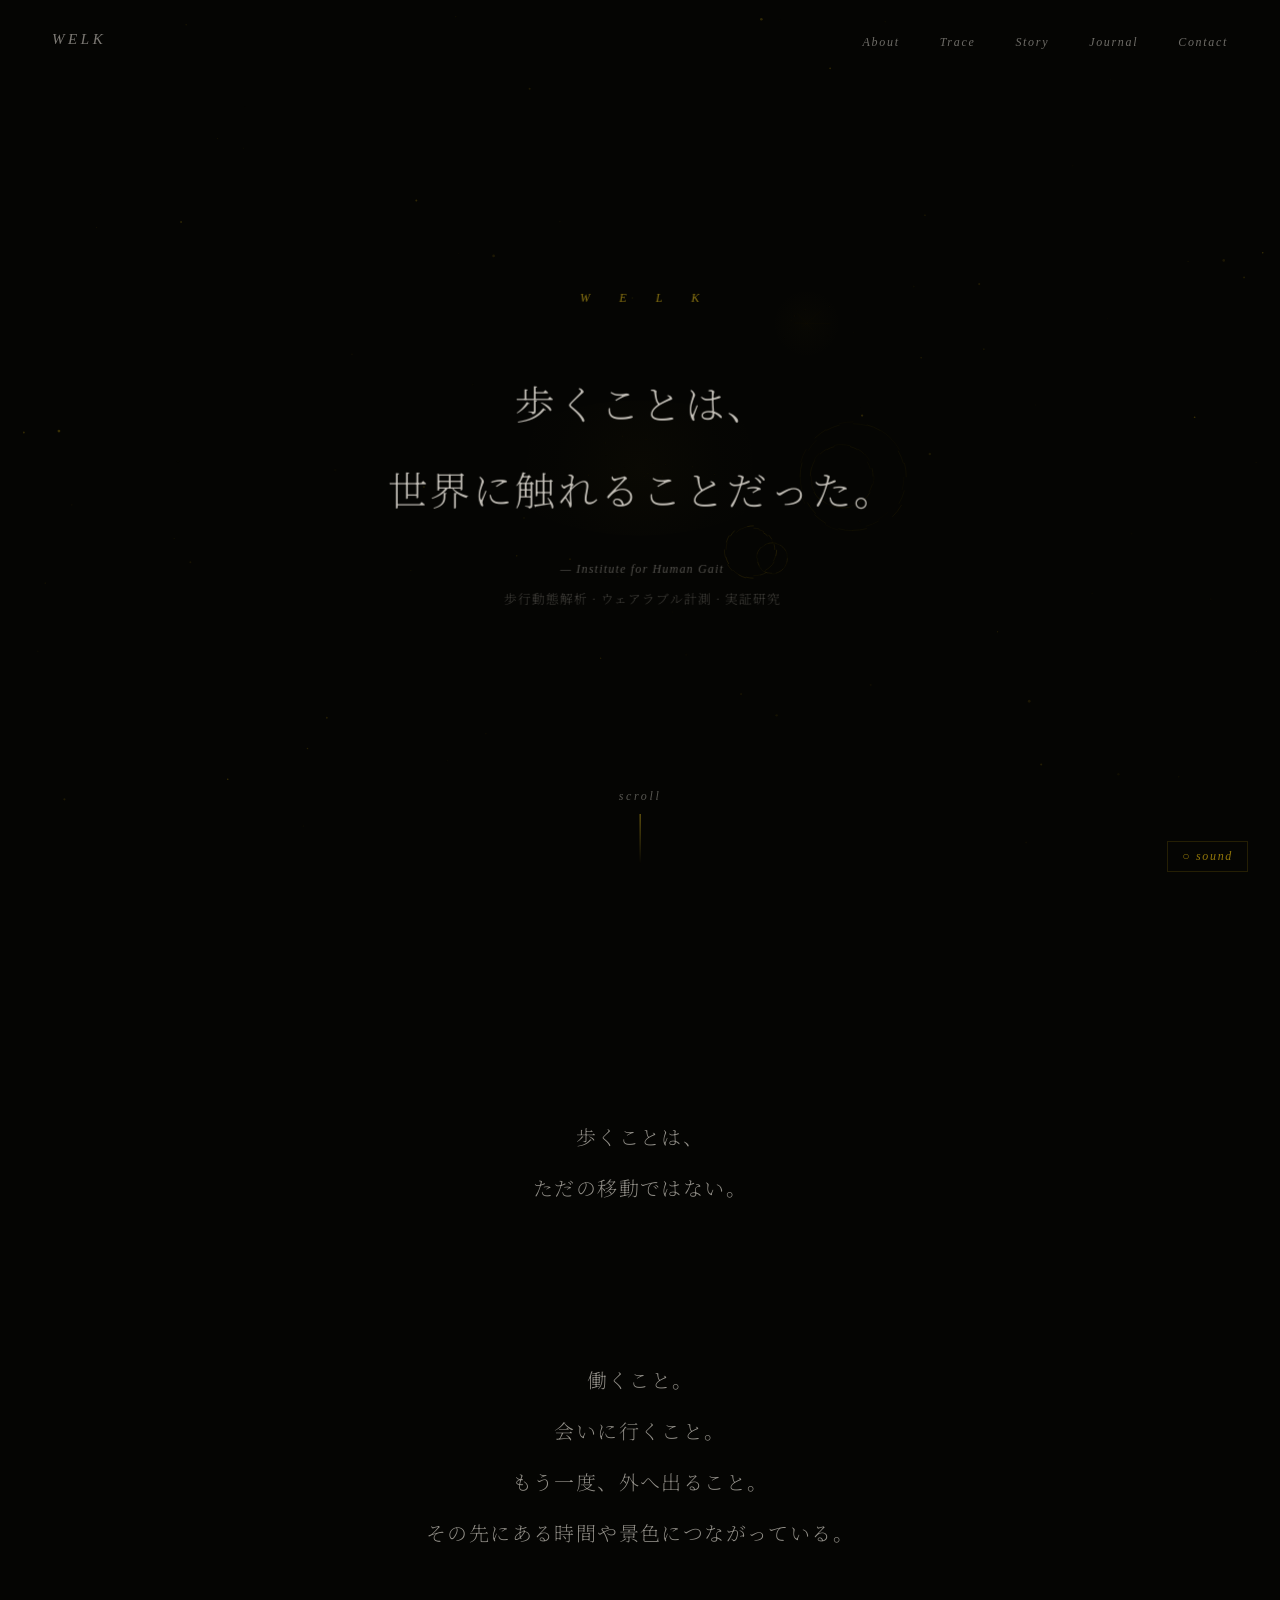
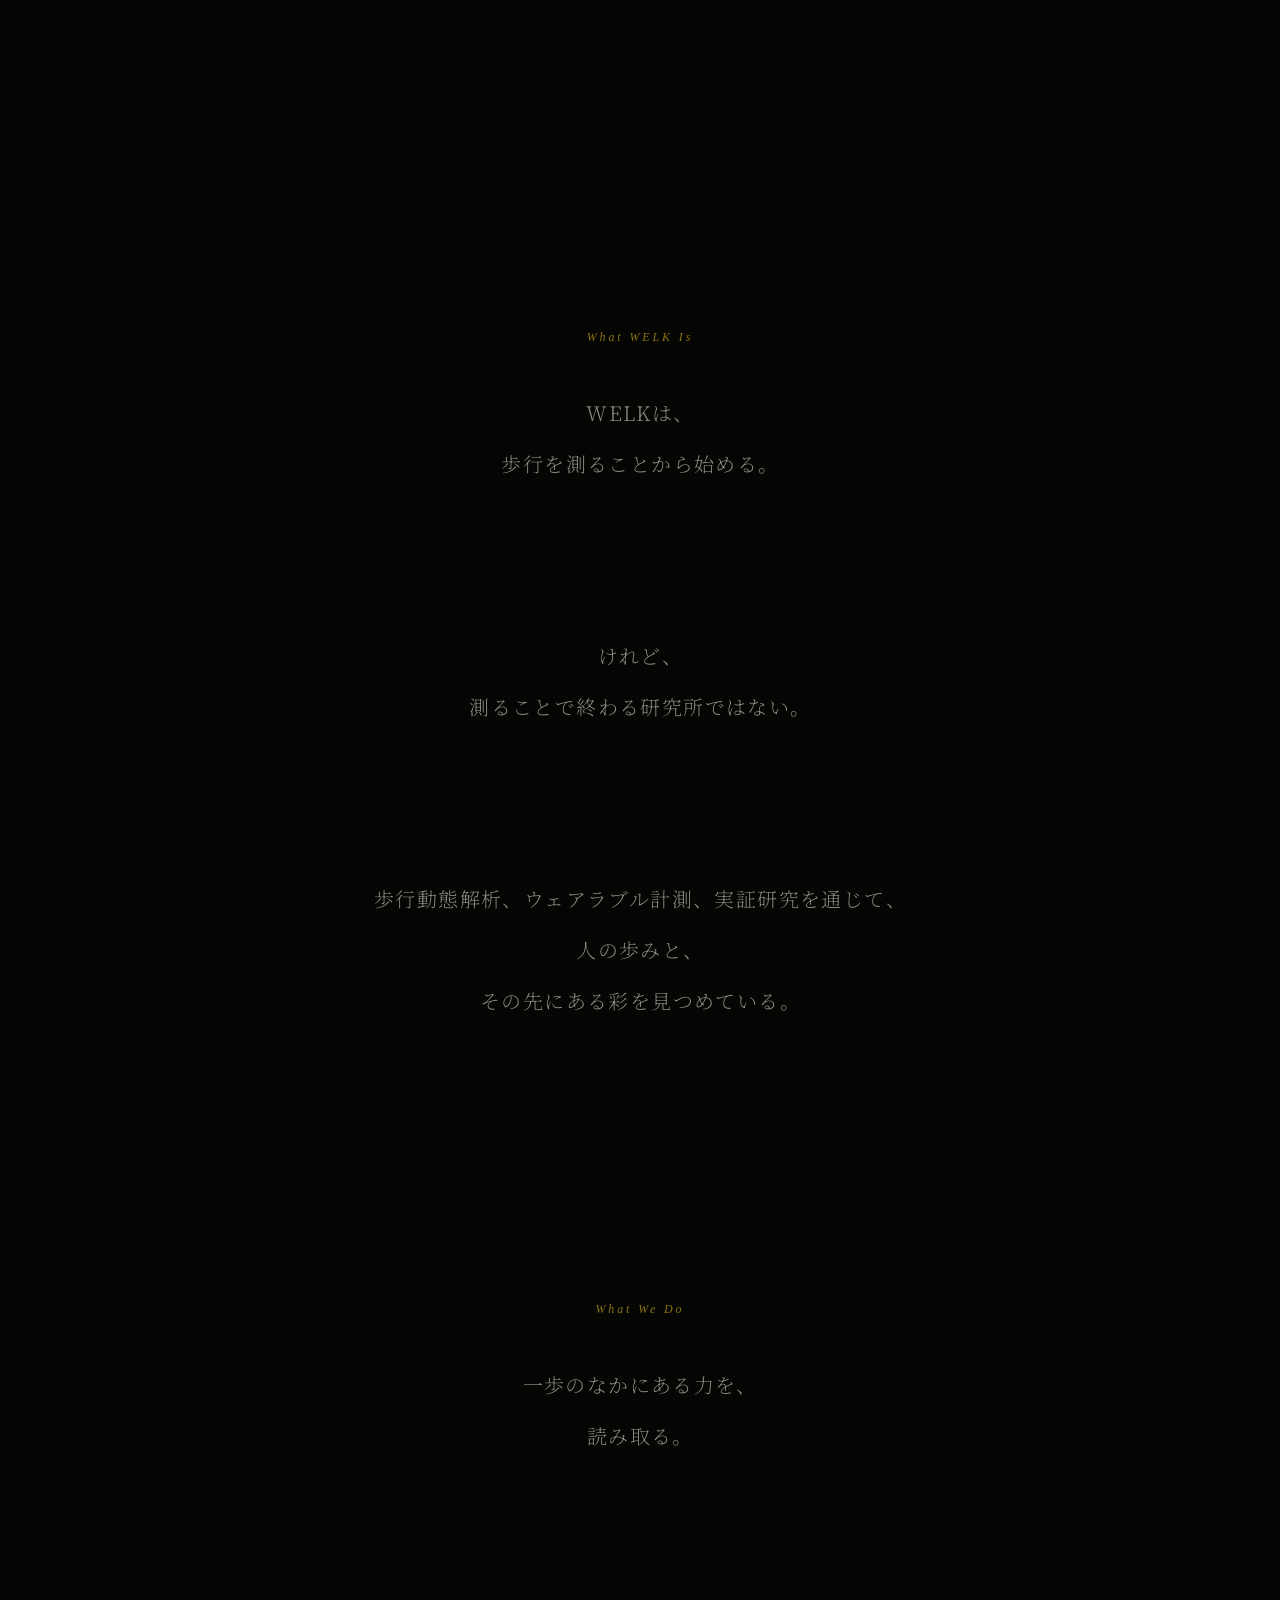
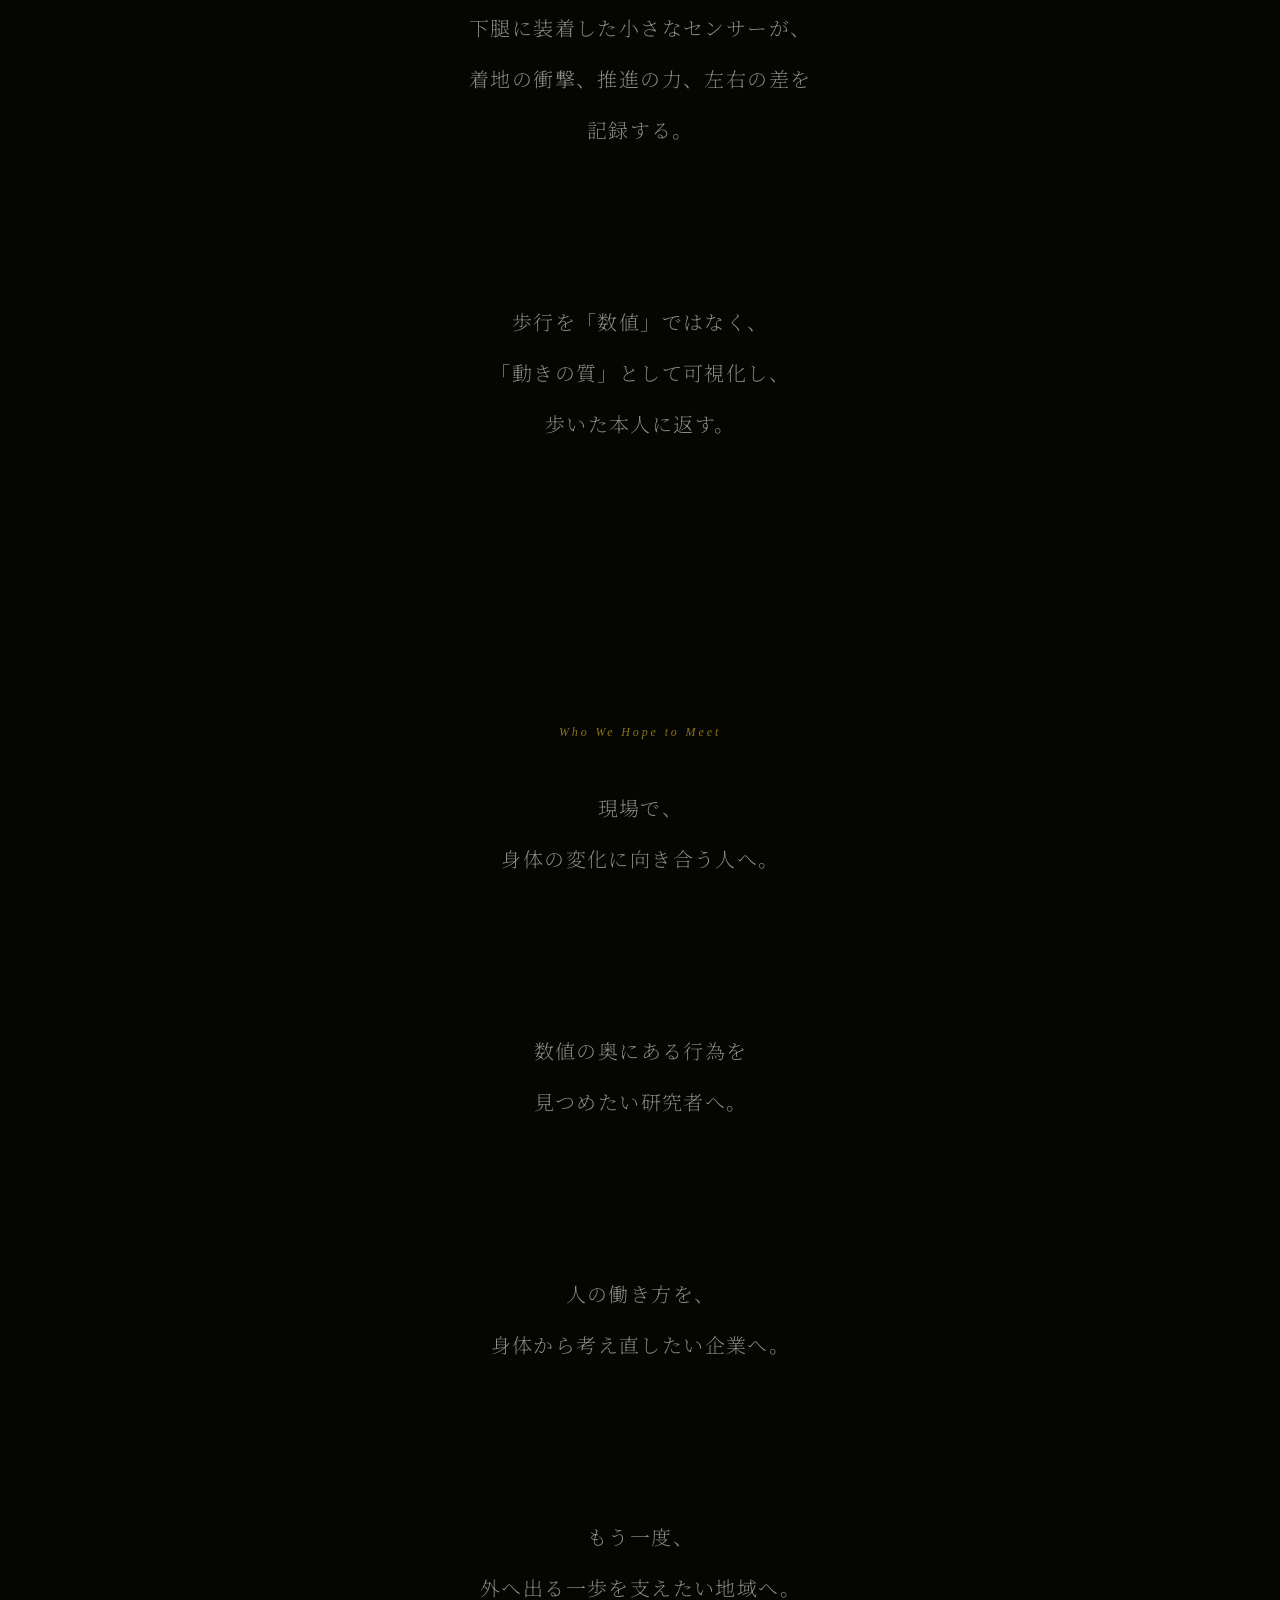
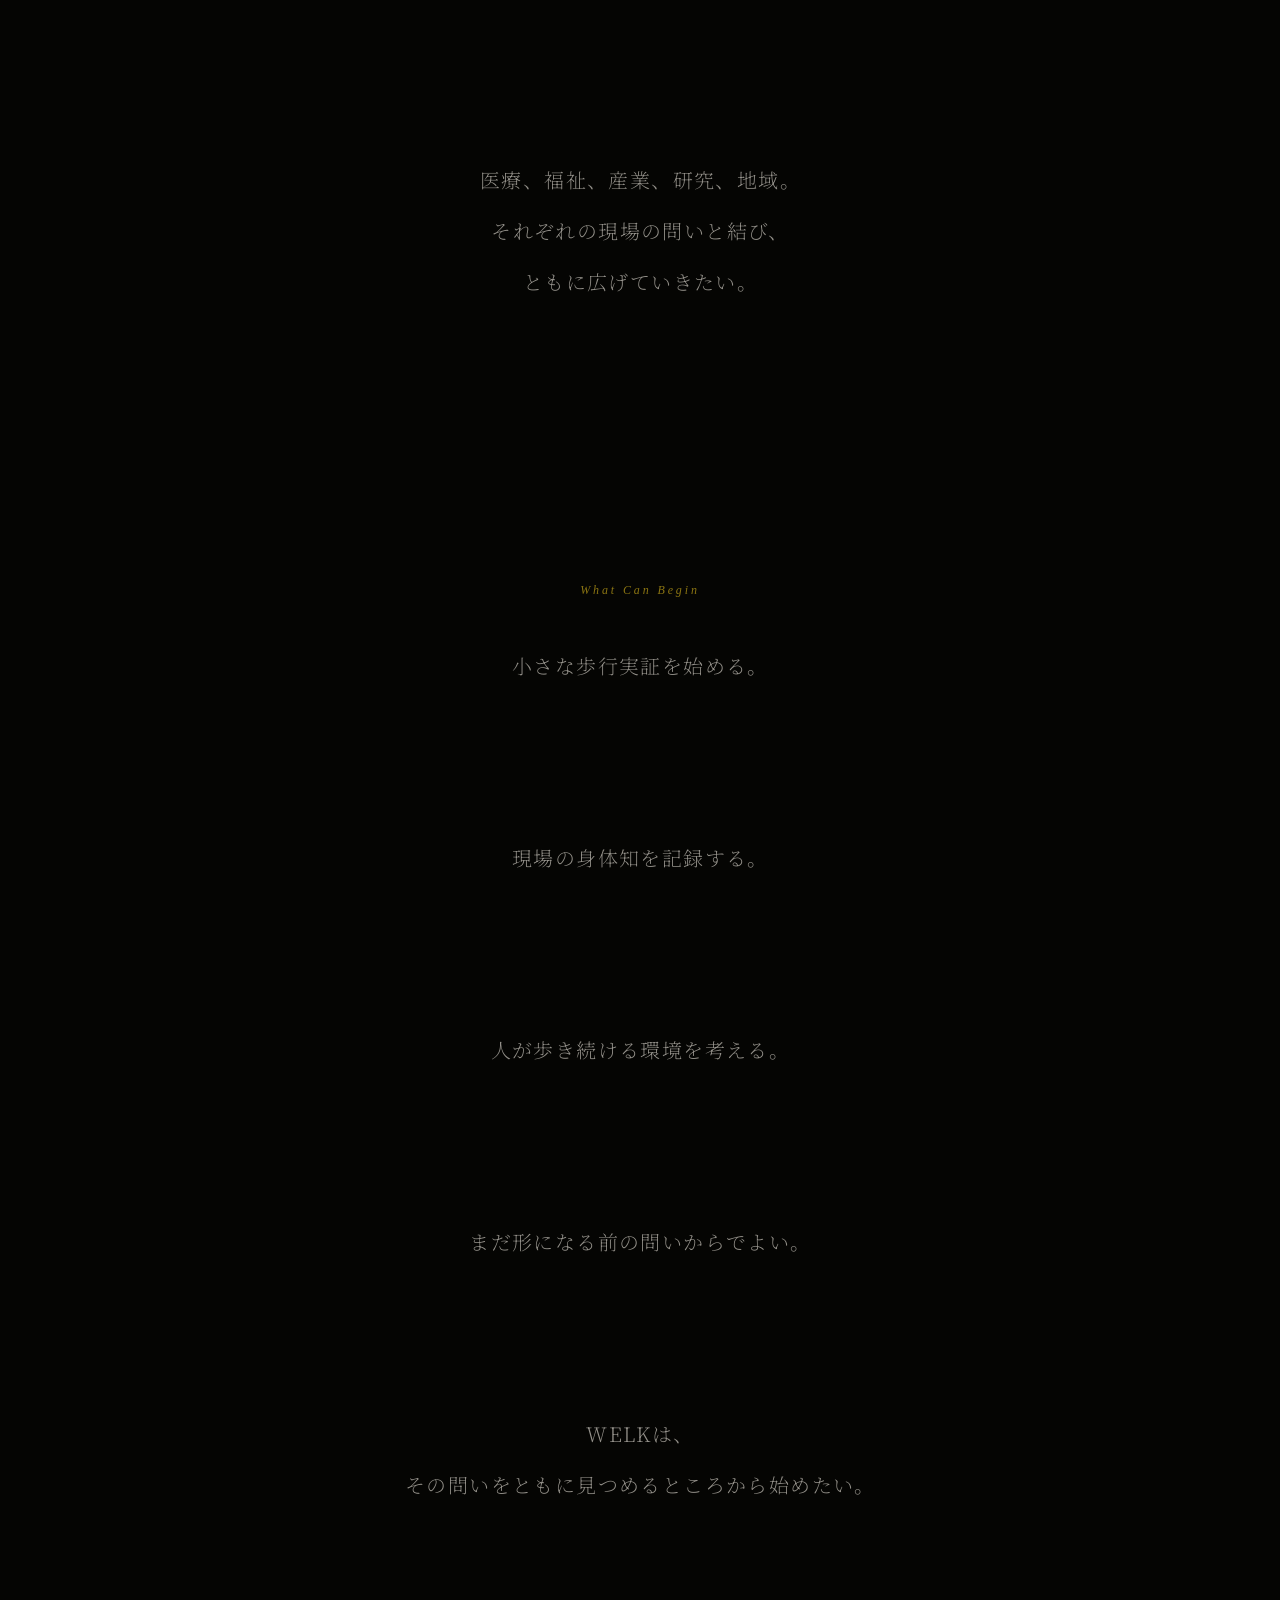
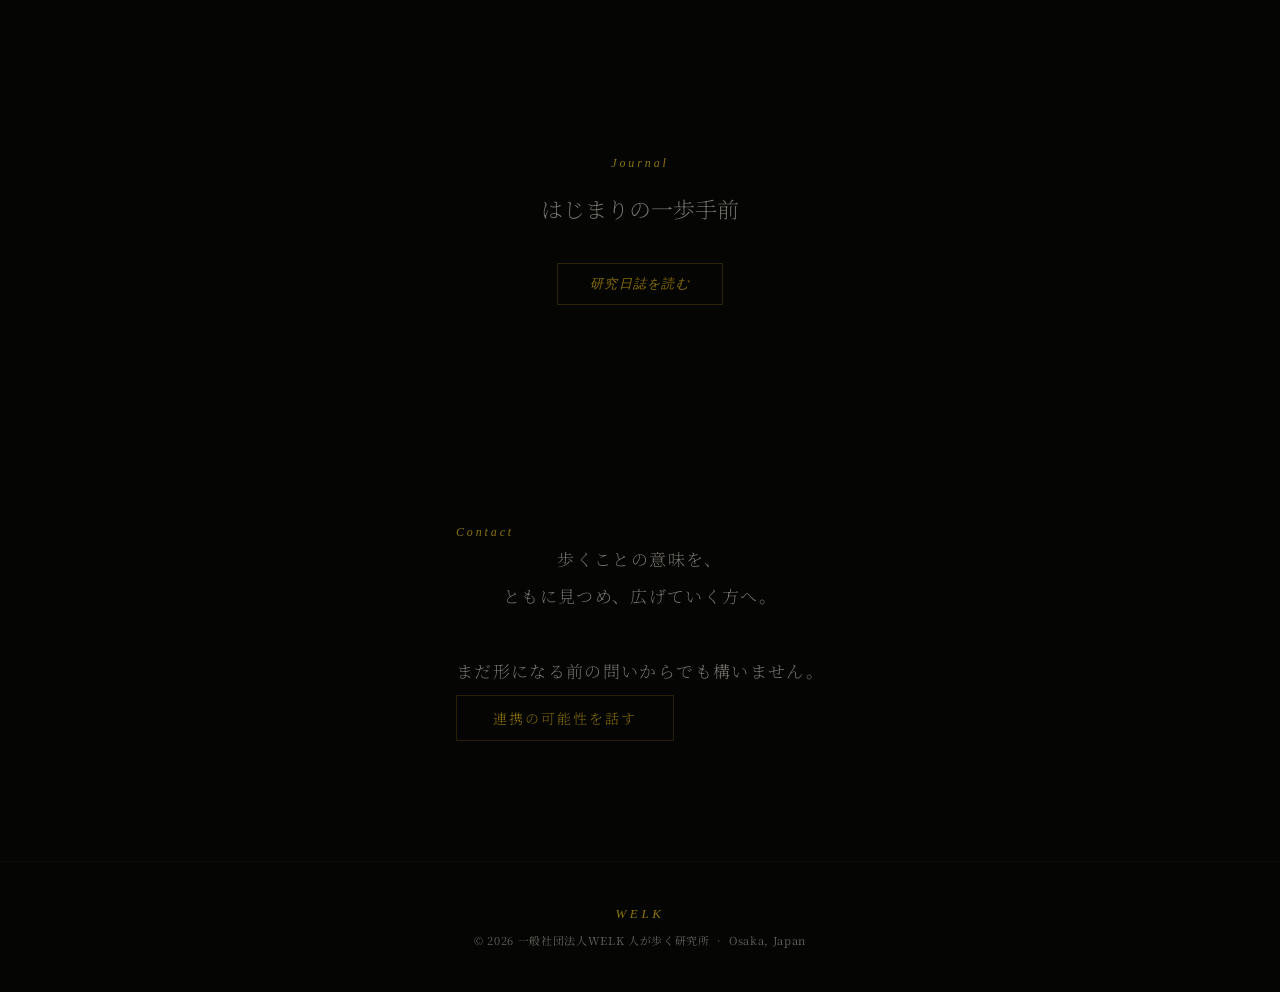
<file: index.html>
<!DOCTYPE html>
<html lang="ja">
<head>
  <meta charset="UTF-8">
  <meta name="viewport" content="width=device-width, initial-scale=1.0">
  <title>WELK 人が歩く研究所</title>
  <meta name="description" content="歩くことは、世界に触れることだった。歩行動態解析、ウェアラブル計測、実証研究を通じて、人の歩みとその先にある彩を見つめる研究所。">
  <link rel="canonical" href="https://www.welk-lab.jp/index.html">
  <meta property="og:title" content="WELK 人が歩く研究所">
  <meta property="og:description" content="歩くことは、世界に触れることだった。歩行動態解析、ウェアラブル計測、実証研究を通じて、人の歩みとその先にある彩を見つめる研究所。">
  <meta property="og:type" content="website">
  <meta property="og:url" content="https://www.welk-lab.jp/index.html">
  <meta property="og:image" content="https://www.welk-lab.jp/assets/ogp.png">
  <meta property="og:site_name" content="WELK 人が歩く研究所">
  <meta name="twitter:card" content="summary_large_image">
  <meta name="twitter:title" content="WELK 人が歩く研究所">
  <meta name="twitter:description" content="歩くことは、世界に触れることだった。歩行動態解析、ウェアラブル計測、実証研究を通じて、人の歩みとその先にある彩を見つめる研究所。">
  <meta name="twitter:image" content="https://www.welk-lab.jp/assets/ogp.png">
  <meta name="theme-color" content="#050503">
  <link rel="preconnect" href="https://fonts.googleapis.com">
  <link rel="preconnect" href="https://fonts.gstatic.com" crossorigin>
  <link href="https://fonts.googleapis.com/css2?family=Noto+Serif+JP:wght@200;300&amp;family=IM+Fell+English:ital@0;1&amp;display=swap" rel="stylesheet">
  <style>
    *, *::before, *::after { box-sizing: border-box; margin: 0; padding: 0; }
    :root {
      --gold:  #B8960C;
      --goldL: #C9A84C;
      --goldD: #8A7412;
      --ink:   #050503;
      --paper: #EAE5DC;
    }
    html { scroll-behavior: smooth; }
    body {
      background: var(--ink);
      color: var(--paper);
      font-family: 'Noto Serif JP', serif;
      overflow-x: hidden;
    }
    h1, h2, h3, p,
    .word-line, .ce-text, .j-title {
      line-break: strict;
      text-wrap: pretty;
    }
    h1, h2, h3 {
      text-wrap: balance;
    }
    @supports (word-break: auto-phrase) {
      h1, h2, h3, p,
      .word-line, .ce-text, .j-title {
        word-break: auto-phrase;
      }
    }

    /* canvas */
    #c {
      position: fixed; inset: 0;
      width: 100%; height: 100%;
      z-index: 0; pointer-events: none;
    }

    /* sound btn */
    #snd {
      position: fixed; bottom: 28px; right: 32px;
      z-index: 200; background: none;
      border: 0.5px solid rgba(184,150,12,0.18);
      color: rgba(184,150,12,0.78);
      font-family: 'IM Fell English', serif; font-style: italic;
      font-size: 12px; letter-spacing: 0.14em;
      padding: 7px 14px; cursor: pointer;
      transition: color .4s, border-color .4s;
    }
    #snd:hover, #snd.on {
      color: rgba(184,150,12,.75);
      border-color: rgba(184,150,12,.45);
    }

    /* nav */
    nav {
      position: fixed; top: 0; left: 0; right: 0;
      z-index: 100;
      display: flex; justify-content: space-between; align-items: center;
      padding: 28px 52px;
    }
    .logo {
      font-family: 'IM Fell English', serif; font-style: italic;
      font-size: 15px; letter-spacing: 0.24em;
      color: rgba(234,229,220,.52); text-decoration: none;
      transition: color .6s;
    }
    .logo:hover { color: rgba(234,229,220,.72); }
    .nav-links {
      display: flex; gap: 40px; list-style: none;
      opacity: 0; transform: translateY(-5px);
      transition: opacity 0.5s ease, transform 0.5s ease;
      pointer-events: none;
    }
    .nav-links.show { opacity: 1; transform: none; pointer-events: auto; }
    .nav-links a {
      font-family: 'IM Fell English', serif; font-style: italic;
      font-size: 12px; letter-spacing: 0.14em;
      color: rgba(234,229,220,.46); text-decoration: none;
      transition: color .5s;
    }
    .nav-links a:hover { color: rgba(234,229,220,.72); }

    /* hero */
    #hero {
      position: relative; z-index: 1;
      height: 100vh;
      display: flex; flex-direction: column;
      align-items: center; justify-content: center;
      pointer-events: none; overflow: hidden;
    }
    .hero-text {
      text-align: center;
      opacity: 1;
      
      /* drift applied via JS */
      will-change: transform;
    }
    .hero-brand {
      font-family: 'IM Fell English', serif; font-style: italic;
      font-size: 12px; letter-spacing: .42em;
      color: var(--goldD); display: block; margin-bottom: 54px;
    }
    .hero-copy {
      font-weight: 200;
      font-size: clamp(28px,3.2vw,40px);
      line-height: 2.15; letter-spacing: .06em;
      color: rgba(234,229,220,.84);
    }
    .line {
      display: block; opacity: 0;
      filter: blur(10px) brightness(.6);
      animation: emerge 2.4s cubic-bezier(.16,1,.3,1) forwards;
    }
    .line:nth-child(1) { animation-delay: 0s; animation-duration: 4.8s; }
    .line:nth-child(2) { animation-delay: 2.0s; }
    .hero-en {
      display: block; margin-top: 30px;
      font-family: 'IM Fell English', serif; font-style: italic;
      font-size: 12px; letter-spacing: .1em;
      color: rgba(234,229,220,.34);
      opacity: 1;
    }
    .scroll-ind {
      position: absolute; bottom: 36px; left: 50%;
      transform: translateX(-50%);
      display: flex; flex-direction: column; align-items: center; gap: 10px;
      opacity: 0; animation: fadeOnly 0.5s ease 1.2s forwards;
    }
    .scroll-ind span {
      font-family: 'IM Fell English', serif; font-style: italic;
      font-size: 12px; letter-spacing: .22em;
      color: rgba(234,229,220,.36);
    }
    .scroll-line {
      width: .5px; height: 50px;
      background: linear-gradient(to bottom, var(--goldD), transparent);
      animation: breatheLine 2.8s ease-in-out infinite;
    }

    /* about */
    #about {
      position: relative; z-index: 1;
      min-height: 100vh;
      display: flex; align-items: center; justify-content: center;
      padding: 130px 52px;
    }
    .about-inner { max-width: 540px; text-align: center; }

    /* ── 行単位の沈殿 ── */
    .word-line {
      display: block;
      font-weight: 200;
      font-size: clamp(18px, 1.7vw, 20px);
      line-height: 1;           /* 行間はmargin-bottomで制御 */
      letter-spacing: .07em;
      color: rgba(234,229,220,0);  /* 初期：完全透明 */
      filter: blur(14px) brightness(.3);
      transform: translateY(6px);
      margin-bottom: 1.55em;     /* 行間の余白 */
      will-change: color, filter, transform;
      /* transitionはJSで個別に設定 */
    }
    /* 重い言葉：より暗く、より深く始まる */
    .word-line.heavy {
      filter: blur(18px) brightness(.2);
      transform: translateY(9px);
    }
    /* 出現後：超微細drift（存在感） */
    .word-line.settled {
      animation: wordDrift var(--drift-dur, 8s) ease-in-out infinite;
      animation-delay: var(--drift-off, 0s);
    }
    @keyframes wordDrift {
      0%,100% { transform: translateY(var(--dy0, 0px)); }
      33%      { transform: translateY(var(--dy1, 0.3px)); }
      66%      { transform: translateY(var(--dy2,-0.2px)); }
    }

    .thought-group { margin-bottom: 0; }

    .divider {
      width: .5px; height: 68px;
      background: linear-gradient(to bottom, transparent, var(--goldD), transparent);
      margin: 52px auto;
      opacity: 0; transition: opacity 0.5s ease;
    }
    .divider.up { opacity: .55; }

    /* journal */
    #journal {
      position: relative; z-index: 1;
      padding: 100px 52px;
      display: flex; align-items: center; justify-content: center;
    }
    .j-inner { text-align: center; }
    .j-eye {
      font-family: 'IM Fell English', serif; font-style: italic;
      font-size: 12px; letter-spacing: .24em;
      font-weight: 400;
      color: var(--goldD); display: block; margin-bottom: 18px;
    }
    .j-title {
      font-weight: 200; font-size: clamp(18px,1.9vw,22px);
      color: rgba(234,229,220,.5); margin-bottom: 34px; line-height: 1.8;
    }
    .j-cta {
      display: inline-block; padding: 11px 32px;
      border: .5px solid rgba(184,150,12,.22);
      color: rgba(184,150,12,.72); text-decoration: none;
      font-family: 'IM Fell English', serif; font-style: italic;
      font-size: 13px; letter-spacing: .1em;
      transition: all .5s;
    }
    .j-cta:hover { border-color: var(--goldL); color: var(--goldL); background: rgba(184,150,12,.04); }

    footer {
      position: relative; z-index: 1;
      padding: 44px 52px; text-align: center;
      border-top: .5px solid rgba(184,150,12,.06);
    }
    .f-logo {
      font-family: 'IM Fell English', serif; font-style: italic;
      font-size: 13px; letter-spacing: .28em;
      color: var(--goldD); margin-bottom: 10px;
    }
    .f-copy { font-size: 11px; letter-spacing: .06em; color: rgba(234,229,220,.42); }

    @keyframes riseIn {
      from { opacity: 0; transform: translateY(14px); }
      to   { opacity: 1; transform: translateY(0); }
    }
    @keyframes emerge {
      from { opacity: 0; filter: blur(10px) brightness(.6); transform: translateY(12px); }
      to   { opacity: 1; filter: blur(0) brightness(1); transform: none; }
    }
    @keyframes fadeOnly {
      from { opacity: 0; } to { opacity: 1; }
    }
    @keyframes breatheLine {
      0%,100% { opacity: .22; transform: scaleY(.82); }
      50%      { opacity: .7;  transform: scaleY(1.12); }
    }

    /* section blocks (post-about) */
    .section-block {
      position: relative; z-index: 1;
      min-height: 80vh;
      display: flex; align-items: center; justify-content: center;
      padding: 130px 52px;
    }
    .section-inner { max-width: 540px; text-align: center; }
    .section-eye {
      font-family: 'IM Fell English', serif; font-style: italic;
      font-size: 12px; letter-spacing: .24em;
      font-weight: 400;
      color: var(--goldD); display: block;
      text-align: center;
      margin-bottom: 58px;
      opacity: 0; transition: opacity 0.5s ease;
    }
    .section-eye.up { opacity: 1; }

    /* contact entry */
    #contact-entry {
      position: relative; z-index: 1;
      padding: 120px 52px;
      display: flex; flex-direction: column;
      align-items: center; justify-content: center;
      gap: 28px;
    }
    .ce-eye {
      font-family: 'IM Fell English', serif; font-style: italic;
      font-size: 12px; letter-spacing: .24em;
      font-weight: 400;
      color: var(--goldD);
    }
    .ce-text {
      font-weight: 200;
      font-size: clamp(14px, 1.6vw, 17px);
      letter-spacing: .08em; line-height: 2.2;
      color: rgba(234,229,220,.52);
      text-align: center;
    }
    .ce-cta {
      display: inline-block; padding: 12px 36px; margin-top: 6px;
      border: .5px solid rgba(184,150,12,.18);
      color: rgba(184,150,12,.78); text-decoration: none;
      font-family: 'Noto Serif JP', serif;
      font-weight: 200;
      font-size: clamp(12px, 1.3vw, 14px);
      letter-spacing: .14em;
      transition: all .5s;
    }
    .ce-cta:hover {
      border-color: rgba(184,150,12,.45);
      color: rgba(184,150,12,.72);
      background: rgba(184,150,12,.03);
    }
    .thought { opacity: 0; transform: translateY(10px); transition: opacity 0.35s ease, transform 0.35s ease; }
    .thought.up { opacity: 1; transform: none; }

    @media (max-width: 640px) {
      nav { padding: 16px 18px; gap: 14px; align-items: flex-start; }
      .nav-links { gap: 8px 14px; flex-wrap: wrap; justify-content: flex-end; max-width: 246px; }
      .nav-links a { font-size: 11px; letter-spacing: .08em; }
      .logo { font-size: 14px; letter-spacing: .18em; }
      #c { filter: brightness(1.28) contrast(1.08); }
      #about, #journal, .section-block, #contact-entry { padding: 80px 28px; }
      .section-block { min-height: 60vh; }
      .word-line { margin-bottom: 1.8em; }
      .hero-brand { font-size: 12px; letter-spacing: .34em; margin-bottom: 40px; }
      .hero-en { font-size: 12px; }
      .j-cta { font-size: 13px; padding: 12px 28px; }
      .scroll-ind span { font-size: 12px; }
    }

    @media (max-width: 430px) {
      nav { padding: 18px 20px; }
      .nav-links a {
        font-size: 11px;
        letter-spacing: .08em;
      }
      #snd {
        right: max(18px, env(safe-area-inset-right));
        bottom: max(18px, env(safe-area-inset-bottom));
        padding: 7px 12px;
      }
      #about, #journal, .section-block, #contact-entry {
        padding: 72px 24px;
      }
      .word-line {
        font-size: clamp(15px, 4.2vw, 17px);
        line-height: 1.75;
        letter-spacing: .045em;
        margin-bottom: 1.25em;
      }
      .section-eye { margin-bottom: 42px; }
    }

    @media (prefers-reduced-motion: reduce) {
      html { scroll-behavior: auto; }
      .hero-text,
      .line,
      .hero-en,
      .scroll-ind,
      .word-line,
      .divider,
      .section-eye,
      .thought {
        animation: none !important;
        transition: none !important;
        transform: none !important;
        filter: none !important;
        opacity: 1 !important;
      }
      .word-line { color: rgba(234,229,220,.62); }
      .scroll-line { animation: none !important; }
    }
  </style>
</head>
<body>

<canvas id="c" aria-hidden="true"></canvas>
<button id="snd" type="button" aria-label="環境音を再生する" aria-pressed="false">&#9675; sound</button>

<nav aria-label="Primary">
  <a class="logo" href="index.html">WELK</a>
  <ul class="nav-links" id="nl">
    <li><a href="about.html">About</a></li>
    <li><a href="trace.html">Trace</a></li>
    <li><a href="story.html">Story</a></li>
    <li><a href="journal.html">Journal</a></li>
    <li><a href="contact.html">Contact</a></li>
  </ul>
</nav>

<section id="hero">
  <div class="hero-text" id="ht">
    <span class="hero-brand">W &nbsp; E &nbsp; L &nbsp; K</span>
    <h1 class="hero-copy">
      <span class="line">歩くことは、</span>
      <span class="line">世界に触れることだった。</span>
    </h1>
    <span class="hero-en">— Institute for Human Gait</span>
    <span class="hero-en" style="margin-top:12px;font-family:'Noto Serif JP',serif;font-style:normal;font-weight:200;font-size:clamp(11px,1.2vw,13px);letter-spacing:.08em;color:rgba(234,229,220,.3)">歩行動態解析 · ウェアラブル計測 · 実証研究</span>
  </div>
  <div class="scroll-ind">
    <span>scroll</span>
    <div class="scroll-line"></div>
  </div>
</section>

<section id="about">
  <div class="about-inner">

    <!-- ブロック1：歩くことは、ただの移動ではない。 -->
    <div class="thought-group">
      <span class="word-line" data-delay="0"   data-dur="3000" data-drift="8.0s" data-dy0="0px"    data-dy1="0.2px"   data-dy2="-0.15px">歩くことは、</span>
      <span class="word-line heavy" data-delay="400" data-dur="4200" data-drift="10s" data-dy0="-0.08px" data-dy1="0.22px" data-dy2="0.1px">ただの移動ではない。</span>
    </div>

    <div class="divider"></div>

    <!-- ブロック2：働くこと、会いに行くこと、外へ出ること -->
    <div class="thought-group">
      <span class="word-line" data-delay="0"   data-dur="3000" data-drift="8.5s" data-dy0="0.06px"  data-dy1="-0.18px" data-dy2="0.1px">働くこと。</span>
      <span class="word-line" data-delay="350" data-dur="3200" data-drift="9.0s" data-dy0="-0.08px" data-dy1="0.2px"   data-dy2="-0.1px">会いに行くこと。</span>
      <span class="word-line" data-delay="700" data-dur="3400" data-drift="9.8s" data-dy0="0.05px"  data-dy1="-0.15px" data-dy2="0.12px">もう一度、外へ出ること。</span>
      <span class="word-line heavy" data-delay="1050" data-dur="4800" data-drift="12s" data-dy0="0px" data-dy1="0.18px" data-dy2="-0.25px">その先にある時間や景色につながっている。</span>
    </div>

  </div>
</section>


<!-- ═══════════════════════════════════════════
     1. What WELK Is — 宣言と実体
═══════════════════════════════════════════ -->
<section class="section-block" id="welk-is">
  <div class="section-inner">

    <h2 class="section-eye">What WELK Is</h2>

    <div class="thought-group">
      <span class="word-line" data-delay="0"   data-dur="3200" data-drift="8s"  data-dy0="0px"    data-dy1="0.22px"  data-dy2="-0.15px">WELKは、</span>
      <span class="word-line" data-delay="400" data-dur="3800" data-drift="10s" data-dy0="-0.08px" data-dy1="0.2px"  data-dy2="0.1px">歩行を測ることから始める。</span>
    </div>

    <div class="divider"></div>

    <div class="thought-group">
      <span class="word-line" data-delay="0"   data-dur="3000" data-drift="8.5s" data-dy0="0.06px"  data-dy1="-0.15px" data-dy2="0.1px">けれど、</span>
      <span class="word-line heavy" data-delay="450" data-dur="4400" data-drift="12s" data-dy0="0px" data-dy1="0.15px" data-dy2="-0.22px">測ることで終わる研究所ではない。</span>
    </div>

    <div class="divider"></div>

    <div class="thought-group">
      <span class="word-line" data-delay="0"   data-dur="3000" data-drift="8.5s" data-dy0="0.05px"  data-dy1="-0.15px" data-dy2="0.12px">歩行動態解析、ウェアラブル計測、実証研究を通じて、</span>
      <span class="word-line" data-delay="400" data-dur="3400" data-drift="9.8s" data-dy0="-0.08px" data-dy1="0.2px"   data-dy2="-0.1px">人の歩みと、</span>
      <span class="word-line heavy" data-delay="800" data-dur="4800" data-drift="13s" data-dy0="0px" data-dy1="0.15px" data-dy2="-0.25px">その先にある彩を見つめている。</span>
    </div>

  </div>
</section>


<!-- ═══════════════════════════════════════════
     2. What We Do — 活動の輪郭
═══════════════════════════════════════════ -->
<section class="section-block" id="action">
  <div class="section-inner">

    <h2 class="section-eye">What We Do</h2>

    <div class="thought-group">
      <span class="word-line" data-delay="0"    data-dur="3200" data-drift="8s"  data-dy0="0px"    data-dy1="0.22px" data-dy2="-0.15px">一歩のなかにある力を、</span>
      <span class="word-line heavy" data-delay="450" data-dur="4200" data-drift="11s" data-dy0="0px"    data-dy1="0.18px" data-dy2="-0.2px">読み取る。</span>
    </div>

    <div class="divider"></div>

    <div class="thought-group">
      <span class="word-line" data-delay="0"    data-dur="3000" data-drift="8.2s" data-dy0="0.05px"  data-dy1="-0.18px" data-dy2="0.12px">下腿に装着した小さなセンサーが、</span>
      <span class="word-line" data-delay="350" data-dur="3400" data-drift="9s"   data-dy0="-0.08px" data-dy1="0.2px"   data-dy2="0.1px">着地の衝撃、推進の力、左右の差を</span>
      <span class="word-line" data-delay="700" data-dur="3600" data-drift="9.5s" data-dy0="0px"     data-dy1="0.15px"  data-dy2="-0.18px">記録する。</span>
    </div>

    <div class="divider"></div>

    <div class="thought-group">
      <span class="word-line" data-delay="0"   data-dur="3200" data-drift="8.8s" data-dy0="0.1px"   data-dy1="-0.15px" data-dy2="0.08px">歩行を「数値」ではなく、</span>
      <span class="word-line" data-delay="400" data-dur="3500" data-drift="10s"  data-dy0="-0.1px"  data-dy1="0.22px"  data-dy2="-0.08px">「動きの質」として可視化し、</span>
      <span class="word-line heavy" data-delay="850" data-dur="4400" data-drift="12s" data-dy0="0px" data-dy1="0.15px" data-dy2="-0.22px">歩いた本人に返す。</span>
    </div>

  </div>
</section>


<!-- ═══════════════════════════════════════════
     3. Who We Hope to Meet — 出会いたい人たち
═══════════════════════════════════════════ -->
<section class="section-block" id="meet">
  <div class="section-inner">

    <h2 class="section-eye">Who We Hope to Meet</h2>

    <div class="thought-group">
      <span class="word-line" data-delay="0"    data-dur="3000" data-drift="8s"  data-dy0="0px"    data-dy1="0.22px"  data-dy2="-0.15px">現場で、</span>
      <span class="word-line" data-delay="350" data-dur="3800" data-drift="10s" data-dy0="-0.1px" data-dy1="0.25px"  data-dy2="0.08px">身体の変化に向き合う人へ。</span>
    </div>

    <div class="divider"></div>

    <div class="thought-group">
      <span class="word-line" data-delay="0"    data-dur="3200" data-drift="8.5s" data-dy0="0.08px"  data-dy1="-0.18px" data-dy2="0.12px">数値の奥にある行為を</span>
      <span class="word-line" data-delay="400" data-dur="3500" data-drift="9.8s" data-dy0="-0.1px"  data-dy1="0.2px"   data-dy2="-0.1px">見つめたい研究者へ。</span>
    </div>

    <div class="divider"></div>

    <div class="thought-group">
      <span class="word-line" data-delay="0"    data-dur="3000" data-drift="8.2s" data-dy0="0.05px"  data-dy1="-0.15px" data-dy2="0.1px">人の働き方を、</span>
      <span class="word-line" data-delay="350" data-dur="3500" data-drift="9.5s" data-dy0="-0.08px" data-dy1="0.2px"   data-dy2="-0.08px">身体から考え直したい企業へ。</span>
    </div>

    <div class="divider"></div>

    <div class="thought-group">
      <span class="word-line" data-delay="0"    data-dur="3200" data-drift="8.8s" data-dy0="0.1px"   data-dy1="-0.12px" data-dy2="0.15px">もう一度、</span>
      <span class="word-line" data-delay="400" data-dur="3600" data-drift="10s"  data-dy0="-0.06px" data-dy1="0.22px"  data-dy2="-0.12px">外へ出る一歩を支えたい地域へ。</span>
    </div>

    <div class="divider"></div>

    <div class="thought-group">
      <span class="word-line" data-delay="0"   data-dur="2800" data-drift="8s"   data-dy0="0.08px"  data-dy1="-0.12px" data-dy2="0.1px">医療、福祉、産業、研究、地域。</span>
      <span class="word-line" data-delay="400" data-dur="3400" data-drift="9.5s" data-dy0="0px"     data-dy1="0.18px"  data-dy2="-0.15px">それぞれの現場の問いと結び、</span>
      <span class="word-line heavy" data-delay="850" data-dur="5000" data-drift="14s" data-dy0="0px" data-dy1="0.12px"  data-dy2="-0.2px">ともに広げていきたい。</span>
    </div>

  </div>
</section>


<!-- ═══════════════════════════════════════════
     4. What Can Begin — はじまりの余白
═══════════════════════════════════════════ -->
<section class="section-block" id="begin">
  <div class="section-inner">

    <h2 class="section-eye">What Can Begin</h2>

    <div class="thought-group">
      <span class="word-line" data-delay="0"    data-dur="3000" data-drift="8s"   data-dy0="0px"    data-dy1="0.2px"   data-dy2="-0.15px">小さな歩行実証を始める。</span>
    </div>

    <div class="divider"></div>

    <div class="thought-group">
      <span class="word-line" data-delay="0"    data-dur="3000" data-drift="8.5s" data-dy0="0.06px"  data-dy1="-0.18px" data-dy2="0.1px">現場の身体知を記録する。</span>
    </div>

    <div class="divider"></div>

    <div class="thought-group">
      <span class="word-line" data-delay="0"    data-dur="3000" data-drift="9s"   data-dy0="-0.08px" data-dy1="0.15px"  data-dy2="0.12px">人が歩き続ける環境を考える。</span>
    </div>

    <div class="divider"></div>

    <div class="thought-group">
      <span class="word-line heavy" data-delay="0"   data-dur="5200" data-drift="14s" data-dy0="0px" data-dy1="0.12px" data-dy2="-0.22px">まだ形になる前の問いからでよい。</span>
    </div>

    <div class="divider"></div>

    <div class="thought-group">
      <span class="word-line" data-delay="0"   data-dur="3200" data-drift="9s"   data-dy0="0px"    data-dy1="0.18px"  data-dy2="-0.12px">WELKは、</span>
      <span class="word-line heavy" data-delay="400" data-dur="4800" data-drift="13s" data-dy0="0px" data-dy1="0.15px" data-dy2="-0.2px">その問いをともに見つめるところから始めたい。</span>
    </div>

  </div>
</section>


<!-- ═══════════════════════════════════════════
     5. Journal — 研究日誌
═══════════════════════════════════════════ -->
<section id="journal">
  <div class="j-inner thought">
    <h2 class="j-eye">Journal</h2>
    <p class="j-title">はじまりの一歩手前</p>
    <a class="j-cta" href="https://note.com/welk_lab" target="_blank" rel="noopener noreferrer">研究日誌を読む</a>
  </div>
</section>


<!-- ═══════════════════════════════════════════
     6. Contact — 静かな入口
═══════════════════════════════════════════ -->
<section id="contact-entry">
  <div class="thought">
    <h2 class="ce-eye">Contact</h2>
    <p class="ce-text">
      歩くことの意味を、<br>
      ともに見つめ、広げていく方へ。<br><br>
      まだ形になる前の問いからでも構いません。
    </p>
    <a class="ce-cta" href="contact.html">連携の可能性を話す</a>
  </div>
</section>

<footer>
  <div class="f-logo">WELK</div>
  <p class="f-copy">© 2026 一般社団法人WELK 人が歩く研究所 &nbsp;·&nbsp; Osaka, Japan</p>
</footer>

<script>
(() => {
  /* ═══════════════════════════════════════════
     CANVAS SETUP
  ═══════════════════════════════════════════ */
  const cv  = document.getElementById('c');
  const ctx = cv.getContext('2d');
  const isMobile = matchMedia('(max-width: 640px)').matches;
  const reduceMotion = matchMedia('(prefers-reduced-motion: reduce)').matches;
  let W, H, t0 = null;

  function resize() { W = cv.width = innerWidth; H = cv.height = innerHeight; }
  resize();
  addEventListener('resize', resize);

  let mx = -9999, my = -9999, pmx = -9999, pmy = -9999;
  addEventListener('mousemove', e => { mx = e.clientX; my = e.clientY; });
  addEventListener('touchmove', e => {
    mx = e.touches[0].clientX; my = e.touches[0].clientY;
  }, { passive: true });

  /* ═══════════════════════════════════════════
     HERO TEXT DRIFT — "存在している感じ"
     ペルリンノイズ的な超微細揺れ
  ═══════════════════════════════════════════ */
  const heroText = document.getElementById('ht');
  function driftHero(t) {
    const s = t * 0.0003;
    const dx = Math.sin(s * 1.3) * 1.8 + Math.sin(s * 0.7) * 1.2;
    const dy = Math.cos(s * 0.9) * 1.4 + Math.cos(s * 1.6) * 0.9;
    heroText.style.transform = `translate(${dx}px,${dy}px)`;
  }

  /* ═══════════════════════════════════════════
     RIPPLE SYSTEM — 非ニュートン流体
  ═══════════════════════════════════════════ */
  const ripples = [];
  const MAX_RIPPLES = isMobile ? 7 : 10; // 同時存在数の上限
  const SEG = isMobile ? 18 : 24;        // セグメント数

  function spawnRipple(x, y, type = 'stable', str = 1.0) {
    // 上限を超えたら最も古い波紋を削除
    if (ripples.length >= MAX_RIPPLES) ripples.shift();

    const viscosity = 0.3 + Math.random() * 0.5;
    const segs = Array.from({ length: SEG }, () => ({
      delay:  Math.random() * 0.22,           // 各セグが遅れて動く
      drag:   0.88 + Math.random() * 0.1,     // 減衰率の個体差
      noiseA: (Math.random() - .5) * 0.18,    // 非対称ノイズ
      stuck:  Math.random() < 0.08,           // 一部が引きずられる
    }));
    ripples.push({
      x, y, type, str, segs, viscosity,
      r: 0,
      maxR: (90 + Math.random() * 160) * str,
      baseSpeed: (0.48 + Math.random() * 0.55) * str,
      life: 1,
      angle: Math.random() * Math.PI * 2,
      noiseOff: Math.random() * 999,
      born: performance.now(),
    });
  }

  function drawRipple(rp, now) {
    const { x, y, type, segs, r, life, maxR, angle, noiseOff, viscosity } = rp;
    if (life <= 0) return;

    const age = (now - rp.born) * 0.001;
    const baseA = life * 0.28;

    ctx.save();

    for (let i = 0; i < SEG; i++) {
      const seg = segs[i];
      const frac = i / SEG;
      const a0 = frac * Math.PI * 2;
      const a1 = a0 + Math.PI * 2 / SEG + 0.01;

      // 各セグの半径に粘性遅延を適用
      let sr = r * (seg.stuck ? (1 - seg.delay * 0.3) : 1);
      // 非対称ノイズ
      sr += Math.sin(a0 * 5 + noiseOff + age * 1.4) * r * seg.noiseA * viscosity;
      // typeによる追加変形
      if (type === 'twist') {
        sr += Math.sin(a0 * 3 + age * 2.1 + angle) * r * 0.1;
      } else if (type === 'drive') {
        sr += Math.cos(a0 - angle) * r * 0.18; // 前方向へ膨らむ
      } else if (type === 'viscous') {
        // 粘性流体：一部が引きずられ続ける
        if (seg.stuck) sr *= 0.72;
        sr += Math.sin(a0 * 9 + noiseOff + age * 0.9) * r * 0.06;
      } else if (type === 'noise') {
        sr += (Math.random() - .5) * r * 0.08 * life;
      }
      sr = Math.max(0, sr);

      // alpha も各セグで微妙に違う
      const segAlpha = baseA * (seg.stuck ? 0.55 : 1.0) * (0.7 + Math.sin(a0 * 7 + age) * 0.3);

      ctx.beginPath();
      ctx.arc(x, y, sr, a0, a1);
      ctx.strokeStyle = `rgba(184,150,12,${segAlpha})`;
      ctx.lineWidth = (0.8 + seg.noiseA * 0.5) * life;
      ctx.stroke();
    }

    // inner gravity fill — type:stable のみ
    if (type === 'stable' && r < maxR * 0.4) {
      const g = ctx.createRadialGradient(x, y, 0, x, y, r * 0.9);
      g.addColorStop(0, `rgba(184,150,12,${life * 0.028})`);
      g.addColorStop(1, `rgba(184,150,12,0)`);
      ctx.beginPath(); ctx.arc(x, y, r * 0.9, 0, Math.PI * 2);
      ctx.fillStyle = g; ctx.fill();
    }

    ctx.restore();
  }

  /* auto-spawn: 歩行リズム */
  let lastAuto = 0;
  const TYPES = ['stable','stable','drive','twist','viscous','noise','trace'];
  function autoSpawn(now) {
    if (now - lastAuto < 2400 + Math.random() * 1000) return;
    lastAuto = now;
    const type = TYPES[Math.floor(Math.random() * TYPES.length)];
    const cx = W * 0.25 + Math.random() * W * 0.5;
    const cy = H * 0.35 + Math.random() * H * 0.28;
    spawnRipple(cx, cy, type, 0.62);
    if (Math.random() > 0.45)
      setTimeout(() => spawnRipple(cx + (Math.random()-.5)*44, cy + (Math.random()-.5)*44, 'trace', 0.38), 240);
  }

  /* mouse spawn */
  let lastMouseR = 0;
  function mouseSpawn(now) {
    if (mx < 0) return;
    const dx = mx - pmx, dy = my - pmy;
    if (Math.sqrt(dx*dx+dy*dy) < 5) return;
    if (now - lastMouseR < 480) return;
    lastMouseR = now; pmx = mx; pmy = my;
    spawnRipple(mx, my, 'trace', 0.34);
  }

  /* ═══════════════════════════════════════════
     PARTICLES + 引力応答
  ═══════════════════════════════════════════ */
  const particles = Array.from({ length: isMobile ? 72 : 120 }, () => ({
    x: Math.random() * 1,
    y: Math.random() * 1,
    vx: (Math.random() - .5) * 0.00009,
    vy: -(0.000015 + Math.random() * 0.00004),
    r: 0.3 + Math.random() * 1.15,
    phase: Math.random() * Math.PI * 2,
    alpha: 0.07 + Math.random() * 0.26,
    mass: 0.3 + Math.random() * 0.7,   // 引力応答の強さ
  }));

  function updateParticles(now) {
    for (const p of particles) {
      // マウスへの微細引力
      if (mx > 0) {
        const px = p.x * W, py = p.y * H;
        const dx = mx - px, dy = my - py;
        const d2 = dx*dx + dy*dy;
        if (d2 < 40000 && d2 > 100) { // 200px以内
          const force = (p.mass * 0.00000006) / d2;
          p.vx += dx * force;
          p.vy += dy * force;
        }
      }
      // 速度減衰
      p.vx *= 0.995; p.vy *= 0.998;
      p.x = (p.x + p.vx + 1) % 1;
      p.y = (p.y + p.vy + 1) % 1;

      const px = p.x * W, py = p.y * H;
      const a  = p.alpha * (0.35 + Math.sin(now * 0.00055 + p.phase) * 0.65);
      ctx.beginPath();
      ctx.arc(px, py, p.r, 0, Math.PI * 2);
      ctx.fillStyle = `rgba(184,150,12,${a})`;
      ctx.fill();
    }
  }

  /* ═══════════════════════════════════════════
     ORBITAL TRAIL — 歩行軌道の残響
  ═══════════════════════════════════════════ */
  const trails = [];
  const MAX_TRAIL = 5;

  function addTrail(x, y) {
    if (trails.length >= MAX_TRAIL) trails.shift();
    trails.push({
      x, y,
      life: 1,
      decay: 0.0008 + Math.random() * 0.0004,
    });
  }

  // 軌道を自動生成（ゆっくり移動する「誰かの跡」）
  let trailWalker = { x: 0.3, y: 0.5, vx: 0.0003, vy: 0.00015, lastSpawn: 0 };
  function updateTrailWalker(now) {
    if (now - trailWalker.lastSpawn < 3800) return;
    trailWalker.lastSpawn = now;
    // 次の位置へゆっくり移動
    trailWalker.x = 0.2 + Math.random() * 0.6;
    trailWalker.y = 0.3 + Math.random() * 0.4;
    addTrail(trailWalker.x * W, trailWalker.y * H);
  }

  function drawTrails(now) {
    for (let i = trails.length - 1; i >= 0; i--) {
      const tr = trails[i];
      tr.life -= tr.decay;
      if (tr.life <= 0) { trails.splice(i, 1); continue; }

      // 軌道の粒子流れ
      const age = now * 0.0005;
      for (let j = 0; j < 12; j++) {
        const a = age + j * 0.52;
        const radius = 18 + Math.sin(a * 1.3) * 10;
        const px = tr.x + Math.cos(a) * radius * 2.2;
        const py = tr.y + Math.sin(a) * radius * 0.85;
        const alpha = tr.life * 0.055 * (1 - j / 12);
        ctx.beginPath();
        ctx.arc(px, py, 0.7, 0, Math.PI * 2);
        ctx.fillStyle = `rgba(184,150,12,${alpha})`;
        ctx.fill();
      }

      // 重力場の尾：放射状のごく細い線
      for (let k = 0; k < 6; k++) {
        const a = (k / 6) * Math.PI * 2 + age * 0.3;
        const len = (20 + Math.sin(age + k) * 10) * tr.life;
        ctx.beginPath();
        ctx.moveTo(tr.x, tr.y);
        ctx.lineTo(tr.x + Math.cos(a) * len, tr.y + Math.sin(a) * len * 0.55);
        ctx.strokeStyle = `rgba(184,150,12,${tr.life * 0.04})`;
        ctx.lineWidth = 0.5;
        ctx.stroke();
      }

      // 中心の圧力残像
      const g = ctx.createRadialGradient(tr.x, tr.y, 0, tr.x, tr.y, 40 * tr.life);
      g.addColorStop(0, `rgba(184,150,12,${tr.life * 0.022})`);
      g.addColorStop(1, `rgba(184,150,12,0)`);
      ctx.beginPath(); ctx.arc(tr.x, tr.y, 40 * tr.life, 0, Math.PI * 2);
      ctx.fillStyle = g; ctx.fill();
    }
  }

  /* ═══════════════════════════════════════════
     PRESENCE — Hero中央の存在痕
  ═══════════════════════════════════════════ */
  function drawPresence(now) {
    const scrollFade = Math.max(0, 1 - scrollY / (H * 0.6));
    if (scrollFade <= 0) return;
    ctx.globalAlpha = scrollFade;

    const cx = W * 0.5, cy = H * 0.52;
    const breathe = Math.sin(now * 0.00042) * 0.5 + 0.5;

    // 水面への沈み（楕円圧力場）
    const g = ctx.createRadialGradient(cx, cy, 0, cx, cy, 130 + breathe * 22);
    g.addColorStop(0,   `rgba(184,150,12,${0.02 + breathe * 0.012})`);
    g.addColorStop(0.6, `rgba(184,150,12,0.005)`);
    g.addColorStop(1,   `rgba(184,150,12,0)`);
    ctx.beginPath();
    ctx.ellipse(cx, cy, 130 + breathe*22, 62 + breathe*10, 0, 0, Math.PI*2);
    ctx.fillStyle = g; ctx.fill();

    // 粒子滞留
    for (let i = 0; i < 22; i++) {
      const a = (i / 22) * Math.PI * 2 + now * 0.00007;
      const d = 22 + Math.sin(now * 0.0004 + i * 0.8) * 15;
      const px = cx + Math.cos(a) * d * 2.3;
      const py = cy + Math.sin(a) * d * 0.88;
      const al = (0.05 + Math.sin(now * 0.0009 + i) * 0.03) * breathe;
      ctx.beginPath(); ctx.arc(px, py, 0.75, 0, Math.PI*2);
      ctx.fillStyle = `rgba(184,150,12,${al})`; ctx.fill();
    }
    ctx.globalAlpha = 1;
  }

  /* ═══════════════════════════════════════════
     MAIN LOOP
  ═══════════════════════════════════════════ */
  let lastFrame = 0;
  function loop(now) {
    if (reduceMotion) return;
    requestAnimationFrame(loop);
    if (isMobile && now - lastFrame < 1000 / 30) return;
    lastFrame = now;
    if (!t0) t0 = now;

    // bg
    ctx.fillStyle = '#050503'; ctx.fillRect(0, 0, W, H);

    // 呼吸するビネット
    const bv = Math.sin(now * 0.00036) * 0.012;
    const vg = ctx.createRadialGradient(W/2,H/2, H*0.04, W/2,H/2, H*0.92);
    vg.addColorStop(0, `rgba(5,5,3,0)`);
    vg.addColorStop(1, `rgba(5,5,3,${0.64 + bv})`);
    ctx.fillStyle = vg; ctx.fillRect(0,0,W,H);

    drawPresence(now);
    updateParticles(now);
    updateTrailWalker(now);
    drawTrails(now);
    autoSpawn(now);
    mouseSpawn(now);

    for (let i = ripples.length - 1; i >= 0; i--) {
      const rp = ripples[i];
      rp.r += rp.baseSpeed;
      rp.life = 1 - rp.r / rp.maxR;
      if (rp.life <= 0) { ripples.splice(i, 1); continue; }
      drawRipple(rp, now);
    }

    // hero drift
    if (scrollY < H) driftHero(now);
  }
  if (!reduceMotion) requestAnimationFrame(loop);

  // click/tap — クールダウンで連打防止
  let lastClick = 0;
  addEventListener('click', e => {
    const now = performance.now();
    if (now - lastClick < 600) return;  // 600ms以内の連打を無視
    lastClick = now;
    const t = TYPES[Math.floor(Math.random() * TYPES.length)];
    spawnRipple(e.clientX, e.clientY, t, 1.1);
    addTrail(e.clientX, e.clientY);
  });
  addEventListener('touchstart', e => {
    const now = performance.now();
    if (now - lastClick < 600) return;
    lastClick = now;
    spawnRipple(e.touches[0].clientX, e.touches[0].clientY, 'stable', 0.9);
  }, { passive: true });

  /* ═══════════════════════════════════════════
     NAV REVEAL
  ═══════════════════════════════════════════ */
  addEventListener('scroll', () => {
    if (scrollY > innerHeight * 0.28) document.getElementById('nl').classList.add('show');
  }, { passive: true });

  /* ═══════════════════════════════════════════
     SEDIMENT ENGINE — 意味の沈殿
     行ごとに「意味の重さ」で時間差出現
  ═══════════════════════════════════════════ */

  // 各 word-line に沈殿アニメーションを適用
  function toMs(value, fallback = 3200) {
    if (!value) return fallback;
    const raw = String(value).trim();
    if (raw.endsWith('ms')) return parseFloat(raw);
    if (raw.endsWith('s')) return parseFloat(raw) * 1000;
    return Number(raw) || fallback;
  }

  function settleWord(el) {
    if (el.dataset.settledOnce === '1') return;
    el.dataset.settledOnce = '1';

    const rawDelay = toMs(el.dataset.delay, 0);
    const rawDur   = toMs(el.dataset.dur, 3200);
    const drift    = el.dataset.drift  ?? '9s';
    const dy0      = el.dataset.dy0    ?? '0px';
    const dy1      = el.dataset.dy1    ?? '0.2px';
    const dy2      = el.dataset.dy2    ?? '-0.15px';
    const isHeavy  = el.classList.contains('heavy');

    const delay = Math.min(rawDelay * 0.32, 280);
    const dur   = Math.min(rawDur * 0.32, isHeavy ? 1250 : 950);

    setTimeout(() => {
      // transition を動的に設定（重さによって速度を変える）
      const easing = isHeavy
        ? `cubic-bezier(0.08, 0.92, 0.2, 1.0)` // 重い：ゆっくり浮き上がる
        : `cubic-bezier(0.12, 0.88, 0.25, 1.0)`;
      el.style.transition = [
        `color ${dur}ms ${easing}`,
        `filter ${dur * 1.1}ms ${easing}`,
        `transform ${dur * 0.9}ms ${easing}`,
      ].join(', ');

      // 出現
      el.style.color     = 'rgba(234,229,220,0.62)';
      el.style.filter    = 'blur(0px) brightness(1)';
      el.style.transform = 'translateY(0)';

      // 出現完了後：drift開始
      setTimeout(() => {
        el.style.setProperty('--drift-dur', drift);
        el.style.setProperty('--drift-off', `${Math.random() * -4}s`);
        el.style.setProperty('--dy0', dy0);
        el.style.setProperty('--dy1', dy1);
        el.style.setProperty('--dy2', dy2);
        // transitionをリセットしてからdriftを有効化
        el.style.transition = 'none';
        el.classList.add('settled');
      }, dur * 1.2);

    }, delay);
  }

  // thought-group が viewport に入ったら、グループ内の行を順次沈殿
  const groupObserver = new IntersectionObserver(entries => {
    entries.forEach(en => {
      if (!en.isIntersecting) return;
      const lines = en.target.querySelectorAll('.word-line');
      lines.forEach(line => settleWord(line));
      groupObserver.unobserve(en.target);
    });
  }, { threshold: 0.12 });

  document.querySelectorAll('.thought-group').forEach(g => groupObserver.observe(g));

  // divider は静かにフェード
  const dividerObserver = new IntersectionObserver(entries => {
    entries.forEach(en => {
      if (!en.isIntersecting) return;
      setTimeout(() => en.target.classList.add('up'), 160);
      dividerObserver.unobserve(en.target);
    });
  }, { threshold: 0.3 });

  document.querySelectorAll('.divider, .section-eye').forEach(d => dividerObserver.observe(d));

  // journal thought
  const jObserver = new IntersectionObserver(entries => {
    entries.forEach(en => {
      if (!en.isIntersecting) return;
      en.target.classList.add('up');
      jObserver.unobserve(en.target);
    });
  }, { threshold: 0.2 });
  document.querySelectorAll('#journal .thought, #contact-entry .thought').forEach(el => jObserver.observe(el));

  /* ═══════════════════════════════════════════
     SOUND ENGINE
  ═══════════════════════════════════════════ */
  let aCtx = null, soundOn = false, masterGain = null;

  function initAudio() {
    if (aCtx) return;
    aCtx = new (window.AudioContext || window.webkitAudioContext)();
    masterGain = aCtx.createGain();
    masterGain.gain.setValueAtTime(0, aCtx.currentTime);
    masterGain.gain.linearRampToValueAtTime(0.08, aCtx.currentTime + 3.5);
    masterGain.connect(aCtx.destination);

    // Sub drones — 呼吸する低音
    [36, 39, 43, 54].forEach((f, i) => {
      const osc = aCtx.createOscillator();
      const g   = aCtx.createGain();
      osc.type = 'sine'; osc.frequency.value = f;
      g.gain.value = [0.22, 0.14, 0.08, 0.04][i];
      osc.connect(g); g.connect(masterGain); osc.start();
      // 呼吸LFO
      const lfo = aCtx.createOscillator();
      const lg  = aCtx.createGain();
      lfo.type = 'sine'; lfo.frequency.value = 0.05 + i * 0.012;
      lg.gain.value = f * 0.007;
      lfo.connect(lg); lg.connect(osc.frequency); lfo.start();
    });

    // Water shimmer noise
    const buf  = aCtx.createBuffer(1, aCtx.sampleRate * 2, aCtx.sampleRate);
    const data = buf.getChannelData(0);
    for (let i = 0; i < data.length; i++) data[i] = Math.random()*2-1;
    const src  = aCtx.createBufferSource();
    src.buffer = buf; src.loop = true;
    const bpf  = aCtx.createBiquadFilter();
    bpf.type = 'bandpass'; bpf.frequency.value = 800; bpf.Q.value = 0.35;
    const ng = aCtx.createGain(); ng.gain.value = 0.01;
    src.connect(bpf); bpf.connect(ng); ng.connect(masterGain); src.start();

    // 遠い足音 pulse
    (function footfall() {
      if (!soundOn) return;
      const o = aCtx.createOscillator();
      const e = aCtx.createGain();
      o.type = 'sine';
      o.frequency.setValueAtTime(58, aCtx.currentTime);
      o.frequency.exponentialRampToValueAtTime(22, aCtx.currentTime + 0.45);
      e.gain.setValueAtTime(0.18, aCtx.currentTime);
      e.gain.exponentialRampToValueAtTime(0.0001, aCtx.currentTime + 0.55);
      o.connect(e); e.connect(masterGain);
      o.start(); o.stop(aCtx.currentTime + 0.6);
      setTimeout(footfall, 2400 + Math.random() * 1300);
    })();
  }

  document.getElementById('snd').addEventListener('click', function() {
    if (!soundOn) {
      initAudio();
      if (aCtx.state === 'suspended') aCtx.resume();
      soundOn = true;
      this.textContent = '● sound';
      this.classList.add('on');
      this.setAttribute('aria-pressed', 'true');
      this.setAttribute('aria-label', '環境音を停止する');
    } else {
      aCtx && aCtx.suspend();
      soundOn = false;
      this.textContent = '○ sound';
      this.classList.remove('on');
      this.setAttribute('aria-pressed', 'false');
      this.setAttribute('aria-label', '環境音を再生する');
    }
  });
})();
</script>
</body>
</html>
</file>
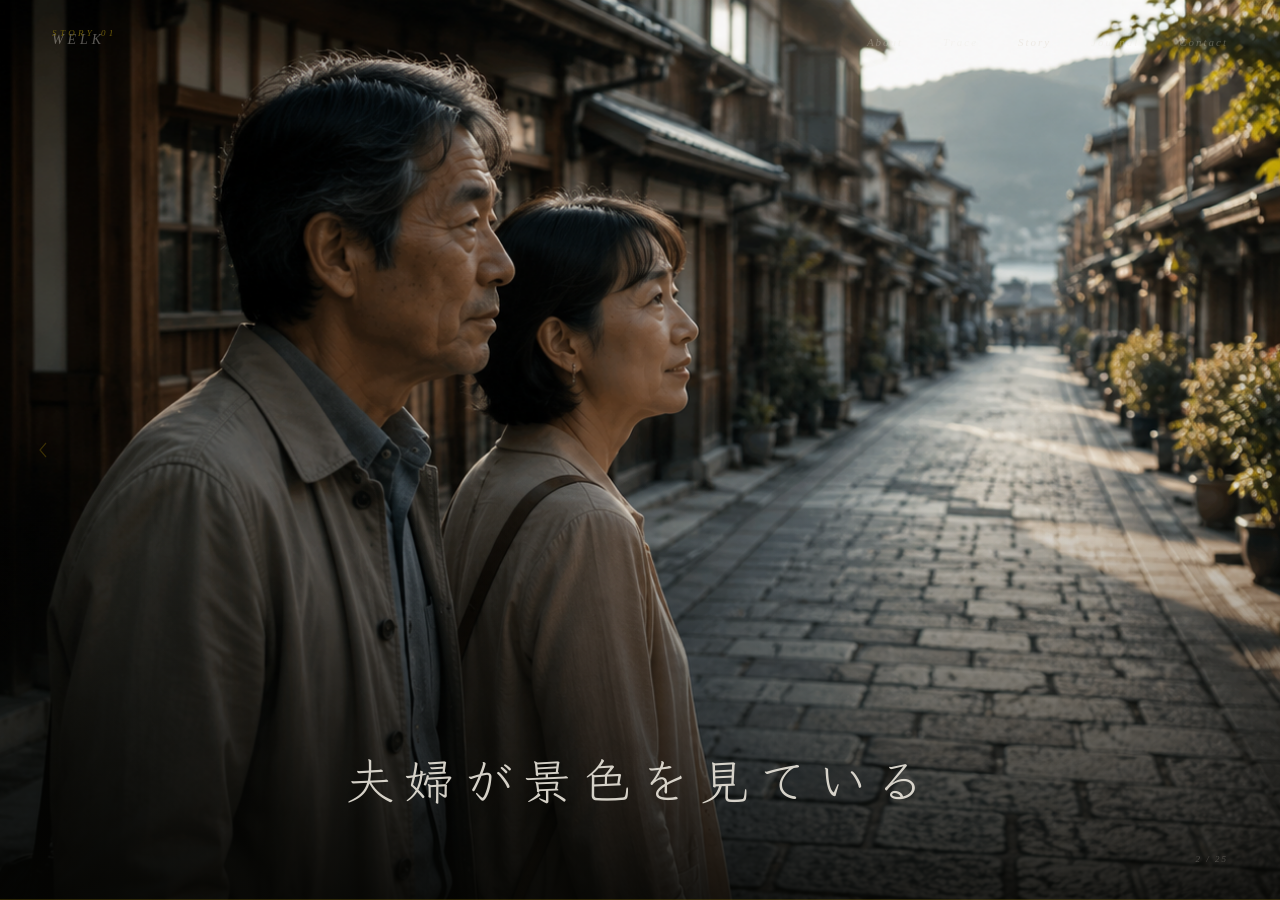
<file: stories/story01/index.html>
<!DOCTYPE html>
<html lang="ja">
<head>
  <meta charset="UTF-8">
  <meta name="viewport" content="width=device-width, initial-scale=1.0">
  <title>Story 01 — WELK 人が歩く研究所</title>
  <meta name="description" content="まだ一緒に行きたい場所がある。歩くことの先にある彩をめぐる物語。">
  <link rel="canonical" href="https://www.welk-lab.jp/stories/story01/index.html">
  <meta property="og:title" content="Story 01 — WELK 人が歩く研究所">
  <meta property="og:description" content="まだ一緒に行きたい場所がある。歩くことの先にある彩をめぐる物語。">
  <meta property="og:type" content="website">
  <meta property="og:url" content="https://www.welk-lab.jp/stories/story01/index.html">
  <meta property="og:image" content="https://www.welk-lab.jp/assets/ogp.png">
  <meta property="og:site_name" content="WELK 人が歩く研究所">
  <meta name="twitter:card" content="summary_large_image">
  <meta name="twitter:title" content="Story 01 — WELK 人が歩く研究所">
  <meta name="twitter:description" content="まだ一緒に行きたい場所がある。歩くことの先にある彩をめぐる物語。">
  <meta name="twitter:image" content="https://www.welk-lab.jp/assets/ogp.png">
  <link rel="preconnect" href="https://fonts.googleapis.com">
  <link rel="preconnect" href="https://fonts.gstatic.com" crossorigin>
  <link href="https://fonts.googleapis.com/css2?family=Noto+Serif+JP:wght@200;300&family=IM+Fell+English:ital@0;1&family=Klee+One:wght@400;600&display=swap" rel="stylesheet">
  <style>
    *, *::before, *::after { box-sizing: border-box; margin: 0; padding: 0; }
    :root {
      --gold: #B8960C; --goldL: #C9A84C; --goldD: #6B5A0A;
      --ink: #050503; --paper: #EAE5DC;
    }
    html, body {
      width: 100%; height: 100%;
      max-width: 100vw;
      background: var(--ink);
      color: var(--paper);
      font-family: 'Noto Serif JP', serif;
      overflow: hidden;
      user-select: none;
    }

    /* Nav */
    nav {
      position: fixed; top: 0; left: 0; right: 0; z-index: 100;
      display: flex; justify-content: space-between; align-items: center;
      padding: 28px 52px; pointer-events: none;
    }
    .logo {
      font-family: 'IM Fell English', serif; font-style: italic;
      font-size: 14px; letter-spacing: .28em;
      color: rgba(234,229,220,.38); text-decoration: none;
      pointer-events: all; transition: color .6s;
    }
    .logo:hover { color: rgba(234,229,220,.72); }
    .nav-links { display: flex; gap: 40px; list-style: none; pointer-events: all; }
    .nav-links a {
      font-family: 'IM Fell English', serif; font-style: italic;
      font-size: 11px; letter-spacing: .18em;
      color: rgba(234,229,220,.28); text-decoration: none; transition: color .5s;
    }
    .nav-links a:hover, .nav-links a.cur { color: rgba(234,229,220,.72); }

    /* Stage */
    #stage { position: fixed; inset: 0; }

    /* Slides */
    .slide {
      position: absolute; inset: 0;
      opacity: 0;
      transition: opacity 0.6s ease;
      pointer-events: none;
    }
    .slide.active { opacity: 1; pointer-events: all; }

    /* 写真スライド */
    .slide-photo { background: var(--ink); }
    .photo-img {
      position: absolute; inset: 0;
      width: 100%; height: 100%;
      max-width: 100vw;
      object-fit: cover;
    }
    .photo-caption {
      position: absolute; bottom: 0; left: 0; right: 0;
      padding: 20% 5% 6%;
      background: linear-gradient(to top, rgba(5,5,3,.85) 0%, rgba(5,5,3,.4) 50%, transparent 100%);
      text-align: center;
      z-index: 10;
      opacity: 0;
    }
    .slide.active .photo-caption {
      animation: fadeIn 0.8s ease 0.3s both;
    }
    @keyframes fadeIn {
      from { opacity: 0; }
      to   { opacity: 1; }
    }
    .caption-scene {
      font-family: 'Klee One', 'Noto Serif JP', serif;
      font-weight: 400;
      font-size: clamp(26px, 3.9vw, 57px);
      line-height: 1.8;
      color: rgba(234,229,220,.9);
      letter-spacing: .18em;
    }

    /* ナレーション */
    .slide-narration, .slide-telop {
      display: flex; align-items: center; justify-content: center;
      background: var(--ink);
    }
    .narration-inner { width: 100%; padding: 0 10%; text-align: center; }
    .narration-text, .telop-text {
      display: block; width: 100%;
      word-break: auto-phrase; overflow-wrap: anywhere;
      font-family: 'Klee One', 'Noto Serif JP', serif;
      font-weight: 400;
      font-size: clamp(22px, 3.2vw, 42px);
      line-height: 2.2; letter-spacing: .08em;
      color: rgba(234,229,220,.82);
      opacity: 0;
    }
    .telop-text { font-size: clamp(24px, 3.5vw, 46px); letter-spacing: .12em; text-align: center; }
    .slide.active .narration-text,
    .slide.active .telop-text {
      animation: fadeIn 0.8s ease 0.2s both;
    }

    /* ロゴスライド */
    .slide-logo {
      display: flex; flex-direction: column;
      align-items: center; justify-content: center;
      background: var(--ink); gap: 20px;
    }
    .logo-welk {
      font-family: 'IM Fell English', serif; font-style: italic;
      font-size: clamp(28px, 5vw, 60px); letter-spacing: .38em;
      color: var(--goldD); opacity: 0;
    }
    .logo-tagline {
      font-weight: 200; font-size: 11px; letter-spacing: .22em;
      color: rgba(234,229,220,.28); opacity: 0;
    }
    .slide.active .logo-welk { animation: fadeIn 0.8s ease 0.3s both; }
    .slide.active .logo-tagline { animation: fadeIn 0.8s ease 0.6s both; }

    /* UI */
    #story-num {
      position: fixed; top: 28px; left: 52px; z-index: 200;
      font-family: 'IM Fell English', serif; font-style: italic;
      font-size: 9px; letter-spacing: .38em; color: var(--goldD);
      transition: opacity .6s;
    }
    #indicator {
      position: fixed; bottom: 36px; right: 52px; z-index: 200;
      font-family: 'IM Fell English', serif; font-style: italic;
      font-size: 9px; letter-spacing: .22em; color: rgba(234,229,220,.25);
    }
    .nav-btn {
      position: fixed; top: 50%; z-index: 200;
      transform: translateY(-50%);
      background: none; border: none; cursor: pointer;
      padding: 20px 24px; color: rgba(184,150,12,.28);
      transition: color .4s; outline: none;
    }
    .nav-btn:hover { color: rgba(184,150,12,.72); }
    #btn-prev { left: 8px; }
    #btn-next { right: 8px; }
    .nav-btn svg { display: block; width: 22px; height: 22px; }
    #progress-bar {
      position: fixed; bottom: 0; left: 0;
      height: 1px; background: var(--goldD);
      width: 0%; z-index: 200; opacity: .4;
      transition: width linear;
    }
    #bg-canvas {
      position: fixed; inset: 0; z-index: 0; pointer-events: none;
    }

    @media (max-width: 640px) {
      nav { padding: 16px 18px; gap: 14px; align-items: flex-start; }
      .nav-links { gap: 8px 14px; flex-wrap: wrap; justify-content: flex-end; max-width: 246px; }
      .nav-links a { font-size: 11px; letter-spacing: .08em; }
      .logo { font-size: 13px; letter-spacing: .18em; }
      #story-num { top: 56px; left: 18px; }
      #indicator { bottom: 20px; right: 18px; }
      .nav-btn { padding: 16px 10px; }
      #btn-prev { left: 2px; }
      #btn-next { right: 2px; }
      .nav-btn svg { width: 18px; height: 18px; }
      .caption-scene {
        font-size: clamp(20px, 5vw, 36px);
        letter-spacing: .1em;
      }
      .photo-caption { padding: 18% 6% 8%; }
      .narration-text { font-size: clamp(18px, 4.5vw, 32px); }
      .telop-text { font-size: clamp(20px, 5vw, 34px); }
      .narration-inner { padding: 0 8%; }
      .photo-img { object-fit: contain; }
    }
    @media (max-width: 430px) {
      .nav-links a:not(.cur) { display: none; }
      .nav-links { gap: 0; }
      #story-num { top: 48px; left: 16px; }
    }
  </style>
</head>
<body>

<canvas id="bg-canvas"></canvas>

<nav>
  <a class="logo" href="../../index.html">WELK</a>
  <ul class="nav-links">
    <li><a href="../../about.html">About</a></li>
    <li><a href="../../trace.html">Trace</a></li>
    <li><a href="../../story.html" class="cur">Story</a></li>
    <li><a href="../../journal.html">Journal</a></li>
    <li><a href="../../contact.html">Contact</a></li>
  </ul>
</nav>

<div id="story-num">STORY 01</div>
<div id="indicator">1 / 30</div>

<button id="btn-prev" class="nav-btn" aria-label="前へ">
  <svg viewBox="0 0 22 22" fill="none" stroke="currentColor" stroke-width="1.2">
    <polyline points="14,4 8,11 14,18"/>
  </svg>
</button>
<button id="btn-next" class="nav-btn" aria-label="次へ">
  <svg viewBox="0 0 22 22" fill="none" stroke="currentColor" stroke-width="1.2">
    <polyline points="8,4 14,11 8,18"/>
  </svg>
</button>

<div id="progress-bar"></div>

<div id="stage">


  <!-- 01 写真：まだ一緒に行きたい場所がある -->
  <div class="slide slide-photo active" data-index="0">
    <img class="photo-img" src="01.png" alt="">
    <div class="photo-caption">
      <p class="caption-scene">まだ一緒に行きたい場所がある</p>
    </div>
  </div>


  <!-- 04 写真：夫婦が景色を見ている -->
  <div class="slide slide-photo" data-index="1">
    <img class="photo-img" src="04.png" alt="">
    <div class="photo-caption">
      <p class="caption-scene">夫婦が景色を見ている</p>
    </div>
  </div>

  <!-- 05 写真：以前なら予定を詰め込んでいた -->
  <div class="slide slide-photo" data-index="2">
    <img class="photo-img" src="05.png" alt="">
    <div class="photo-caption">
      <p class="caption-scene">以前なら予定を詰め込んでいた</p>
    </div>
  </div>

  <!-- 06 写真：しかし今日は少し歩幅が違う -->
  <div class="slide slide-photo" data-index="3">
    <img class="photo-img" src="06.png" alt="">
    <div class="photo-caption">
      <p class="caption-scene">しかし今日は少し歩幅が違う</p>
    </div>
  </div>


  <!-- 08 写真：妻が先に歩く -->
  <div class="slide slide-photo" data-index="4">
    <img class="photo-img" src="08.png" alt="">
    <div class="photo-caption">
      <p class="caption-scene">妻が先に歩く</p>
    </div>
  </div>

  <!-- 09 写真：夫は後を追う -->
  <div class="slide slide-photo" data-index="5">
    <img class="photo-img" src="09.png" alt="">
    <div class="photo-caption">
      <p class="caption-scene">夫は後を追う</p>
    </div>
  </div>

  <!-- 10 写真：石畳の路地 -->
  <div class="slide slide-photo" data-index="6">
    <img class="photo-img" src="10.png" alt="">
    <div class="photo-caption">
      <p class="caption-scene">石畳の路地</p>
    </div>
  </div>

  <!-- 11 写真：妻が振り返る -->
  <div class="slide slide-photo" data-index="7">
    <img class="photo-img" src="11.png" alt="">
    <div class="photo-caption">
      <p class="caption-scene">妻が振り返る</p>
    </div>
  </div>

  <!-- 12 写真：夫は歩き出す -->
  <div class="slide slide-photo" data-index="8">
    <img class="photo-img" src="12.png" alt="">
    <div class="photo-caption">
      <p class="caption-scene">夫は歩き出す</p>
    </div>
  </div>

  <!-- 13 写真：一歩目を出す -->
  <div class="slide slide-photo" data-index="9">
    <img class="photo-img" src="13.png" alt="">
    <div class="photo-caption">
      <p class="caption-scene">一歩目を出す</p>
    </div>
  </div>

  <!-- 14 写真：少しためらう -->
  <div class="slide slide-photo" data-index="10">
    <img class="photo-img" src="14.png" alt="">
    <div class="photo-caption">
      <p class="caption-scene">少しためらう</p>
    </div>
  </div>

  <!-- 15 写真：それでも進む -->
  <div class="slide slide-photo" data-index="11">
    <img class="photo-img" src="15.png" alt="">
    <div class="photo-caption">
      <p class="caption-scene">それでも進む</p>
    </div>
  </div>


  <!-- 17 写真：海辺 -->
  <div class="slide slide-photo" data-index="12">
    <img class="photo-img" src="17.png" alt="">
    <div class="photo-caption">
      <p class="caption-scene">海辺</p>
    </div>
  </div>

  <!-- 18 写真：二人が並んで座る -->
  <div class="slide slide-photo" data-index="13">
    <img class="photo-img" src="18.png" alt="">
    <div class="photo-caption">
      <p class="caption-scene">二人が並んで座る</p>
    </div>
  </div>


  <!-- 20 写真：そして笑う -->
  <div class="slide slide-photo" data-index="14">
    <img class="photo-img" src="20.png" alt="">
    <div class="photo-caption">
      <p class="caption-scene">そして笑う</p>
    </div>
  </div>

  <!-- 21 ナレーション（黒） -->
  <div class="slide slide-narration" data-index="15">
    <div class="narration-inner">
      <p class="narration-text">できなくなったわけじゃない<br>困っているわけでもない<br>それでも、身体は少しずつ変わり始める</p>
    </div>
  </div>

  <!-- 22 ナレーション（黒） -->
  <div class="slide slide-narration" data-index="16">
    <div class="narration-inner">
      <p class="narration-text">本当に失いたくないのは、<br>歩くことじゃない</p>
    </div>
  </div>

  <!-- 23 ナレーション（黒） -->
  <div class="slide slide-narration" data-index="17">
    <div class="narration-inner">
      <p class="narration-text">一緒に出かけること</p>
    </div>
  </div>

  <!-- 24 ナレーション（黒） -->
  <div class="slide slide-narration" data-index="18">
    <div class="narration-inner">
      <p class="narration-text">新しい景色を見ること</p>
    </div>
  </div>

  <!-- 25 ナレーション（黒） -->
  <div class="slide slide-narration" data-index="19">
    <div class="narration-inner">
      <p class="narration-text">同じ時間を重ねること</p>
    </div>
  </div>

  <!-- 26 ナレーション（黒） -->
  <div class="slide slide-narration" data-index="20">
    <div class="narration-inner">
      <p class="narration-text">隣を歩くこと</p>
    </div>
  </div>

  <!-- 27 写真：街を歩く二人 -->
  <div class="slide slide-photo" data-index="21">
    <img class="photo-img" src="27.png" alt="">
    <div class="photo-caption">
      <p class="caption-scene">街を歩く二人</p>
    </div>
  </div>

  <!-- 28 写真：また旅に出る二人 -->
  <div class="slide slide-photo" data-index="22">
    <img class="photo-img" src="28.png" alt="">
    <div class="photo-caption">
      <p class="caption-scene">また旅に出る二人</p>
    </div>
  </div>

  <!-- 29 テロップ（黒） -->
  <div class="slide slide-telop" data-index="23">
    <p class="telop-text">まだ一緒に<br>行きたい場所がある</p>
  </div>

  <!-- 30 WELKロゴ（黒） -->
  <div class="slide slide-logo" data-index="24">
    <div class="logo-welk">WELK</div>
    <div class="logo-tagline">歩くことから始まるイノチの跳躍</div>
  </div>


</div><!-- /stage -->

<script>

(() => {
  /* ── 背景Canvas（静かな粒子、写真スライド以外で薄く浮かぶ） ── */
  const cv  = document.getElementById('bg-canvas');
  const bgCtx = cv.getContext('2d');
  let W, H;
  const resize = () => { W = cv.width = innerWidth; H = cv.height = innerHeight; };
  resize(); addEventListener('resize', resize);

  const ptcls = Array.from({ length: 40 }, () => ({
    x: Math.random(), y: Math.random(),
    vx: (Math.random()-.5)*.00005, vy: -(Math.random()*.000025),
    r: .3 + Math.random()*.8,
    phase: Math.random()*Math.PI*2,
    alpha: .03 + Math.random()*.10,
  }));

  let bgOpacity = 0; // 写真スライド時は粒子を薄く
  const bgLoop = (t) => {
    requestAnimationFrame(bgLoop);
    bgCtx.clearRect(0, 0, W, H);
    for (const p of ptcls) {
      p.x = (p.x + p.vx + 1) % 1;
      p.y = (p.y + p.vy + 1) % 1;
      const a = p.alpha * bgOpacity * (.3 + Math.sin(t*.00045+p.phase)*.7);
      if (a < 0.002) continue;
      bgCtx.beginPath();
      bgCtx.arc(p.x*W, p.y*H, p.r, 0, Math.PI*2);
      bgCtx.fillStyle = `rgba(184,150,12,${a})`;
      bgCtx.fill();
    }
  };
  requestAnimationFrame(bgLoop);

  /* ── スライドデータ ── */
  const slides      = Array.from(document.querySelectorAll('.slide'));
  const TOTAL       = slides.length;
  const storyNumEl  = document.getElementById('story-num');
  const indicatorEl = document.getElementById('indicator');
  const progressBar = document.getElementById('progress-bar');
  const btnPrev     = document.getElementById('btn-prev');
  const btnNext     = document.getElementById('btn-next');

  // 各スライドの自動再生時間（ms）
  // 写真：6秒、ナレーション：5秒、テロップ：6秒、ロゴ：8秒
  const DURATIONS = slides.map(s => {
    if (s.classList.contains('slide-narration')) return 3500;
    if (s.classList.contains('slide-telop'))     return 3000;
    if (s.classList.contains('slide-logo'))      return 3000;
    return 3000; // photo
  });

  let current     = 0;
  let autoTimer   = null;
  let isAnimating = false;
  let userPaused  = false;

  /* UI更新 */
  const updateUI = (idx) => {
    const slide = slides[idx];
    const isPhoto = slide.classList.contains('slide-photo');

    // 粒子：黒背景スライドは少し見せる、写真は隠す
    bgOpacity = isPhoto ? 0 : 0.7;

    // STORY番号（全スライド共通でSTORY 01を表示）
    storyNumEl.textContent = 'STORY 01';
    storyNumEl.style.opacity = '1';

    // インジケーター
    indicatorEl.textContent = `${idx + 1} / ${TOTAL}`;
  };

  /* 進行バー */
  const startProgress = (dur) => {
    progressBar.style.transition = 'none';
    progressBar.style.width = '0%';
    requestAnimationFrame(() => requestAnimationFrame(() => {
      progressBar.style.transition = `width ${dur}ms linear`;
      progressBar.style.width = '100%';
    }));
  };
  const stopProgress = () => {
    progressBar.style.transition = 'none';
    progressBar.style.width = '0%';
  };

  /* 自動再生 */
  const startAuto = () => {
    clearTimeout(autoTimer);
    const dur = DURATIONS[current];
    startProgress(dur);
    autoTimer = setTimeout(() => {
      goTo((current + 1) % TOTAL);
    }, dur);
  };
  const stopAuto = () => {
    clearTimeout(autoTimer);
    stopProgress();
    userPaused = true;
  };

  /* スライド遷移 */
  const goTo = (idx, userAction = false) => {
    if (isAnimating || idx === current) return;
    isAnimating = true;

    if (userAction) stopAuto();

    // 1秒で現在スライドを消す → 1秒後に次スライドを表示
    slides[current].classList.remove('active');
    const nextIdx = idx;
    setTimeout(() => {
      slides[nextIdx].classList.add('active');
      current = nextIdx;
      updateUI(nextIdx);
    }, 1000);

    setTimeout(() => {
      isAnimating = false;
      // ユーザー操作後も3秒後に自動再生を再開
      if (userAction) {
        clearTimeout(autoTimer);
        autoTimer = setTimeout(startAuto, 3000);
      } else {
        startAuto();
      }
    }, 1000);
  };

  /* 初期化 */
  updateUI(0);
  startAuto();

  /* ボタン */
  btnPrev.addEventListener('click', () => goTo((current - 1 + TOTAL) % TOTAL, true));
  btnNext.addEventListener('click', () => goTo((current + 1) % TOTAL, true));

  /* キーボード */
  addEventListener('keydown', (e) => {
    if (e.key === 'ArrowRight' || e.key === 'ArrowDown')
      goTo((current + 1) % TOTAL, true);
    else if (e.key === 'ArrowLeft' || e.key === 'ArrowUp')
      goTo((current - 1 + TOTAL) % TOTAL, true);
  });

  /* スワイプ */
  let tx = 0, ty = 0;
  addEventListener('touchstart', e => {
    tx = e.touches[0].clientX; ty = e.touches[0].clientY;
  }, { passive: true });
  addEventListener('touchend', e => {
    const dx = e.changedTouches[0].clientX - tx;
    const dy = e.changedTouches[0].clientY - ty;
    if (Math.abs(dx) > Math.abs(dy) && Math.abs(dx) > 40) {
      if (dx < 0) goTo((current + 1) % TOTAL, true);
      else         goTo((current - 1 + TOTAL) % TOTAL, true);
    }
  }, { passive: true });

})();

</script>
</body>
</html>
</file>
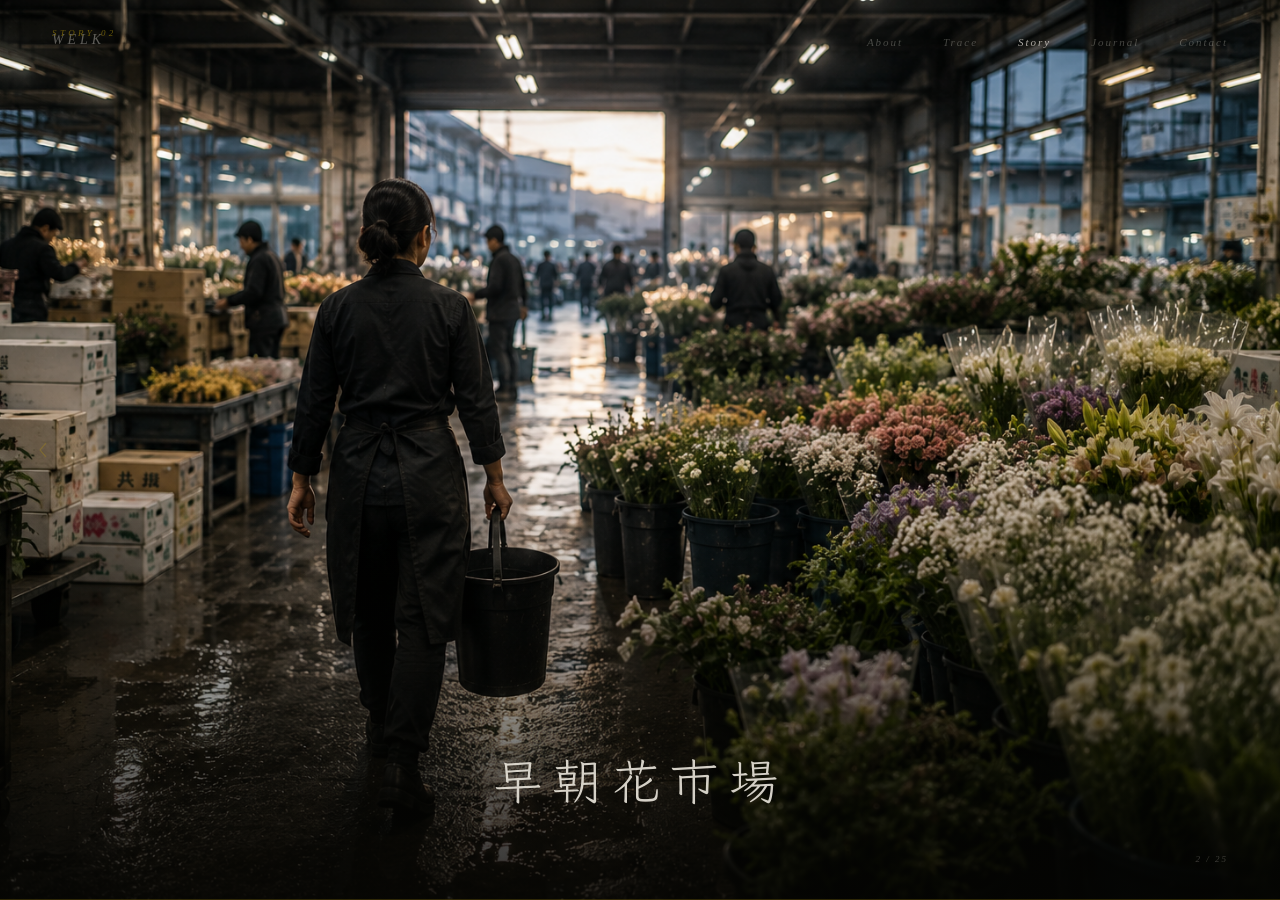
<file: stories/story02/index.html>
<!DOCTYPE html>
<html lang="ja">
<head>
  <meta charset="UTF-8">
  <meta name="viewport" content="width=device-width, initial-scale=1.0">
  <title>Story 02 — WELK 人が歩く研究所</title>
  <meta name="description" content="まだ彩りたい空間がある。歩くことの先にある彩をめぐる物語。">
  <link rel="canonical" href="https://www.welk-lab.jp/stories/story02/index.html">
  <meta property="og:title" content="Story 02 — WELK 人が歩く研究所">
  <meta property="og:description" content="まだ彩りたい空間がある。歩くことの先にある彩をめぐる物語。">
  <meta property="og:type" content="website">
  <meta property="og:url" content="https://www.welk-lab.jp/stories/story02/index.html">
  <meta property="og:image" content="https://www.welk-lab.jp/assets/ogp.png">
  <meta property="og:site_name" content="WELK 人が歩く研究所">
  <meta name="twitter:card" content="summary_large_image">
  <meta name="twitter:title" content="Story 02 — WELK 人が歩く研究所">
  <meta name="twitter:description" content="まだ彩りたい空間がある。歩くことの先にある彩をめぐる物語。">
  <meta name="twitter:image" content="https://www.welk-lab.jp/assets/ogp.png">
  <link rel="preconnect" href="https://fonts.googleapis.com">
  <link rel="preconnect" href="https://fonts.gstatic.com" crossorigin>
  <link href="https://fonts.googleapis.com/css2?family=Noto+Serif+JP:wght@200;300&family=IM+Fell+English:ital@0;1&family=Klee+One:wght@400;600&display=swap" rel="stylesheet">
  <style>
    *, *::before, *::after { box-sizing: border-box; margin: 0; padding: 0; }
    :root {
      --gold: #B8960C; --goldL: #C9A84C; --goldD: #6B5A0A;
      --ink: #050503; --paper: #EAE5DC;
    }
    html, body {
      width: 100%; height: 100%;
      max-width: 100vw;
      background: var(--ink);
      color: var(--paper);
      font-family: 'Noto Serif JP', serif;
      overflow: hidden;
      user-select: none;
    }

    /* Nav */
    nav {
      position: fixed; top: 0; left: 0; right: 0; z-index: 100;
      display: flex; justify-content: space-between; align-items: center;
      padding: 28px 52px; pointer-events: none;
    }
    .logo {
      font-family: 'IM Fell English', serif; font-style: italic;
      font-size: 14px; letter-spacing: .28em;
      color: rgba(234,229,220,.38); text-decoration: none;
      pointer-events: all; transition: color .6s;
    }
    .logo:hover { color: rgba(234,229,220,.72); }
    .nav-links { display: flex; gap: 40px; list-style: none; pointer-events: all; }
    .nav-links a {
      font-family: 'IM Fell English', serif; font-style: italic;
      font-size: 11px; letter-spacing: .18em;
      color: rgba(234,229,220,.28); text-decoration: none; transition: color .5s;
    }
    .nav-links a:hover, .nav-links a.cur { color: rgba(234,229,220,.72); }

    /* Stage */
    #stage { position: fixed; inset: 0; }

    /* Slides */
    .slide {
      position: absolute; inset: 0;
      opacity: 0;
      transition: opacity 0.6s ease;
      pointer-events: none;
    }
    .slide.active { opacity: 1; pointer-events: all; }

    /* 写真スライド */
    .slide-photo { background: var(--ink); }
    .photo-img {
      position: absolute; inset: 0;
      width: 100%; height: 100%;
      max-width: 100vw;
      object-fit: cover;
    }
    .photo-caption {
      position: absolute; bottom: 0; left: 0; right: 0;
      padding: 20% 5% 6%;
      background: linear-gradient(to top, rgba(5,5,3,.85) 0%, rgba(5,5,3,.4) 50%, transparent 100%);
      text-align: center;
      z-index: 10;
      opacity: 0;
    }
    .slide.active .photo-caption {
      animation: fadeIn 0.8s ease 0.3s both;
    }
    @keyframes fadeIn {
      from { opacity: 0; }
      to   { opacity: 1; }
    }
    .caption-scene {
      font-family: 'Klee One', 'Noto Serif JP', serif;
      font-weight: 400;
      font-size: clamp(26px, 3.9vw, 57px);
      line-height: 1.8;
      color: rgba(234,229,220,.9);
      letter-spacing: .18em;
    }

    /* ナレーション */
    .slide-narration, .slide-telop {
      display: flex; align-items: center; justify-content: center;
      background: var(--ink);
    }
    .narration-inner { width: 100%; padding: 0 10%; text-align: center; }
    .narration-text, .telop-text {
      display: block; width: 100%;
      word-break: auto-phrase; overflow-wrap: anywhere;
      font-family: 'Klee One', 'Noto Serif JP', serif;
      font-weight: 400;
      font-size: clamp(22px, 3.2vw, 42px);
      line-height: 2.2; letter-spacing: .08em;
      color: rgba(234,229,220,.82);
      opacity: 0;
    }
    .telop-text { font-size: clamp(24px, 3.5vw, 46px); letter-spacing: .12em; text-align: center; }
    .slide.active .narration-text,
    .slide.active .telop-text {
      animation: fadeIn 0.8s ease 0.2s both;
    }

    /* ロゴスライド */
    .slide-logo {
      display: flex; flex-direction: column;
      align-items: center; justify-content: center;
      background: var(--ink); gap: 20px;
    }
    .logo-welk {
      font-family: 'IM Fell English', serif; font-style: italic;
      font-size: clamp(28px, 5vw, 60px); letter-spacing: .38em;
      color: var(--goldD); opacity: 0;
    }
    .logo-tagline {
      font-weight: 200; font-size: 11px; letter-spacing: .22em;
      color: rgba(234,229,220,.28); opacity: 0;
    }
    .slide.active .logo-welk { animation: fadeIn 0.8s ease 0.3s both; }
    .slide.active .logo-tagline { animation: fadeIn 0.8s ease 0.6s both; }

    /* UI */
    #story-num {
      position: fixed; top: 28px; left: 52px; z-index: 200;
      font-family: 'IM Fell English', serif; font-style: italic;
      font-size: 9px; letter-spacing: .38em; color: var(--goldD);
      transition: opacity .6s;
    }
    #indicator {
      position: fixed; bottom: 36px; right: 52px; z-index: 200;
      font-family: 'IM Fell English', serif; font-style: italic;
      font-size: 9px; letter-spacing: .22em; color: rgba(234,229,220,.25);
    }
    .nav-btn {
      position: fixed; top: 50%; z-index: 200;
      transform: translateY(-50%);
      background: none; border: none; cursor: pointer;
      padding: 20px 24px; color: rgba(184,150,12,.28);
      transition: color .4s; outline: none;
    }
    .nav-btn:hover { color: rgba(184,150,12,.72); }
    #btn-prev { left: 8px; }
    #btn-next { right: 8px; }
    .nav-btn svg { display: block; width: 22px; height: 22px; }
    #progress-bar {
      position: fixed; bottom: 0; left: 0;
      height: 1px; background: var(--goldD);
      width: 0%; z-index: 200; opacity: .4;
      transition: width linear;
    }
    #bg-canvas {
      position: fixed; inset: 0; z-index: 0; pointer-events: none;
    }

    @media (max-width: 640px) {
      nav { padding: 16px 18px; gap: 14px; align-items: flex-start; }
      .nav-links { gap: 8px 14px; flex-wrap: wrap; justify-content: flex-end; max-width: 246px; }
      .nav-links a { font-size: 11px; letter-spacing: .08em; }
      .logo { font-size: 13px; letter-spacing: .18em; }
      #story-num { top: 56px; left: 18px; }
      #indicator { bottom: 20px; right: 18px; }
      .nav-btn { padding: 16px 10px; }
      #btn-prev { left: 2px; }
      #btn-next { right: 2px; }
      .nav-btn svg { width: 18px; height: 18px; }
      .caption-scene {
        font-size: clamp(20px, 5vw, 36px);
        letter-spacing: .1em;
      }
      .photo-caption { padding: 18% 6% 8%; }
      .narration-text { font-size: clamp(18px, 4.5vw, 32px); }
      .telop-text { font-size: clamp(20px, 5vw, 34px); }
      .narration-inner { padding: 0 8%; }
      .photo-img { object-fit: contain; }
    }
    @media (max-width: 430px) {
      .nav-links a:not(.cur) { display: none; }
      .nav-links { gap: 0; }
      #story-num { top: 48px; left: 16px; }
    }
  </style>
</head>
<body>

<canvas id="bg-canvas"></canvas>

<nav>
  <a class="logo" href="../../index.html">WELK</a>
  <ul class="nav-links">
    <li><a href="../../about.html">About</a></li>
    <li><a href="../../trace.html">Trace</a></li>
    <li><a href="../../story.html" class="cur">Story</a></li>
    <li><a href="../../journal.html">Journal</a></li>
    <li><a href="../../contact.html">Contact</a></li>
  </ul>
</nav>

<div id="story-num">STORY 02</div>
<div id="indicator">1 / 30</div>

<button id="btn-prev" class="nav-btn" aria-label="前へ">
  <svg viewBox="0 0 22 22" fill="none" stroke="currentColor" stroke-width="1.2">
    <polyline points="14,4 8,11 14,18"/>
  </svg>
</button>
<button id="btn-next" class="nav-btn" aria-label="次へ">
  <svg viewBox="0 0 22 22" fill="none" stroke="currentColor" stroke-width="1.2">
    <polyline points="8,4 14,11 8,18"/>
  </svg>
</button>

<div id="progress-bar"></div>

<div id="stage">

  <!-- 01 写真：まだ彩りたい空間がある -->
  <div class="slide slide-photo active" data-index="0">
    <img class="photo-img" src="01.png" alt="">
    <div class="photo-caption">
      <p class="caption-scene">まだ彩りたい空間がある</p>
    </div>
  </div>

  <!-- 02 写真：早朝花市場 -->
  <div class="slide slide-photo" data-index="1">
    <img class="photo-img" src="02.png" alt="">
    <div class="photo-caption">
      <p class="caption-scene">早朝花市場</p>
    </div>
  </div>


  <!-- 04 写真：以前なら気にも留めなかった -->
  <div class="slide slide-photo" data-index="2">
    <img class="photo-img" src="04.png" alt="">
    <div class="photo-caption">
      <p class="caption-scene">以前なら気にも留めなかった</p>
    </div>
  </div>

  <!-- 05 写真：しかし今日は少し膝を気にする -->
  <div class="slide slide-photo" data-index="3">
    <img class="photo-img" src="05.png" alt="">
    <div class="photo-caption">
      <p class="caption-scene">しかし今日は<br>少し膝を気にする</p>
    </div>
  </div>


  <!-- 07 写真：店舗に戻る -->
  <div class="slide slide-photo" data-index="4">
    <img class="photo-img" src="07.png" alt="">
    <div class="photo-caption">
      <p class="caption-scene">店舗に戻る</p>
    </div>
  </div>

  <!-- 08 写真：花を整える -->
  <div class="slide slide-photo" data-index="5">
    <img class="photo-img" src="08.png" alt="">
    <div class="photo-caption">
      <p class="caption-scene">花を整える</p>
    </div>
  </div>


  <!-- 10 写真：一歩目を出す -->
  <div class="slide slide-photo" data-index="6">
    <img class="photo-img" src="10.png" alt="">
    <div class="photo-caption">
      <p class="caption-scene">一歩目を出す</p>
    </div>
  </div>

  <!-- 11 写真：少したためらう -->
  <div class="slide slide-photo" data-index="7">
    <img class="photo-img" src="11.png" alt="">
    <div class="photo-caption">
      <p class="caption-scene">少したためらう</p>
    </div>
  </div>

  <!-- 12 写真：それでも動く -->
  <div class="slide slide-photo" data-index="8">
    <img class="photo-img" src="12.png" alt="">
    <div class="photo-caption">
      <p class="caption-scene">それでも動く</p>
    </div>
  </div>

  <!-- 13 写真：結婚式の装飾会場へ -->
  <div class="slide slide-photo" data-index="9">
    <img class="photo-img" src="13.png" alt="">
    <div class="photo-caption">
      <p class="caption-scene">結婚式の装飾会場へ</p>
    </div>
  </div>

  <!-- 14 写真：脚立に上る -->
  <div class="slide slide-photo" data-index="10">
    <img class="photo-img" src="14.png" alt="">
    <div class="photo-caption">
      <p class="caption-scene">脚立に上る</p>
    </div>
  </div>

  <!-- 15 写真：高い位置を飾る -->
  <div class="slide slide-photo" data-index="11">
    <img class="photo-img" src="15.png" alt="">
    <div class="photo-caption">
      <p class="caption-scene">高い位置を飾る</p>
    </div>
  </div>

  <!-- 16 写真：低い位置を整える -->
  <div class="slide slide-photo" data-index="12">
    <img class="photo-img" src="16.png" alt="">
    <div class="photo-caption">
      <p class="caption-scene">低い位置を整える</p>
    </div>
  </div>


  <!-- 18 写真：最後の花を飾る -->
  <div class="slide slide-photo" data-index="13">
    <img class="photo-img" src="18.png" alt="">
    <div class="photo-caption">
      <p class="caption-scene">最後の花を飾る</p>
    </div>
  </div>

  <!-- 19 写真：会場全体を見る -->
  <div class="slide slide-photo" data-index="14">
    <img class="photo-img" src="19.png" alt="">
    <div class="photo-caption">
      <p class="caption-scene">会場全体を見る</p>
    </div>
  </div>


  <!-- 21 写真：ゲストの笑顔が広がる -->
  <div class="slide slide-photo" data-index="15">
    <img class="photo-img" src="21.png" alt="">
    <div class="photo-caption">
      <p class="caption-scene">ゲストの笑顔が広がる</p>
    </div>
  </div>

  <!-- 22 ナレーション（黒） -->
  <div class="slide slide-narration" data-index="16">
    <div class="narration-inner">
      <p class="narration-text">できなくなったわけじゃない<br>辞めたいわけでもない<br>それでも、<br>身体は少しずつ変わり始める</p>
    </div>
  </div>

  <!-- 23 ナレーション（黒） -->
  <div class="slide slide-narration" data-index="17">
    <div class="narration-inner">
      <p class="narration-text">本当に失いたくないのは、<br>歩くことじゃない</p>
    </div>
  </div>

  <!-- 24 ナレーション（黒） -->
  <div class="slide slide-narration" data-index="18">
    <div class="narration-inner">
      <p class="narration-text">空間を彩ること<br>特別な日を作ること</p>
    </div>
  </div>

  <!-- 25 ナレーション（黒） -->
  <div class="slide slide-narration" data-index="19">
    <div class="narration-inner">
      <p class="narration-text">花で想いを届けること</p>
    </div>
  </div>

  <!-- 26 ナレーション（黒） -->
  <div class="slide slide-narration" data-index="20">
    <div class="narration-inner">
      <p class="narration-text">笑顔を咲かせること</p>
    </div>
  </div>

  <!-- 27 写真：女性は静かに微笑む -->
  <div class="slide slide-photo" data-index="21">
    <img class="photo-img" src="27.png" alt="">
    <div class="photo-caption">
      <p class="caption-scene">女性は静かに微笑む</p>
    </div>
  </div>

  <!-- 28 テロップ（写真＋テキスト） -->
  <div class="slide slide-photo" data-index="22">
    <img class="photo-img" src="28.png" alt="">
    <div class="photo-caption">
      <p class="caption-scene">まだ彩りたい空間がある</p>
    </div>
  </div>

  <!-- 29 テロップ（黒） -->
  <div class="slide slide-telop" data-index="23">
    <p class="telop-text">花を飾るその手が、<br>誰かの一日を彩る</p>
  </div>

  <!-- 30 WELKロゴ（黒） -->
  <div class="slide slide-logo" data-index="24">
    <div class="logo-welk">WELK</div>
    <div class="logo-tagline">歩くことから始まるイノチの跳躍</div>
  </div>

</div><!-- /stage -->

<script>

(() => {
  /* ── 背景Canvas（静かな粒子、写真スライド以外で薄く浮かぶ） ── */
  const cv  = document.getElementById('bg-canvas');
  const bgCtx = cv.getContext('2d');
  let W, H;
  const resize = () => { W = cv.width = innerWidth; H = cv.height = innerHeight; };
  resize(); addEventListener('resize', resize);

  const ptcls = Array.from({ length: 40 }, () => ({
    x: Math.random(), y: Math.random(),
    vx: (Math.random()-.5)*.00005, vy: -(Math.random()*.000025),
    r: .3 + Math.random()*.8,
    phase: Math.random()*Math.PI*2,
    alpha: .03 + Math.random()*.10,
  }));

  let bgOpacity = 0;
  const bgLoop = (t) => {
    requestAnimationFrame(bgLoop);
    bgCtx.clearRect(0, 0, W, H);
    for (const p of ptcls) {
      p.x = (p.x + p.vx + 1) % 1;
      p.y = (p.y + p.vy + 1) % 1;
      const a = p.alpha * bgOpacity * (.3 + Math.sin(t*.00045+p.phase)*.7);
      if (a < 0.002) continue;
      bgCtx.beginPath();
      bgCtx.arc(p.x*W, p.y*H, p.r, 0, Math.PI*2);
      bgCtx.fillStyle = `rgba(184,150,12,${a})`;
      bgCtx.fill();
    }
  };
  requestAnimationFrame(bgLoop);

  /* ── スライドデータ ── */
  const slides      = Array.from(document.querySelectorAll('.slide'));
  const TOTAL       = slides.length;
  const storyNumEl  = document.getElementById('story-num');
  const indicatorEl = document.getElementById('indicator');
  const progressBar = document.getElementById('progress-bar');
  const btnPrev     = document.getElementById('btn-prev');
  const btnNext     = document.getElementById('btn-next');

  const DURATIONS = slides.map(s => {
    if (s.classList.contains('slide-narration')) return 3500;
    if (s.classList.contains('slide-telop'))     return 3000;
    if (s.classList.contains('slide-logo'))      return 3000;
    return 3000; // photo
  });

  let current     = 0;
  let autoTimer   = null;
  let isAnimating = false;
  let userPaused  = false;

  /* UI更新 */
  const updateUI = (idx) => {
    const slide = slides[idx];
    const isPhoto = slide.classList.contains('slide-photo');
    bgOpacity = isPhoto ? 0 : 0.7;
    storyNumEl.textContent = 'STORY 02';
    storyNumEl.style.opacity = '1';
    indicatorEl.textContent = `${idx + 1} / ${TOTAL}`;
  };

  /* 進行バー */
  const startProgress = (dur) => {
    progressBar.style.transition = 'none';
    progressBar.style.width = '0%';
    requestAnimationFrame(() => requestAnimationFrame(() => {
      progressBar.style.transition = `width ${dur}ms linear`;
      progressBar.style.width = '100%';
    }));
  };
  const stopProgress = () => {
    progressBar.style.transition = 'none';
    progressBar.style.width = '0%';
  };

  /* 自動再生 */
  const startAuto = () => {
    clearTimeout(autoTimer);
    const dur = DURATIONS[current];
    startProgress(dur);
    autoTimer = setTimeout(() => {
      goTo((current + 1) % TOTAL);
    }, dur);
  };
  const stopAuto = () => {
    clearTimeout(autoTimer);
    stopProgress();
    userPaused = true;
  };

  /* スライド遷移 */
  const goTo = (idx, userAction = false) => {
    if (isAnimating || idx === current) return;
    isAnimating = true;

    if (userAction) stopAuto();

    slides[current].classList.remove('active');
    const nextIdx = idx;
    setTimeout(() => {
      slides[nextIdx].classList.add('active');
      current = nextIdx;
      updateUI(nextIdx);
    }, 1000);

    setTimeout(() => {
      isAnimating = false;
      if (userAction) {
        clearTimeout(autoTimer);
        autoTimer = setTimeout(startAuto, 3000);
      } else {
        startAuto();
      }
    }, 1000);
  };

  /* 初期化 */
  updateUI(0);
  startAuto();

  /* ボタン */
  btnPrev.addEventListener('click', () => goTo((current - 1 + TOTAL) % TOTAL, true));
  btnNext.addEventListener('click', () => goTo((current + 1) % TOTAL, true));

  /* キーボード */
  addEventListener('keydown', (e) => {
    if (e.key === 'ArrowRight' || e.key === 'ArrowDown')
      goTo((current + 1) % TOTAL, true);
    else if (e.key === 'ArrowLeft' || e.key === 'ArrowUp')
      goTo((current - 1 + TOTAL) % TOTAL, true);
  });

  /* スワイプ */
  let tx = 0, ty = 0;
  addEventListener('touchstart', e => {
    tx = e.touches[0].clientX; ty = e.touches[0].clientY;
  }, { passive: true });
  addEventListener('touchend', e => {
    const dx = e.changedTouches[0].clientX - tx;
    const dy = e.changedTouches[0].clientY - ty;
    if (Math.abs(dx) > Math.abs(dy) && Math.abs(dx) > 40) {
      if (dx < 0) goTo((current + 1) % TOTAL, true);
      else         goTo((current - 1 + TOTAL) % TOTAL, true);
    }
  }, { passive: true });

})();

</script>
</body>
</html>
</file>
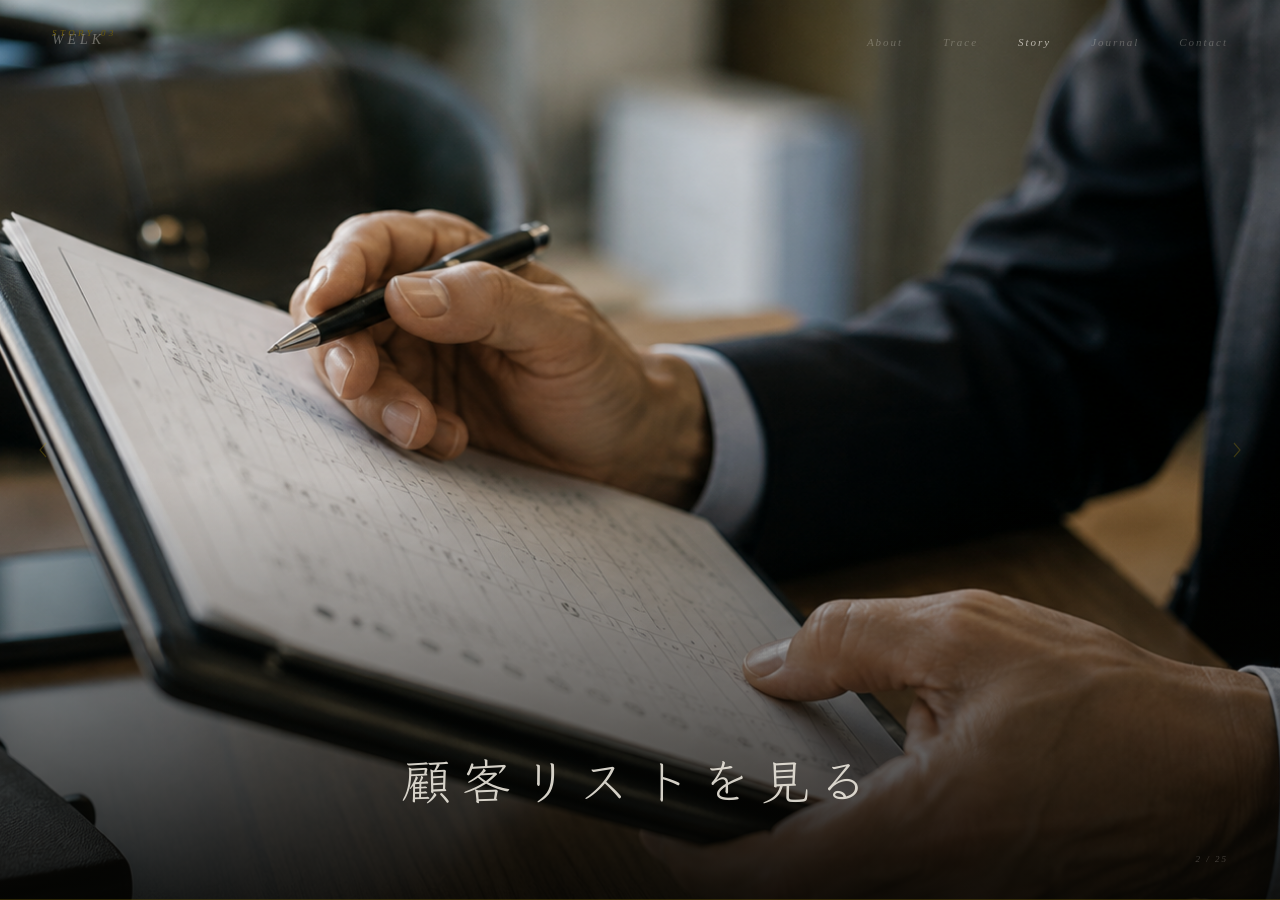
<file: stories/story03/index.html>
<!DOCTYPE html>
<html lang="ja">
<head>
  <meta charset="UTF-8">
  <meta name="viewport" content="width=device-width, initial-scale=1.0">
  <title>Story 03 — WELK 人が歩く研究所</title>
  <meta name="description" content="まだ会いたい人がいる。歩くことの先にある彩をめぐる物語。">
  <link rel="canonical" href="https://www.welk-lab.jp/stories/story03/index.html">
  <meta property="og:title" content="Story 03 — WELK 人が歩く研究所">
  <meta property="og:description" content="まだ会いたい人がいる。歩くことの先にある彩をめぐる物語。">
  <meta property="og:type" content="website">
  <meta property="og:url" content="https://www.welk-lab.jp/stories/story03/index.html">
  <meta property="og:image" content="https://www.welk-lab.jp/assets/ogp.png">
  <meta property="og:site_name" content="WELK 人が歩く研究所">
  <meta name="twitter:card" content="summary_large_image">
  <meta name="twitter:title" content="Story 03 — WELK 人が歩く研究所">
  <meta name="twitter:description" content="まだ会いたい人がいる。歩くことの先にある彩をめぐる物語。">
  <meta name="twitter:image" content="https://www.welk-lab.jp/assets/ogp.png">
  <link rel="preconnect" href="https://fonts.googleapis.com">
  <link rel="preconnect" href="https://fonts.gstatic.com" crossorigin>
  <link href="https://fonts.googleapis.com/css2?family=Noto+Serif+JP:wght@200;300&family=IM+Fell+English:ital@0;1&family=Klee+One:wght@400;600&display=swap" rel="stylesheet">
  <style>
    *, *::before, *::after { box-sizing: border-box; margin: 0; padding: 0; }
    :root {
      --gold: #B8960C; --goldL: #C9A84C; --goldD: #6B5A0A;
      --ink: #050503; --paper: #EAE5DC;
    }
    html, body {
      width: 100%; height: 100%;
      max-width: 100vw;
      background: var(--ink);
      color: var(--paper);
      font-family: 'Noto Serif JP', serif;
      overflow: hidden;
      user-select: none;
    }

    /* Nav */
    nav {
      position: fixed; top: 0; left: 0; right: 0; z-index: 100;
      display: flex; justify-content: space-between; align-items: center;
      padding: 28px 52px; pointer-events: none;
    }
    .logo {
      font-family: 'IM Fell English', serif; font-style: italic;
      font-size: 14px; letter-spacing: .28em;
      color: rgba(234,229,220,.38); text-decoration: none;
      pointer-events: all; transition: color .6s;
    }
    .logo:hover { color: rgba(234,229,220,.72); }
    .nav-links { display: flex; gap: 40px; list-style: none; pointer-events: all; }
    .nav-links a {
      font-family: 'IM Fell English', serif; font-style: italic;
      font-size: 11px; letter-spacing: .18em;
      color: rgba(234,229,220,.28); text-decoration: none; transition: color .5s;
    }
    .nav-links a:hover, .nav-links a.cur { color: rgba(234,229,220,.72); }

    /* Stage */
    #stage { position: fixed; inset: 0; }

    /* Slides */
    .slide {
      position: absolute; inset: 0;
      opacity: 0;
      transition: opacity 0.6s ease;
      pointer-events: none;
    }
    .slide.active { opacity: 1; pointer-events: all; }

    /* 写真スライド */
    .slide-photo { background: var(--ink); }
    .photo-img {
      position: absolute; inset: 0;
      width: 100%; height: 100%;
      object-fit: cover;
    }
    .photo-caption {
      position: absolute; bottom: 0; left: 0; right: 0;
      padding: 20% 5% 6%;
      background: linear-gradient(to top, rgba(5,5,3,.85) 0%, rgba(5,5,3,.4) 50%, transparent 100%);
      text-align: center;
      z-index: 10;
      opacity: 0;
    }
    .slide.active .photo-caption {
      animation: fadeIn 0.8s ease 0.3s both;
    }
    @keyframes fadeIn {
      from { opacity: 0; }
      to   { opacity: 1; }
    }
    .caption-scene {
      font-family: 'Klee One', 'Noto Serif JP', serif;
      font-weight: 400;
      font-size: clamp(26px, 3.9vw, 57px);
      line-height: 1.8;
      color: rgba(234,229,220,.9);
      letter-spacing: .18em;
    }

    /* ナレーション */
    .slide-narration, .slide-telop {
      display: flex; align-items: center; justify-content: center;
      background: var(--ink);
    }
    .narration-inner { width: 100%; padding: 0 10%; text-align: center; }
    .narration-text, .telop-text {
      display: block; width: 100%;
      word-break: auto-phrase; overflow-wrap: anywhere;
      font-family: 'Klee One', 'Noto Serif JP', serif;
      font-weight: 400;
      font-size: clamp(22px, 3.2vw, 42px);
      line-height: 2.2; letter-spacing: .08em;
      color: rgba(234,229,220,.82);
      opacity: 0;
    }
    .telop-text { font-size: clamp(24px, 3.5vw, 46px); letter-spacing: .12em; text-align: center; }
    .slide.active .narration-text,
    .slide.active .telop-text {
      animation: fadeIn 0.8s ease 0.2s both;
    }

    /* ロゴスライド */
    .slide-logo {
      display: flex; flex-direction: column;
      align-items: center; justify-content: center;
      background: var(--ink); gap: 20px;
    }
    .logo-welk {
      font-family: 'IM Fell English', serif; font-style: italic;
      font-size: clamp(28px, 5vw, 60px); letter-spacing: .38em;
      color: var(--goldD); opacity: 0;
    }
    .logo-tagline {
      font-weight: 200; font-size: 11px; letter-spacing: .22em;
      color: rgba(234,229,220,.28); opacity: 0;
    }
    .slide.active .logo-welk { animation: fadeIn 0.8s ease 0.3s both; }
    .slide.active .logo-tagline { animation: fadeIn 0.8s ease 0.6s both; }

    /* UI */
    #story-num {
      position: fixed; top: 28px; left: 52px; z-index: 200;
      font-family: 'IM Fell English', serif; font-style: italic;
      font-size: 9px; letter-spacing: .38em; color: var(--goldD);
      transition: opacity .6s;
    }
    #indicator {
      position: fixed; bottom: 36px; right: 52px; z-index: 200;
      font-family: 'IM Fell English', serif; font-style: italic;
      font-size: 9px; letter-spacing: .22em; color: rgba(234,229,220,.25);
    }
    .nav-btn {
      position: fixed; top: 50%; z-index: 200;
      transform: translateY(-50%);
      background: none; border: none; cursor: pointer;
      padding: 20px 24px; color: rgba(184,150,12,.28);
      transition: color .4s; outline: none;
    }
    .nav-btn:hover { color: rgba(184,150,12,.72); }
    #btn-prev { left: 8px; }
    #btn-next { right: 8px; }
    .nav-btn svg { display: block; width: 22px; height: 22px; }
    #progress-bar {
      position: fixed; bottom: 0; left: 0;
      height: 1px; background: var(--goldD);
      width: 0%; z-index: 200; opacity: .4;
      transition: width linear;
    }
    #bg-canvas {
      position: fixed; inset: 0; z-index: 0; pointer-events: none;
    }

    @media (max-width: 640px) {
      nav { padding: 16px 18px; gap: 14px; align-items: flex-start; }
      .nav-links { gap: 8px 14px; flex-wrap: wrap; justify-content: flex-end; max-width: 246px; }
      .nav-links a { font-size: 11px; letter-spacing: .08em; }
      .logo { font-size: 13px; letter-spacing: .18em; }
      #story-num { top: 56px; left: 18px; }
      #indicator { bottom: 20px; right: 18px; }
      .nav-btn { padding: 16px 10px; }
      #btn-prev { left: 2px; }
      #btn-next { right: 2px; }
      .nav-btn svg { width: 18px; height: 18px; }
      .caption-scene {
        font-size: clamp(20px, 5vw, 36px);
        letter-spacing: .1em;
      }
      .photo-caption { padding: 18% 6% 8%; }
      .narration-text { font-size: clamp(18px, 4.5vw, 32px); }
      .telop-text { font-size: clamp(20px, 5vw, 34px); }
      .narration-inner { padding: 0 8%; }
      .photo-img { object-fit: contain; }
    }
    @media (max-width: 430px) {
      .nav-links a:not(.cur) { display: none; }
      .nav-links { gap: 0; }
      #story-num { top: 48px; left: 16px; }
    }
  </style>
</head>
<body>

<canvas id="bg-canvas"></canvas>

<nav>
  <a class="logo" href="../../index.html">WELK</a>
  <ul class="nav-links">
    <li><a href="../../about.html">About</a></li>
    <li><a href="../../trace.html">Trace</a></li>
    <li><a href="../../story.html" class="cur">Story</a></li>
    <li><a href="../../journal.html">Journal</a></li>
    <li><a href="../../contact.html">Contact</a></li>
  </ul>
</nav>

<div id="story-num">STORY 03</div>
<div id="indicator">1 / 30</div>

<button id="btn-prev" class="nav-btn" aria-label="前へ">
  <svg viewBox="0 0 22 22" fill="none" stroke="currentColor" stroke-width="1.2">
    <polyline points="14,4 8,11 14,18"/>
  </svg>
</button>
<button id="btn-next" class="nav-btn" aria-label="次へ">
  <svg viewBox="0 0 22 22" fill="none" stroke="currentColor" stroke-width="1.2">
    <polyline points="8,4 14,11 8,18"/>
  </svg>
</button>

<div id="progress-bar"></div>

<div id="stage">

  <!-- 01 写真：まだ会いたい人がいる（タイトル） -->
  <div class="slide slide-photo active" data-index="0">
    <img class="photo-img" src="01.png" alt="">
    <div class="photo-caption">
      <p class="caption-scene">まだ会いたい人がいる</p>
    </div>
  </div>


  <!-- 03 写真：顧客リストを見る -->
  <div class="slide slide-photo" data-index="1">
    <img class="photo-img" src="03.png" alt="">
    <div class="photo-caption">
      <p class="caption-scene">顧客リストを見る</p>
    </div>
  </div>

  <!-- 04 写真：以前なら何件でも回った -->
  <div class="slide slide-photo" data-index="2">
    <img class="photo-img" src="04.png" alt="">
    <div class="photo-caption">
      <p class="caption-scene">以前なら何件でも回った</p>
    </div>
  </div>

  <!-- 05 写真：しかし今日は少し膝を気にする -->
  <div class="slide slide-photo" data-index="3">
    <img class="photo-img" src="05.png" alt="">
    <div class="photo-caption">
      <p class="caption-scene">しかし今日は<br>少し膝を気にする</p>
    </div>
  </div>

  <!-- 06 写真：階段のあるビルを見る -->
  <div class="slide slide-photo" data-index="4">
    <img class="photo-img" src="06.png" alt="">
    <div class="photo-caption">
      <p class="caption-scene">階段のあるビルを見る</p>
    </div>
  </div>

  <!-- 07 写真：深呼吸する -->
  <div class="slide slide-photo" data-index="5">
    <img class="photo-img" src="07.png" alt="">
    <div class="photo-caption">
      <p class="caption-scene">深呼吸する</p>
    </div>
  </div>

  <!-- 08 写真：男性は歩き出す -->
  <div class="slide slide-photo" data-index="6">
    <img class="photo-img" src="08.png" alt="">
    <div class="photo-caption">
      <p class="caption-scene">男性は歩き出す</p>
    </div>
  </div>


  <!-- 11 写真：若い担当者が待っている -->
  <div class="slide slide-photo" data-index="7">
    <img class="photo-img" src="11.png" alt="">
    <div class="photo-caption">
      <p class="caption-scene">若い担当者が待っている</p>
    </div>
  </div>

  <!-- 12 写真：男性は近づく -->
  <div class="slide slide-photo" data-index="8">
    <img class="photo-img" src="12.png" alt="">
    <div class="photo-caption">
      <p class="caption-scene">男性は近づく</p>
    </div>
  </div>

  <!-- 13 写真：一歩目を出す -->
  <div class="slide slide-photo" data-index="9">
    <img class="photo-img" src="13.png" alt="">
    <div class="photo-caption">
      <p class="caption-scene">一歩目を出す</p>
    </div>
  </div>

  <!-- 14 写真：少したためらう -->
  <div class="slide slide-photo" data-index="10">
    <img class="photo-img" src="14.png" alt="">
    <div class="photo-caption">
      <p class="caption-scene">少したためらう</p>
    </div>
  </div>

  <!-- 15 写真：それでも笑顔を作る -->
  <div class="slide slide-photo" data-index="11">
    <img class="photo-img" src="15.png" alt="">
    <div class="photo-caption">
      <p class="caption-scene">それでも笑顔を作る</p>
    </div>
  </div>

  <!-- 16 写真：資料を挟んで、話が始まる -->
  <div class="slide slide-photo" data-index="12">
    <img class="photo-img" src="16.png" alt="">
    <div class="photo-caption">
      <p class="caption-scene">資料を挟んで、話が始まる</p>
    </div>
  </div>


  <!-- 18 写真：担当者が頭を下げる -->
  <div class="slide slide-photo" data-index="13">
    <img class="photo-img" src="18.png" alt="">
    <div class="photo-caption">
      <p class="caption-scene">担当者が頭を下げる</p>
    </div>
  </div>

  <!-- 19 写真：男性も頭を下げる -->
  <div class="slide slide-photo" data-index="14">
    <img class="photo-img" src="19.png" alt="">
    <div class="photo-caption">
      <p class="caption-scene">男性も頭を下げる</p>
    </div>
  </div>

  <!-- 20 写真：息を整える -->
  <div class="slide slide-photo" data-index="15">
    <img class="photo-img" src="20.png" alt="">
    <div class="photo-caption">
      <p class="caption-scene">息を整える</p>
    </div>
  </div>

  <!-- 21 写真：そして握手する -->
  <div class="slide slide-photo" data-index="16">
    <img class="photo-img" src="21.png" alt="">
    <div class="photo-caption">
      <p class="caption-scene">そして握手する</p>
    </div>
  </div>

  <!-- 22 ナレーション -->
  <div class="slide slide-narration" data-index="17">
    <div class="narration-inner">
      <p class="narration-text">困っているわけじゃない<br>まだ働ける<br>それでも、<br>身体は少しずつ変わり始める</p>
    </div>
  </div>


  <!-- 24 ナレーション -->
  <div class="slide slide-narration" data-index="18">
    <div class="narration-inner">
      <p class="narration-text">本当に失いたくないのは、<br>歩くことじゃない</p>
    </div>
  </div>

  <!-- 25 写真：信頼を築くこと -->
  <div class="slide slide-photo" data-index="19">
    <img class="photo-img" src="25.png" alt="">
    <div class="photo-caption">
      <p class="caption-scene">信頼を築くこと</p>
    </div>
  </div>

  <!-- 26 写真：会いに行くこと -->
  <div class="slide slide-photo" data-index="20">
    <img class="photo-img" src="26.png" alt="">
    <div class="photo-caption">
      <p class="caption-scene">会いに行くこと</p>
    </div>
  </div>

  <!-- 27 写真：相談されること -->
  <div class="slide slide-photo" data-index="21">
    <img class="photo-img" src="27.png" alt="">
    <div class="photo-caption">
      <p class="caption-scene">相談されること</p>
    </div>
  </div>

  <!-- 28 写真：関係をつなぐこと -->
  <div class="slide slide-photo" data-index="22">
    <img class="photo-img" src="28.png" alt="">
    <div class="photo-caption">
      <p class="caption-scene">関係をつなぐこと</p>
    </div>
  </div>

  <!-- 29 テロップ -->
  <div class="slide slide-telop" data-index="23">
    <p class="telop-text">まだ会いたい<br>人がいる</p>
  </div>

  <!-- 30 WELKロゴ -->
  <div class="slide slide-logo" data-index="24">
    <div class="logo-welk">WELK</div>
    <div class="logo-tagline">歩くことから始まるイノチの跳躍</div>
  </div>

</div><!-- /stage -->

<script>

(() => {
  /* ── 背景Canvas（静かな粒子、写真スライド以外で薄く浮かぶ） ── */
  const cv  = document.getElementById('bg-canvas');
  const bgCtx = cv.getContext('2d');
  let W, H;
  const resize = () => { W = cv.width = innerWidth; H = cv.height = innerHeight; };
  resize(); addEventListener('resize', resize);

  const ptcls = Array.from({ length: 40 }, () => ({
    x: Math.random(), y: Math.random(),
    vx: (Math.random()-.5)*.00005, vy: -(Math.random()*.000025),
    r: .3 + Math.random()*.8,
    phase: Math.random()*Math.PI*2,
    alpha: .03 + Math.random()*.10,
  }));

  let bgOpacity = 0;
  const bgLoop = (t) => {
    requestAnimationFrame(bgLoop);
    bgCtx.clearRect(0, 0, W, H);
    for (const p of ptcls) {
      p.x = (p.x + p.vx + 1) % 1;
      p.y = (p.y + p.vy + 1) % 1;
      const a = p.alpha * bgOpacity * (.3 + Math.sin(t*.00045+p.phase)*.7);
      if (a < 0.002) continue;
      bgCtx.beginPath();
      bgCtx.arc(p.x*W, p.y*H, p.r, 0, Math.PI*2);
      bgCtx.fillStyle = `rgba(184,150,12,${a})`;
      bgCtx.fill();
    }
  };
  requestAnimationFrame(bgLoop);

  /* ── スライドデータ ── */
  const slides      = Array.from(document.querySelectorAll('.slide'));
  const TOTAL       = slides.length;
  const storyNumEl  = document.getElementById('story-num');
  const indicatorEl = document.getElementById('indicator');
  const progressBar = document.getElementById('progress-bar');
  const btnPrev     = document.getElementById('btn-prev');
  const btnNext     = document.getElementById('btn-next');

  const DURATIONS = slides.map(s => {
    if (s.classList.contains('slide-narration')) return 3500;
    if (s.classList.contains('slide-telop'))     return 3000;
    if (s.classList.contains('slide-logo'))      return 3000;
    return 3000; // photo
  });

  let current     = 0;
  let autoTimer   = null;
  let isAnimating = false;
  let userPaused  = false;

  /* UI更新 */
  const updateUI = (idx) => {
    const slide = slides[idx];
    const isPhoto = slide.classList.contains('slide-photo');
    bgOpacity = isPhoto ? 0 : 0.7;
    storyNumEl.textContent = 'STORY 03';
    storyNumEl.style.opacity = '1';
    indicatorEl.textContent = `${idx + 1} / ${TOTAL}`;
  };

  /* 進行バー */
  const startProgress = (dur) => {
    progressBar.style.transition = 'none';
    progressBar.style.width = '0%';
    requestAnimationFrame(() => requestAnimationFrame(() => {
      progressBar.style.transition = `width ${dur}ms linear`;
      progressBar.style.width = '100%';
    }));
  };
  const stopProgress = () => {
    progressBar.style.transition = 'none';
    progressBar.style.width = '0%';
  };

  /* 自動再生 */
  const startAuto = () => {
    clearTimeout(autoTimer);
    const dur = DURATIONS[current];
    startProgress(dur);
    autoTimer = setTimeout(() => {
      goTo((current + 1) % TOTAL);
    }, dur);
  };
  const stopAuto = () => {
    clearTimeout(autoTimer);
    stopProgress();
    userPaused = true;
  };

  /* スライド遷移 */
  const goTo = (idx, userAction = false) => {
    if (isAnimating || idx === current) return;
    isAnimating = true;

    if (userAction) stopAuto();

    slides[current].classList.remove('active');
    const nextIdx = idx;
    setTimeout(() => {
      slides[nextIdx].classList.add('active');
      current = nextIdx;
      updateUI(nextIdx);
    }, 1000);

    setTimeout(() => {
      isAnimating = false;
      if (userAction) {
        clearTimeout(autoTimer);
        autoTimer = setTimeout(startAuto, 3000);
      } else {
        startAuto();
      }
    }, 1000);
  };

  /* 初期化 */
  updateUI(0);
  startAuto();

  /* ボタン */
  btnPrev.addEventListener('click', () => goTo((current - 1 + TOTAL) % TOTAL, true));
  btnNext.addEventListener('click', () => goTo((current + 1) % TOTAL, true));

  /* キーボード */
  addEventListener('keydown', (e) => {
    if (e.key === 'ArrowRight' || e.key === 'ArrowDown')
      goTo((current + 1) % TOTAL, true);
    else if (e.key === 'ArrowLeft' || e.key === 'ArrowUp')
      goTo((current - 1 + TOTAL) % TOTAL, true);
  });

  /* スワイプ */
  let tx = 0, ty = 0;
  addEventListener('touchstart', e => {
    tx = e.touches[0].clientX; ty = e.touches[0].clientY;
  }, { passive: true });
  addEventListener('touchend', e => {
    const dx = e.changedTouches[0].clientX - tx;
    const dy = e.changedTouches[0].clientY - ty;
    if (Math.abs(dx) > Math.abs(dy) && Math.abs(dx) > 40) {
      if (dx < 0) goTo((current + 1) % TOTAL, true);
      else         goTo((current - 1 + TOTAL) % TOTAL, true);
    }
  }, { passive: true });

})();

</script>
</body>
</html>
</file>
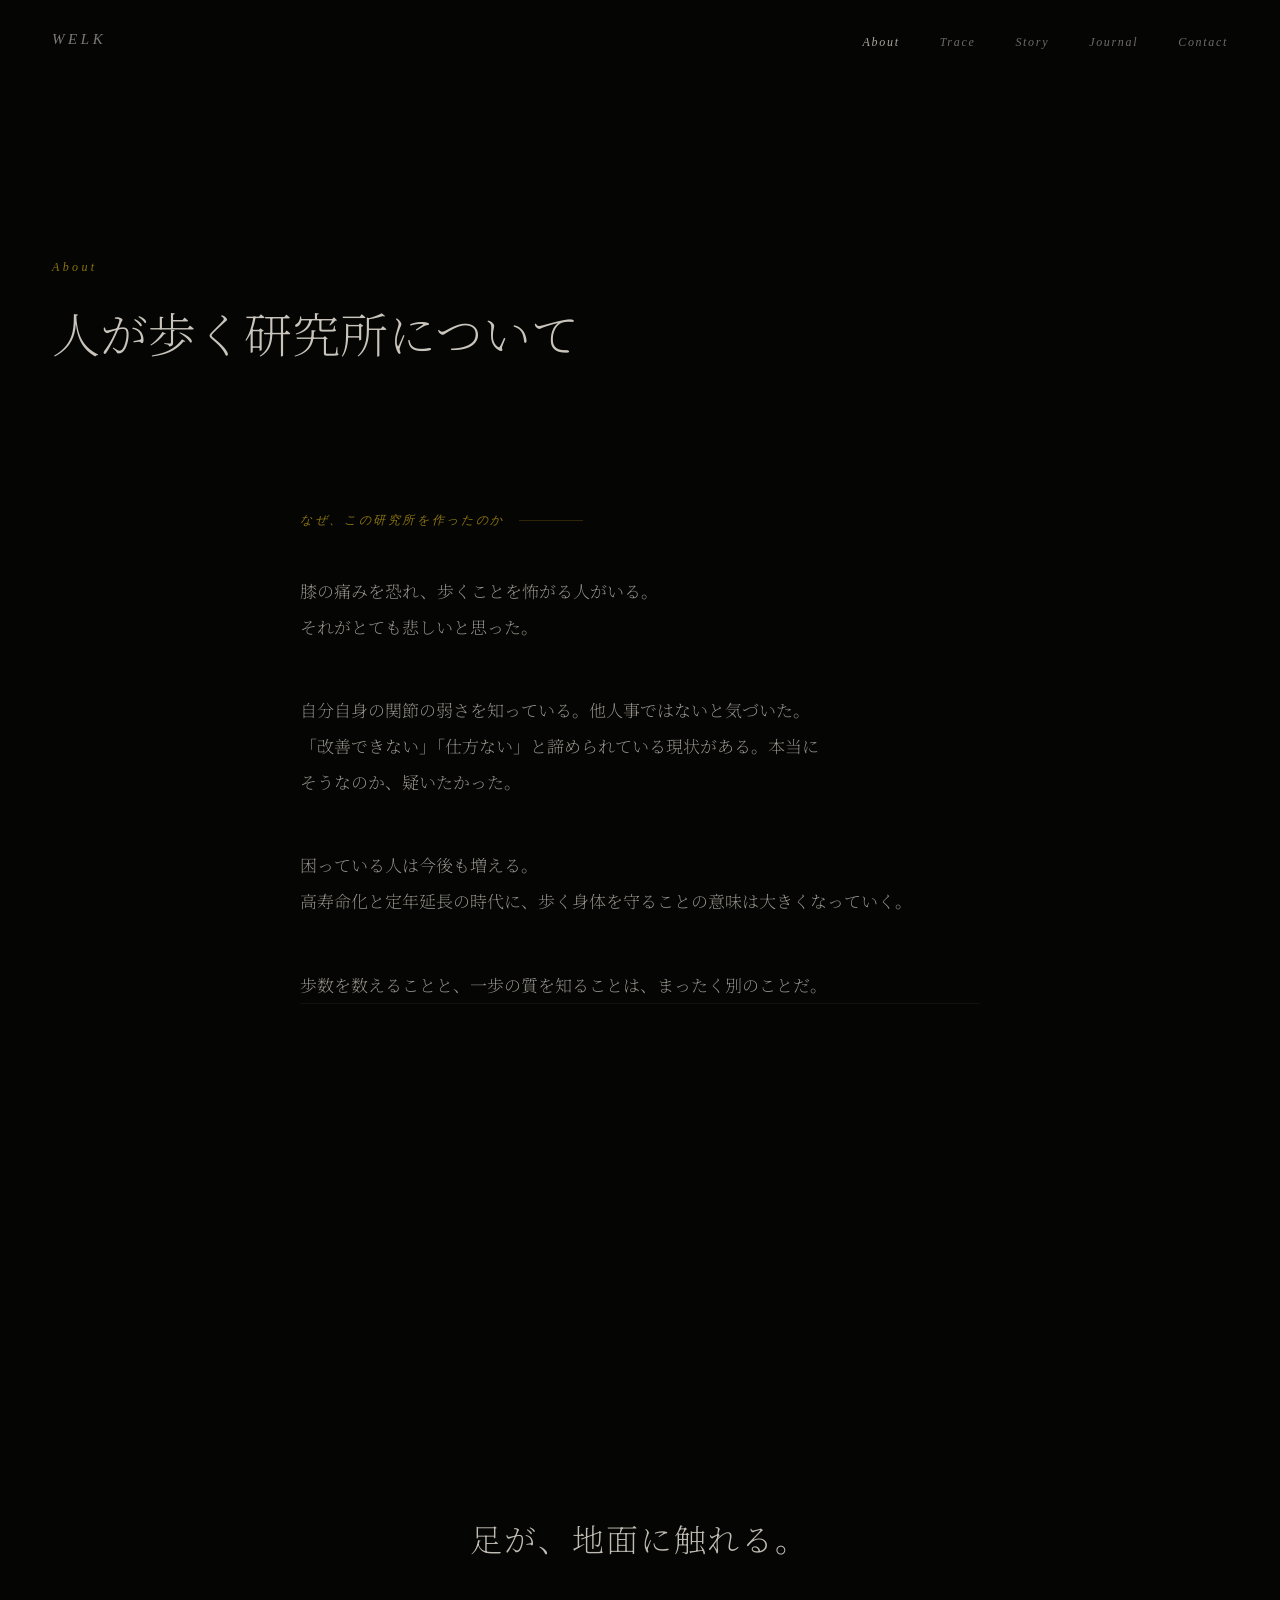
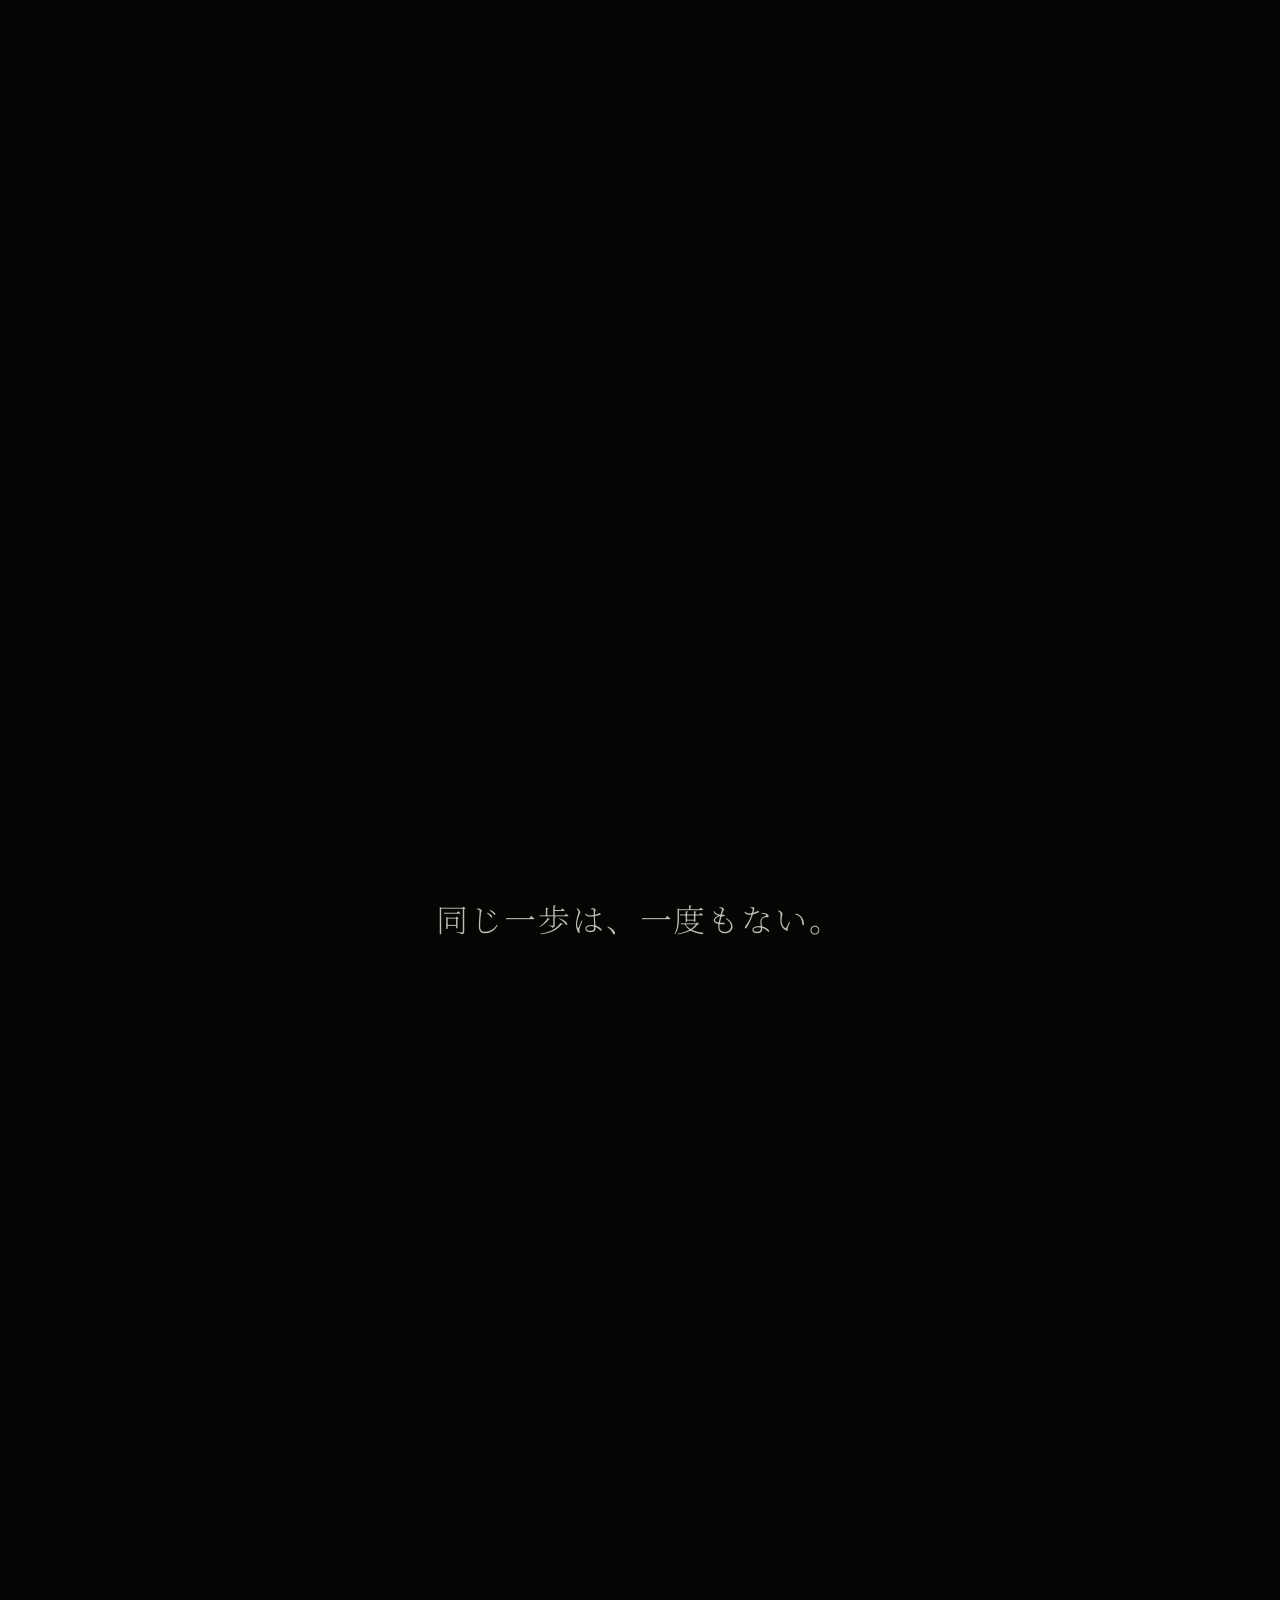
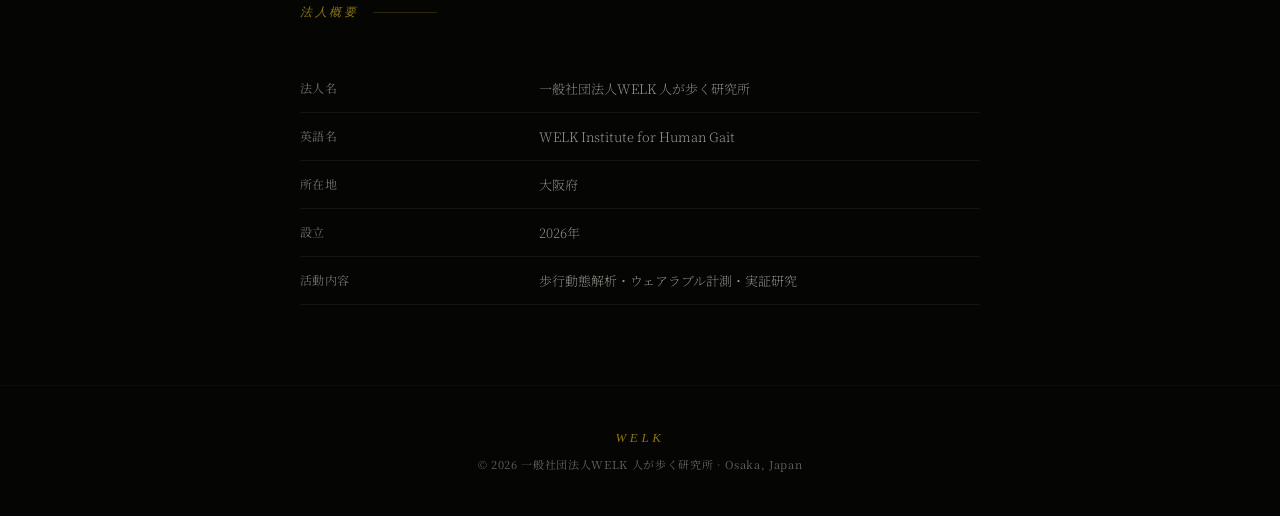
<file: about.html>
<!DOCTYPE html>
<html lang="ja">
<head>
  <meta charset="UTF-8">
  <meta name="viewport" content="width=device-width, initial-scale=1.0">
  <title>About — WELK 人が歩く研究所</title>
  <meta name="description" content="なぜ、この研究所を作ったのか。WELKの設立背景と、歩くことを見つめる理由。">
  <link rel="canonical" href="https://www.welk-lab.jp/about.html">
  <meta property="og:title" content="About — WELK 人が歩く研究所">
  <meta property="og:description" content="なぜ、この研究所を作ったのか。WELKの設立背景と、歩くことを見つめる理由。">
  <meta property="og:type" content="website">
  <meta property="og:url" content="https://www.welk-lab.jp/about.html">
  <meta property="og:image" content="https://www.welk-lab.jp/assets/ogp.png">
  <meta property="og:site_name" content="WELK 人が歩く研究所">
  <meta name="twitter:card" content="summary_large_image">
  <meta name="twitter:title" content="About — WELK 人が歩く研究所">
  <meta name="twitter:description" content="なぜ、この研究所を作ったのか。WELKの設立背景と、歩くことを見つめる理由。">
  <meta name="twitter:image" content="https://www.welk-lab.jp/assets/ogp.png">
  <meta name="theme-color" content="#050503">
  <link href="https://fonts.googleapis.com/css2?family=Noto+Serif+JP:wght@200;300&amp;family=IM+Fell+English:ital@0;1&amp;display=swap" rel="stylesheet">
  <style>
    *{box-sizing:border-box;margin:0;padding:0}
    :root{--gold:#B8960C;--goldD:#8A7412;--ink:#050503;--paper:#EAE5DC}
    html{scroll-behavior:smooth}
    body{background:var(--ink);color:var(--paper);font-family:'Noto Serif JP',serif;overflow-x:hidden}
    h1,h2,h3,p,.ri-text,.pw{line-break:strict;text-wrap:pretty}
    h1,h2,h3,.ph-title{text-wrap:balance}
    @supports (word-break:auto-phrase){h1,h2,h3,p,.ri-text,.pw{word-break:auto-phrase}}

    /* ── Nav ── */
    nav{position:fixed;top:0;left:0;right:0;z-index:100;display:flex;justify-content:space-between;align-items:center;padding:28px 52px}
    .logo{font-family:'IM Fell English',serif;font-style:italic;font-size:15px;letter-spacing:.24em;color:rgba(234,229,220,.52);text-decoration:none}
    .nav-links{display:flex;gap:40px;list-style:none}
    .nav-links a{font-family:'IM Fell English',serif;font-style:italic;font-size:12px;letter-spacing:.14em;color:rgba(234,229,220,.46);text-decoration:none;transition:color .5s}
    .nav-links a:hover,.nav-links a.cur{color:rgba(234,229,220,.72)}

    /* ── page hero ── */
    .page-hero{position:relative;z-index:1;min-height:48vh;display:flex;align-items:flex-end;padding:120px 52px 60px}
    .ph-en{font-family:'IM Fell English',serif;font-style:italic;font-size:12px;letter-spacing:.28em;color:var(--goldD);display:block;margin-bottom:20px;opacity:0;animation:fadeUp 0.5s ease 0s forwards}
    .ph-title{font-weight:200;font-size:clamp(26px,4vw,48px);line-height:1.6;color:rgba(234,229,220,.86);opacity:0;animation:fadeUp 0.6s ease 0.1s forwards}

    /* ── why ── */
    .why-sec{position:relative;z-index:1;padding:80px 52px}
    .sec-inner{max-width:680px;margin:0 auto}
    .sec-label{font-family:'IM Fell English',serif;font-style:italic;font-weight:200;font-size:12px;letter-spacing:.22em;color:var(--goldD);display:flex;align-items:center;gap:14px;margin-bottom:44px}
    .sec-label::after{content:'';flex:1;height:.5px;background:var(--goldD);opacity:.3;max-width:64px}
    .reason-list{list-style:none}
    .reason-item{display:flex;gap:22px;padding:22px 0;border-bottom:.5px solid rgba(234,229,220,.06);opacity:0;filter:blur(6px);transform:translateY(14px);transition:opacity 0.5s ease,filter 0.5s ease,transform 0.5s ease}
    .reason-item.up{opacity:1;filter:blur(0);transform:none}
    .ri-num{font-family:'IM Fell English',serif;font-style:italic;font-size:13px;color:var(--goldD);min-width:22px;padding-top:2px}
    .ri-text{font-weight:200;font-size:clamp(15px,1.6vw,17px);color:rgba(234,229,220,.65);line-height:2.1}

    /* ── phenomenon ── */
    .phenomenon{
      position:relative;z-index:1;
      min-height:100vh;
      display:flex;align-items:center;justify-content:center;
      overflow:hidden;
    }
    .ph-canvas{position:absolute;inset:0;width:100%;height:100%;z-index:0;pointer-events:none}
    .ph-inner{position:relative;z-index:2;max-width:480px;text-align:center;padding:80px 36px}

    /* sediment text */
    .pw{display:block;font-weight:200;line-height:1;letter-spacing:.06em;color:rgba(234,229,220,0);filter:blur(12px) brightness(.3);transform:translateY(8px);will-change:color,filter,transform}
    .pw.lg{font-size:clamp(22px,2.8vw,32px);margin-bottom:1.5em}
    .pw.sm{font-size:clamp(15px,1.5vw,17px);margin-bottom:1.15em;line-height:1.9}
    .pw.settled{animation:wDrift var(--dd,9s) ease-in-out infinite;animation-delay:var(--do,0s)}
    @keyframes wDrift{0%,100%{transform:translateY(var(--dy0,0px))}50%{transform:translateY(var(--dy1,.3px))}}

    .s-rule{position:relative;z-index:1;width:.5px;height:80px;background:linear-gradient(to bottom,transparent,var(--goldD),transparent);margin:0 auto;opacity:0;transition:opacity 0.5s ease}
    .s-rule.up{opacity:.4}

    /* ── corp ── */
    .corp-sec{position:relative;z-index:1;padding:80px 52px}
    .corp-table{width:100%;border-collapse:collapse}
    .corp-table tr{border-bottom:.5px solid rgba(234,229,220,.07)}
    .corp-table td{padding:14px 0;font-size:13px;vertical-align:top}
    .corp-table .tl{color:rgba(234,229,220,.48);min-width:140px;font-size:12px;letter-spacing:.03em}
    .corp-table .tv{color:rgba(234,229,220,.65);font-weight:200}
    .reveal{opacity:0;filter:blur(8px);transform:translateY(16px);transition:opacity 0.5s ease,filter 0.5s ease,transform 0.5s ease}
    .reveal.up{opacity:1;filter:blur(0);transform:none}

    footer{position:relative;z-index:1;padding:44px 52px;text-align:center;border-top:.5px solid rgba(184,150,12,.06)}
    .f-logo{font-family:'IM Fell English',serif;font-style:italic;font-size:13px;letter-spacing:.28em;color:var(--goldD);margin-bottom:10px}
    .f-copy{font-size:11px;letter-spacing:.06em;color:rgba(234,229,220,.42)}

    @keyframes fadeUp{from{opacity:0;transform:translateY(14px)}to{opacity:1;transform:none}}
    @media(prefers-reduced-motion:reduce){
      html{scroll-behavior:auto}
      .ph-en,.ph-title,.pw,.reveal,.reason-item,.s-rule{
        animation:none!important;transition:none!important;transform:none!important;filter:none!important;opacity:1!important
      }
      .pw{color:rgba(234,229,220,.62)!important}
      .ph-canvas{display:none!important}
    }
    @media(max-width:640px){
      nav{padding:16px 18px;gap:14px;align-items:flex-start}.nav-links{gap:8px 14px;flex-wrap:wrap;justify-content:flex-end;max-width:246px}.nav-links a{font-size:11px;letter-spacing:.08em}.logo{font-size:14px;letter-spacing:.18em}
      .page-hero,.why-sec,.corp-sec{padding-left:26px;padding-right:26px}
      .ph-inner{padding:60px 24px}
      .corp-table tr{display:grid;grid-template-columns:96px 1fr;column-gap:12px}
      .corp-table .tl{min-width:0}
      /* スマホのみCanvasの金色描画を最小補正 */
      .ph-canvas{filter:brightness(1.28) contrast(1.08)}
    }
  </style>
</head>
<body>

<nav aria-label="Primary">
  <a class="logo" href="index.html">WELK</a>
  <ul class="nav-links">
    <li><a href="about.html" class="cur">About</a></li>
    <li><a href="trace.html">Trace</a></li>
    <li><a href="story.html">Story</a></li>
    <li><a href="journal.html">Journal</a></li>
    <li><a href="contact.html">Contact</a></li>
  </ul>
</nav>

<main>
<div class="page-hero">
  <div>
    <span class="ph-en">About</span>
    <h1 class="ph-title">人が歩く研究所について</h1>
  </div>
</div>

<section class="why-sec">
  <div class="sec-inner">
    <h2 class="sec-label reveal">なぜ、この研究所を作ったのか</h2>

    <div class="reason-item" style="display:block;padding:0 0 32px;border-bottom:none">
      <p class="ri-text">膝の痛みを恐れ、歩くことを怖がる人がいる。<br>それがとても悲しいと思った。</p>
    </div>

    <div class="reason-item" style="display:block;padding:16px 0 32px;border-bottom:none">
      <p class="ri-text">自分自身の関節の弱さを知っている。他人事ではないと気づいた。<br>「改善できない」「仕方ない」と諦められている現状がある。本当にそうなのか、疑いたかった。</p>
    </div>

    <div class="reason-item" style="display:block;padding:16px 0 32px;border-bottom:none">
      <p class="ri-text">困っている人は今後も増える。<br>高寿命化と定年延長の時代に、歩く身体を守ることの意味は大きくなっていく。</p>
    </div>

    <div class="reason-item" style="display:block;padding:16px 0 0;border-bottom:.5px solid rgba(234,229,220,.06)">
      <p class="ri-text">歩数を数えることと、一歩の質を知ることは、まったく別のことだ。</p>
    </div>
  </div>
</section>

<div class="s-rule"></div>

<!-- ② 着地衝撃 -->
<div class="phenomenon" id="ph-shock">
  <canvas class="ph-canvas" id="c-shock" aria-hidden="true"></canvas>
  <div class="ph-inner">
    <span class="pw lg" data-delay="0"    data-dur="3400" data-dd="9s"  data-dy0="0px"   data-dy1=".25px">足が、地面に触れる。</span>
    <span class="pw sm" data-delay="1800" data-dur="3800" data-dd="11s" data-dy0="-.1px" data-dy1=".2px">その瞬間だけ、身体は正直になる。</span>
    <span class="pw sm" data-delay="3400" data-dur="4200" data-dd="13s" data-dy0="0px"   data-dy1="-.18px">蓄積された庇いが、衝撃の形に現れる。</span>
  </div>
</div>

<div class="s-rule"></div>

<!-- ③ 左右差 -->
<div class="phenomenon" id="ph-asym">
  <canvas class="ph-canvas" id="c-asym" aria-hidden="true"></canvas>
  <div class="ph-inner">
    <span class="pw lg" data-delay="0"    data-dur="3400" data-dd="10s" data-dy0="0px"    data-dy1=".22px">同じ一歩は、一度もない。</span>
    <span class="pw sm" data-delay="2000" data-dur="3800" data-dd="12s" data-dy0="-.08px" data-dy1=".18px">左と右は、必ず違う物語を持っている。</span>
    <span class="pw sm" data-delay="3800" data-dur="4400" data-dd="14s" data-dy0=".1px"   data-dy1="-.2px">その非対称こそが、その人の歩きだ。</span>
  </div>
</div>

<div class="s-rule"></div>

<section class="corp-sec">
  <div class="sec-inner">
    <h2 class="sec-label reveal">法人概要</h2>
    <table class="corp-table">
      <tr class="reveal"><td class="tl">法人名</td><td class="tv">一般社団法人WELK 人が歩く研究所</td></tr>
      <tr class="reveal"><td class="tl">英語名</td><td class="tv">WELK Institute for Human Gait</td></tr>
      <tr class="reveal"><td class="tl">所在地</td><td class="tv">大阪府</td></tr>
      <tr class="reveal"><td class="tl">設立</td><td class="tv">2026年</td></tr>
      <tr class="reveal"><td class="tl">活動内容</td><td class="tv">歩行動態解析・ウェアラブル計測・実証研究</td></tr>
    </table>
  </div>
</section>
</main>

<footer>
  <div class="f-logo">WELK</div>
  <p class="f-copy">© 2026 一般社団法人WELK 人が歩く研究所 · Osaka, Japan</p>
</footer>

<script>
'use strict';
(() => {
const reduceMotion = matchMedia('(prefers-reduced-motion: reduce)').matches;

/* ════════════════════════════════════════════════════════
   PERLIN NOISE — 流れ場の基礎
   シンプルな2Dノイズで有機的なベクトル場を生成
════════════════════════════════════════════════════════ */
const P = (() => {
  const perm = new Uint8Array(512);
  const p256 = new Uint8Array(256);
  for (let i = 0; i < 256; i++) p256[i] = i;
  for (let i = 255; i > 0; i--) {
    const j = Math.random() * (i+1) | 0;
    [p256[i], p256[j]] = [p256[j], p256[i]];
  }
  for (let i = 0; i < 512; i++) perm[i] = p256[i & 255];

  const fade = t => t*t*t*(t*(t*6-15)+10);
  const lerp = (a,b,t) => a + t*(b-a);
  const grad = (h, x, y) => {
    const v = h & 3;
    const u = v < 2 ? x : y;
    const w = v < 2 ? y : x;
    return ((h&1)?-u:u) + ((h&2)?-w:w);
  };
  return (x, y) => {
    const X = Math.floor(x) & 255, Y = Math.floor(y) & 255;
    x -= Math.floor(x); y -= Math.floor(y);
    const u = fade(x), v = fade(y);
    const a = perm[X]+Y, b = perm[X+1]+Y;
    return lerp(
      lerp(grad(perm[a],x,y),   grad(perm[b],x-1,y),   u),
      lerp(grad(perm[a+1],x,y-1),grad(perm[b+1],x-1,y-1),u), v
    );
  };
})();

/* ════════════════════════════════════════════════════════
   FLOW FIELD ENGINE
   グリッド状のベクトル場を持ち、粒子をそれに従わせる
════════════════════════════════════════════════════════ */
class FlowField {
  constructor(canvas, config = {}) {
    this.cv  = canvas;
    this.ctx = canvas.getContext('2d');
    this.W   = 0;
    this.H   = 0;

    // 設定
    this.cfg = {
      particleCount : config.particleCount ?? 480,
      cellSize      : config.cellSize      ?? 18,   // ベクトル場のグリッドサイズ
      noiseScale    : config.noiseScale    ?? 0.003, // ノイズのスケール
      noiseSpeed    : config.noiseSpeed    ?? 0.00018,
      maxSpeed      : config.maxSpeed      ?? 1.6,
      friction      : config.friction      ?? 0.92,
      trailAlpha    : config.trailAlpha    ?? 0.045, // 軌跡の残像
      lineAlpha     : config.lineAlpha     ?? 0.22,
      lineWidth     : config.lineWidth     ?? 0.7,
      disturbRadius : config.disturbRadius ?? 110,  // 歪み注入の半径
      disturbStrength:config.disturbStrength?? 8.0,
      asymmetry     : config.asymmetry     ?? 0,    // 左右差係数 0〜1
      goldR:184, goldG:150, goldB:12,
      ...config,
    };

    // 歪みイベントリスト
    this.disturbances = [];

    // 粒子
    this.particles = [];
    this.field     = null; // ベクトル場（Float32Array × 2）
    this.cols      = 0;
    this.rows      = 0;
    this.t         = 0;
    this.active    = false;
    this.animId    = null;
  }

  resize() {
    this.W = this.cv.width  = this.cv.parentElement.offsetWidth  || innerWidth;
    this.H = this.cv.height = this.cv.parentElement.offsetHeight || innerHeight;
    this.cols  = Math.ceil(this.W / this.cfg.cellSize) + 1;
    this.rows  = Math.ceil(this.H / this.cfg.cellSize) + 1;
    this.field = new Float32Array(this.cols * this.rows * 2);
    this._initParticles();
  }

  _initParticles() {
    const c = this.cfg;
    this.particles = Array.from({length: c.particleCount}, () => ({
      x: Math.random() * this.W,
      y: Math.random() * this.H,
      vx: 0, vy: 0,
      age: Math.random() * 200,   // 寿命をバラけさせる
      maxAge: 180 + Math.random() * 160,
      alpha: c.lineAlpha * (0.4 + Math.random() * 0.6),
    }));
  }

  // ベクトル場を更新（Perlin noise ベース）
  _updateField(t) {
    const {cellSize, noiseScale, noiseSpeed, asymmetry} = this.cfg;
    const nt      = t * noiseSpeed;
    const gAngle  = this.cfg.gaitAngle ?? (Math.PI * 0.5 + 0.32);
    // 歩行方向バイアス：ノイズに定常的な流れを加える
    const biasMag = 0.28; // バイアス強度（ノイズに対して）
    const biasX   = Math.cos(gAngle) * biasMag;
    const biasY   = Math.sin(gAngle) * biasMag;

    for (let row = 0; row < this.rows; row++) {
      for (let col = 0; col < this.cols; col++) {
        const idx = (row * this.cols + col) * 2;
        const wx  = col * cellSize;
        const wy  = row * cellSize;

        // 基本ノイズ角
        const n1  = P(wx * noiseScale, wy * noiseScale + nt);
        let angle = n1 * Math.PI * 3.5;

        // 非対称性：右半分（asymmetry > 0）はノイズが多い
        if (asymmetry > 0 && wx > this.W * 0.5) {
          const n2 = P(wx * noiseScale * 2.2, wy * noiseScale * 1.8 + nt * 1.4);
          angle += n2 * Math.PI * asymmetry * 2.8;
        }

        // ノイズベクトルに歩行方向バイアスを加算
        this.field[idx]   = Math.cos(angle) + biasX;
        this.field[idx+1] = Math.sin(angle) + biasY;
      }
    }
  }

  // 接地イベントを登録 → 線香花火粒子群を生成
  disturb(x, y, strength, duration, isLeft, imprintType = 'heavy') {
    const sc      = Math.min(this.W, this.H);
    const gAngle  = this.cfg.gaitAngle ?? (Math.PI * 0.5 + 0.32); // 歩行進行角
    // 「進行方向の逆」が重力方向（B案）
    const gravX   = -Math.cos(gAngle);
    const gravY   = -Math.sin(gAngle);

    // パターン別の火花定義を生成
    const sparks  = this._buildSparks(x, y, sc, imprintType, isLeft, gravX, gravY);

    // 上限10個：超えたら最も古いものから削除
    if (this.disturbances.length >= 10) this.disturbances.shift();

    this.disturbances.push({
      x, y, strength, duration,
      elapsed: 0,
      isLeft, imprintType,
      type:    'impact',
      sparks,           // 線香花火粒子群
      gravX, gravY,     // 重力方向（進行逆向き）
    });
  }

  // パターン別の線香花火粒子群を生成
  _buildSparks(cx, cy, sc, type, isLeft, gravX, gravY) {
    const sparks = [];
    const side   = isLeft ? -1 : 1;
    const perpX  = -gravY, perpY = gravX; // 進行方向に垂直
    const fwdX   = -gravX, fwdY = -gravY; // 進行方向
    const baseSpd  = sc * 0.0018;
    const baseLife = 0.55 + Math.random() * 0.25;

    // ── ヘルパー：粒子を追加
    const add = (x, y, vx, vy, r, alpha, maxLifeMult, gravity, friction, tag, reglowStr, wobbleAmp) => {
      sparks.push({
        x, y, vx, vy,
        life: 1,
        maxLife: baseLife * maxLifeMult,
        r, alpha, gravity,
        friction:   friction    ?? 0.968,
        tag:        tag         ?? '',
        reglowStr:  reglowStr   ?? 0,     // 再発光強度 0〜1
        wobbleAmp:  wobbleAmp   ?? 0.5,   // 揺れ幅
        noisePhase: Math.random() * 100,  // 位相ノイズ初期値
      });
    };

    if (type === 'suriashi') {
      // Group A：前方へ抜ける（速く・短命）
      for (let i = 0; i < 18; i++) {  // 28→18
        const along = 0.4 + Math.random() * 1.6;
        const perp  = (Math.random() - 0.5) * 0.3;
        const spd   = baseSpd * (0.8 + Math.random() * 0.8);
        add(cx, cy,
          (fwdX * along + perpX * perp) * spd,
          (fwdY * along + perpY * perp) * spd,
          0.7 + Math.random() * 0.9,
          0.3 + Math.random() * 0.2,
          0.35 + Math.random() * 0.2,
          0.18, 0.94 + Math.random() * 0.04, 'fwd',
          0.15, 0.4  // 弱い再発光・少し揺れ
        );
      }
      // Group B：後方に残る（摩擦で引きずられる）
      for (let i = 0; i < 15; i++) {  // 22→15
        const along = -(0.2 + Math.random() * 1.0);
        const perp  = (Math.random() - 0.5) * 0.2;
        const spd   = baseSpd * (0.3 + Math.random() * 0.4);
        add(cx, cy,
          (fwdX * along + perpX * perp) * spd,
          (fwdY * along + perpY * perp) * spd,
          0.6 + Math.random() * 0.8,
          0.25 + Math.random() * 0.2,
          0.9 + Math.random() * 0.5,
          0.12, 0.988 + Math.random() * 0.008, 'trail',
          0.35, 0.8  // 滞留粒子ほど再発光が目立つ
        );
      }
      // 摩擦尾
      for (let i = 0; i < 7; i++) {  // 10→7
        const t = Math.random();
        add(cx + gravX*sc*0.012*t, cy + gravY*sc*0.012*t,
          gravX*baseSpd*(0.1+Math.random()*0.18),
          gravY*baseSpd*(0.1+Math.random()*0.18),
          0.4+Math.random()*0.5, 0.2+Math.random()*0.15,
          0.6+Math.random()*0.4, 0.08, 0.980, 'friction',
          0.1, 0.3
        );
      }

    } else if (type === 'heavy') {
      // 中心核：静か・長く残る・再発光強い
      for (let i = 0; i < 8; i++) {  // 12→8
        add(
          cx + (Math.random()-0.5)*sc*0.008,
          cy + (Math.random()-0.5)*sc*0.008,
          (Math.random()-0.5)*baseSpd*0.2,
          (Math.random()-0.5)*baseSpd*0.2,
          2.2 + Math.random()*1.8,
          0.7 + Math.random()*0.2,
          1.2 + Math.random()*0.4,
          0.04, 0.992, 'core',
          0.6, 0.2  // 中心は再発光が強い・揺れ小さい
        );
      }
      // 外周：不規則に暴れる
      for (let i = 0; i < 50; i++) {  // 72→50
        const angle = Math.random() * Math.PI * 2;
        const spd   = baseSpd * (1.0 + Math.random() * 2.2);
        const isOuter = spd > baseSpd * 1.8;
        add(cx, cy,
          Math.cos(angle)*spd, Math.sin(angle)*spd,
          isOuter ? 0.5+Math.random()*0.7 : 1.0+Math.random()*1.4,
          isOuter ? 0.38+Math.random()*0.28 : 0.48+Math.random()*0.28,
          isOuter ? 0.2+Math.random()*0.45 : 0.5+Math.random()*0.5,
          0.52,
          isOuter ? 0.87+Math.random()*0.08 : 0.96+Math.random()*0.02,
          isOuter ? 'outer' : 'mid',
          isOuter ? 0.05 : 0.25,  // 外周は再発光なし・中間は少し
          isOuter ? 1.2  : 0.6    // 外周は大きく揺れる
        );
      }

    } else if (type === 'out') {
      const outX = perpX*side, outY = perpY*side;
      for (let i = 0; i < 45; i++) {  // 65→45
        const t = Math.random(), isOuter = t > 0.42;
        const spread = (Math.random()-0.3)*Math.PI*(isOuter?0.7:0.4);
        const baseA  = Math.atan2(outY, outX);
        const spd    = isOuter ? baseSpd*(1.0+Math.random()*1.6) : baseSpd*(0.2+Math.random()*0.4);
        add(cx, cy,
          Math.cos(baseA+spread)*spd, Math.sin(baseA+spread)*spd,
          isOuter?0.6+Math.random()*0.9:0.8+Math.random()*1.1,
          isOuter?0.33+Math.random()*0.28:0.28+Math.random()*0.22,
          isOuter?0.4+Math.random()*0.4:0.85+Math.random()*0.55,
          0.5,
          isOuter?0.93+Math.random()*0.04:0.985+Math.random()*0.01,
          isOuter?'out_fly':'out_stay',
          isOuter?0.0:0.4,   // 詰まった粒子が再発光
          isOuter?0.6:1.0
        );
      }

    } else if (type === 'in') {
      const inX = -perpX*side, inY = -perpY*side;
      for (let i = 0; i < 45; i++) {  // 65→45
        const t = Math.random(), isInner = t > 0.45;
        const spread = (Math.random()-0.3)*Math.PI*(isInner?0.7:0.35);
        const baseA  = Math.atan2(inY, inX);
        const spd    = isInner ? baseSpd*(0.9+Math.random()*1.4) : baseSpd*(0.15+Math.random()*0.35);
        add(cx, cy,
          Math.cos(baseA+spread)*spd, Math.sin(baseA+spread)*spd,
          isInner?0.6+Math.random()*0.9:0.8+Math.random()*1.1,
          isInner?0.3+Math.random()*0.25:0.26+Math.random()*0.2,
          isInner?0.35+Math.random()*0.4:0.85+Math.random()*0.55,
          0.48,
          isInner?0.92+Math.random()*0.05:0.983+Math.random()*0.012,
          isInner?'in_fly':'in_stay',
          isInner?0.0:0.4,
          isInner?0.5:1.0
        );
      }

    } else if (type === 'heel') {
      // メイン：鋭く飛んで急失速
      for (let i = 0; i < 22; i++) {  // 32→22
        const spread = (Math.random()-0.5)*0.5;
        const angle  = Math.atan2(gravY,gravX)+spread;
        const spd    = baseSpd*(1.8+Math.random()*2.8);
        add(cx, cy,
          Math.cos(angle)*spd, Math.sin(angle)*spd,
          0.4+Math.random()*0.7,
          0.48+Math.random()*0.35,
          0.22+Math.random()*0.25,
          0.65,
          Math.random()<0.4 ? 0.84+Math.random()*0.04 : 0.96+Math.random()*0.025,
          'heel_main',
          0.08, 0.9  // 踵は揺れ大きめ
        );
      }
      // 摩擦尾
      for (let i = 0; i < 9; i++) {  // 14→9
        const t = Math.random();
        add(
          cx+gravX*sc*0.018*t, cy+gravY*sc*0.018*t,
          gravX*baseSpd*(0.1+Math.random()*0.18),
          gravY*baseSpd*(0.1+Math.random()*0.18),
          0.35+Math.random()*0.4, 0.2+Math.random()*0.16,
          0.55+Math.random()*0.35, 0.05, 0.975+Math.random()*0.015,
          'heel_friction', 0.2, 0.4
        );
      }

    } else if (type === 'mid') {
      for (let i = 0; i < 52; i++) {  // 75→52
        const t     = Math.random();
        const footW = (0.15+t*0.35)*sc*0.04;
        const footL = (t-0.5)*sc*0.06;
        const ox    = fwdX*footL + perpX*(Math.random()-0.5)*footW*2;
        const oy    = fwdY*footL + perpY*(Math.random()-0.5)*footW*2;
        const isFront = t > 0.6, isStay = t < 0.4;
        const angle   = Math.atan2(oy,ox)+(Math.random()-0.5)*(isFront?0.6:1.1);
        const spd     = isFront  ? baseSpd*(0.7+Math.random()*0.8)
                      : isStay  ? baseSpd*(0.15+Math.random()*0.25)
                      : baseSpd*(0.3+Math.random()*0.6);
        add(cx+ox, cy+oy,
          Math.cos(angle)*spd, Math.sin(angle)*spd,
          0.7+Math.random()*1.2, 0.26+Math.random()*0.28,
          isFront?0.3+Math.random()*0.3:isStay?1.0+Math.random()*0.6:0.5+Math.random()*0.4,
          0.4,
          isFront?0.935+Math.random()*0.03:isStay?0.986+Math.random()*0.01:0.955+Math.random()*0.025,
          isFront?'mid_front':isStay?'mid_stay':'mid_mid',
          isFront?0.0:isStay?0.45:0.1,  // 踵側が残って再発光
          isFront?0.4:0.9
        );
      }
    }

    return sparks;
  }

  // 歪みをフィールドに適用
  _applyDisturbances() {
    const {cellSize, disturbRadius} = this.cfg;

    for (const d of this.disturbances) {
      const progress = d.elapsed / d.duration;
      const strength = d.strength * Math.pow(1 - progress, 1.8); // 急速に減衰

      for (let row = 0; row < this.rows; row++) {
        for (let col = 0; col < this.cols; col++) {
          const wx = col * cellSize, wy = row * cellSize;
          const dx = wx - d.x, dy = wy - d.y;
          const dist = Math.sqrt(dx*dx + dy*dy);
          if (dist > disturbRadius || dist < 1) continue;

          const falloff = Math.pow(1 - dist/disturbRadius, 2.0);
          const idx = (row * this.cols + col) * 2;

          if (d.type === 'impact') {
            // 着地：放射状に外へ押し出す
            const nx = dx/dist, ny = dy/dist;
            this.field[idx]   += nx * strength * falloff;
            this.field[idx+1] += ny * strength * falloff;

            // 片側（強い側）だけ追加の渦成分
            if (d.isLeft && dx < 0) {
              this.field[idx]   += -ny * strength * falloff * 0.5;
              this.field[idx+1] +=  nx * strength * falloff * 0.5;
            }
          }
        }
      }
    }
  }

  // 粒子を更新
  _updateParticles() {
    const {cellSize, maxSpeed, friction} = this.cfg;

    for (const p of this.particles) {
      // 所属セルを取得
      const col = Math.floor(p.x / cellSize);
      const row = Math.floor(p.y / cellSize);

      if (col >= 0 && col < this.cols && row >= 0 && row < this.rows) {
        const idx = (row * this.cols + col) * 2;
        // バイリニア補間で滑らかにしたいが、まず直接取得
        const fx = this.field[idx];
        const fy = this.field[idx+1];

        p.vx += fx * 0.22;
        p.vy += fy * 0.22;
      }

      // 摩擦
      p.vx *= friction;
      p.vy *= friction;

      // 速度制限
      const spd = Math.sqrt(p.vx*p.vx + p.vy*p.vy);
      if (spd > maxSpeed) { p.vx = p.vx/spd*maxSpeed; p.vy = p.vy/spd*maxSpeed; }

      p.x += p.vx;
      p.y += p.vy;
      p.age++;

      // 画面外・寿命切れで再配置
      if (p.age > p.maxAge || p.x < 0 || p.x > this.W || p.y < 0 || p.y > this.H) {
        p.x = Math.random() * this.W;
        p.y = Math.random() * this.H;
        p.vx = 0; p.vy = 0;
        p.age = 0;
        p.maxAge = 180 + Math.random() * 160;
      }
    }
  }

  // 描画
  _draw() {
    const {ctx, W, H} = this;
    const {trailAlpha, lineAlpha, lineWidth, goldR, goldG, goldB} = this.cfg;

    // 残像（軌跡を残す）— 少し薄めにしてフラッシュが際立つように
    ctx.fillStyle = `rgba(5,5,3,${trailAlpha})`;
    ctx.fillRect(0, 0, W, H);

    // ── 線香花火粒子の更新・描画 ──────────────────
    for (const d of this.disturbances) {
      if (!d.sparks) continue;

      for (const sp of d.sparks) {
        if (sp.life <= 0) continue;

        // 1. 重力：進行逆方向 + 下方向への微細落下感
        const gravStrength = 0.028 * sp.gravity;
        sp.vx += d.gravX * gravStrength;
        sp.vy += d.gravY * gravStrength;
        sp.vy += 0.012 * sp.gravity; // 下方向の垂れ（画面下=+Y）

        // 2. 位相ノイズ：粒子ごとの揺れ・引っかかり
        sp.noisePhase = (sp.noisePhase ?? Math.random() * 100) + 0.08;
        const wobble = Math.sin(sp.noisePhase) * 0.006 * (sp.wobbleAmp ?? 1);
        sp.vx += wobble;
        sp.vy += wobble * 0.6;

        // 3. 個別friction
        sp.vx *= sp.friction;
        sp.vy *= sp.friction;

        sp.x += sp.vx;
        sp.y += sp.vy;

        // 4. 寿命減衰
        sp.life -= 1 / (sp.maxLife * d.duration / 16);
        if (sp.life <= 0) continue;

        // 5. 再発光：life 0.08〜0.22 の範囲で一瞬だけ耀く
        const reglowZone = sp.life < 0.22 && sp.life > 0.06;
        const reglowAmp  = reglowZone
          ? Math.pow(Math.sin((sp.life - 0.06) / 0.16 * Math.PI), 1.8) * (sp.reglowStr ?? 0)
          : 0;

        // 6. alpha計算（消えかけのリズム）
        const baseA = sp.alpha * Math.pow(sp.life, 0.65) + reglowAmp * 0.4;
        const a = Math.min(baseA, 1.0);
        if (a < 0.007) continue;

        // 7. 色：ライフサイクルで変化
        //    誕生：琥珀（R:184, G:150, B:12）
        //    中盤：暗金（R:195, G:140, B:8）
        //    終盤：赤熱（R:210, G:110, B:6）→ reglowで一瞬橙へ
        const lifeLerp  = Math.max(0, Math.min(1, sp.life));
        const rC = Math.round(184 + (1 - lifeLerp) * 26 + reglowAmp * 18);
        const gC = Math.round(150 - (1 - lifeLerp) * 40 + reglowAmp * 8);
        const bC = Math.round(12  - (1 - lifeLerp) * 6);

        const spd = Math.sqrt(sp.vx*sp.vx + sp.vy*sp.vy);

        if (spd > 0.12) {
          // 動いている：軌跡として描く
          const tailLen = Math.min(spd * 2.4, 7);
          ctx.beginPath();
          ctx.moveTo(sp.x - sp.vx / spd * tailLen * sp.r,
                     sp.y - sp.vy / spd * tailLen * sp.r);
          ctx.lineTo(sp.x, sp.y);
          ctx.strokeStyle = `rgba(${rC},${gC},${bC},${a})`;
          ctx.lineWidth   = sp.r * Math.max(sp.life, 0.15);
          ctx.lineCap     = 'round';
          ctx.stroke();
        } else {
          // 失速・滞留：点として残る（消えそうで消えない）
          ctx.beginPath();
          ctx.arc(sp.x, sp.y, sp.r * Math.max(sp.life, 0.1), 0, Math.PI * 2);
          ctx.fillStyle = `rgba(${rC},${gC},${bC},${a * 0.75})`;
          ctx.fill();
        }
      }
    }

    // 粒子を線として描く
    for (const p of this.particles) {
      if (p.age < 2) continue;
      const spd = Math.sqrt(p.vx*p.vx + p.vy*p.vy);
      const speedFactor = Math.min(spd / this.cfg.maxSpeed, 1);

      // 左右alpha差：粒子にsideAlphaプロパティがあれば適用
      const sideA = p.sideAlpha ?? 1.0;
      const a = lineAlpha * p.alpha * sideA *
                (0.28 + speedFactor * 0.72) *
                Math.min(p.age / 18, 1) *
                Math.max(0, 1 - (p.age - p.maxAge * 0.78) / (p.maxAge * 0.22));

      if (a < 0.005) continue;

      ctx.beginPath();
      ctx.moveTo(p.x - p.vx * 2.2, p.y - p.vy * 2.2);
      ctx.lineTo(p.x, p.y);
      ctx.strokeStyle = `rgba(${goldR},${goldG},${goldB},${a})`;
      ctx.lineWidth = lineWidth * (0.45 + speedFactor * 0.55);
      ctx.lineCap = 'round';
      ctx.stroke();
    }
  }

  start() {
    this.active = true;
    this.resize();

    const loop = (t) => {
      if (!this.active) return;
      this.animId = requestAnimationFrame(loop);
      this.t = t;

      // ベクトル場更新
      this._updateField(t);

      // 歪みを適用・更新
      this._applyDisturbances();
      for (let i = this.disturbances.length-1; i >= 0; i--) {
        this.disturbances[i].elapsed += 16;
        if (this.disturbances[i].elapsed >= this.disturbances[i].duration) {
          this.disturbances.splice(i, 1);
        }
      }

      this._updateParticles();
      this._draw();
    };
    requestAnimationFrame(loop);
  }

  stop() {
    this.active = false;
    if (this.animId) cancelAnimationFrame(this.animId);
    // キャンバスをクリア
    this.ctx.clearRect(0, 0, this.W, this.H);
  }
}

/* ════════════════════════════════════════════════════════
   SHOCK SECTION — 着地衝撃
════════════════════════════════════════════════════════ */

/* ════════════════════════════════════════════════════════
   GAIT LANE — 歩行軌道の管理
   斜め方向に前進する歩行レーンを設定し、
   左右交互に一定歩幅で接地位置を計算する
════════════════════════════════════════════════════════ */
class GaitLane {
  constructor(ff, options = {}) {
    this.ff = ff;

    // 歩行方向：斜め（右上から左下へ、または左上から右下へ）
    // angle：進行方向の角度（ラジアン）
    this.angle    = options.angle    ?? (Math.PI * 0.5 + 0.35); // 斜め前進
    this.stride   = options.stride   ?? 0.14;  // 歩幅（画面高さ比）
    this.laneW    = options.laneW    ?? 0.12;  // 左右の幅（画面幅比）
    this.wobble   = options.wobble   ?? 0.022; // 歩行の揺らぎ量
    this.isAsym   = options.isAsym   ?? false; // 左右差モード

    this.step     = 0;
    // 初期位置：画面上部付近からスタート
    this.pos      = { x: 0.5, y: 0.15 };
    this._resetLane();
  }

  _resetLane() {
    // 斜め軌道のスタート位置をランダムに決める
    // 画面の上側1/3からスタートし、斜め下に流れる
    this.pos = {
      x: 0.28 + Math.random() * 0.44,
      y: 0.08 + Math.random() * 0.15,
    };
    this.step = 0;
  }

  next() {
    const W = this.ff.W, H = this.ff.H;
    const sc = Math.min(W, H);
    this.step++;
    const isLeft = this.step % 2 === 0;

    // 歩行方向ベクトル（斜め前進）
    const dx = Math.cos(this.angle);
    const dy = Math.sin(this.angle);

    // 歩幅分だけ前進
    const stride = sc * (this.stride + (Math.random() - 0.5) * 0.04);
    this.pos.x += dx * stride / W;
    this.pos.y += dy * stride / H;

    // 左右の横ずれ（左足は左、右足は右）
    const perpX = -dy; // 進行方向に垂直
    const perpY =  dx;
    const lateralBase = W * this.laneW * 0.5;
    // 左右差モードでは左右のずれ量に差をつける
    const lateralL = lateralBase * (this.isAsym ? 1.0 : 1.0);
    const lateralR = lateralBase * (this.isAsym ? 0.72 : 1.0);
    const lateral  = isLeft ? -lateralL : lateralR;
    const wobbleX  = (Math.random() - 0.5) * W * this.wobble;
    const wobbleY  = (Math.random() - 0.5) * H * this.wobble;

    const cx = this.pos.x * W + perpX * lateral + wobbleX;
    const cy = this.pos.y * H + perpY * lateral + wobbleY;

    // 画面外に出たらリセット
    const margin = sc * 0.1;
    if (cx < -margin || cx > W + margin || cy < -margin || cy > H + margin) {
      this._resetLane();
      return this.next(); // リセット後に再取得
    }

    return { cx, cy, isLeft };
  }
}

// Shock用歩行レーン（shockFF定義後に実行）
let shockLane, asymLane;
function initLanes() {
  shockLane = new GaitLane(shockFF, {
    angle:  Math.PI * 0.5 + 0.32,
    stride: 0.13,
    laneW:  0.11,
    wobble: 0.018,
  });
  asymLane = new GaitLane(asymFF, {
    angle:  Math.PI * 0.5 + 0.28,
    stride: 0.12,
    laneW:  0.14,
    wobble: 0.025,
    isAsym: true,
  });
}

/* ════════════════════════════════════════════════════════
   SHOCK SECTION — 着地衝撃
════════════════════════════════════════════════════════ */
const shockEl = document.getElementById('ph-shock');
const shockFF = new FlowField(document.getElementById('c-shock'), {
  particleCount:  400,     // 540→400（密度削減）
  cellSize:       16,
  noiseScale:     0.0028,
  noiseSpeed:     0.000072, // 0.00014→0.000072（約半速）
  maxSpeed:       1.8,      // 2.6→1.8（慣性のある遅い流れ）
  friction:       0.91,
  trailAlpha:     0.028,    // 少し濃く（遅くなった分）
  lineAlpha:      0.10,     // 背景は常に接地より弱く
  lineWidth:      0.65,
  disturbRadius:  160,
  disturbStrength:14.0,
  asymmetry:      0,
  gaitAngle:      Math.PI * 0.5 + 0.32,
});

let shockStep = 0, shockOn = false;

const IMPRINT_TYPES = ['heavy', 'heavy', 'heel', 'out', 'in', 'suriashi', 'mid'];

function triggerShock() {
  shockStep++;
  const { cx, cy, isLeft } = shockLane.next();
  const imprintType = IMPRINT_TYPES[Math.floor(Math.random() * IMPRINT_TYPES.length)];
  const str = isLeft ? 14.0 + Math.random()*3 : 8.0 + Math.random()*2;
  const dur = isLeft ? 2400 : 1400;
  shockFF.disturb(cx, cy, str, dur, isLeft, imprintType);
}

/* ════════════════════════════════════════════════════════
   ASYM SECTION — 左右差
════════════════════════════════════════════════════════ */
const asymEl = document.getElementById('ph-asym');
const asymFF = new FlowField(document.getElementById('c-asym'), {
  particleCount:  360,
  cellSize:       18,
  noiseScale:     0.003,
  noiseSpeed:     0.000065,
  maxSpeed:       1.2,
  friction:       0.92,
  trailAlpha:     0.026,
  lineAlpha:      0.08,
  lineWidth:      0.55,
  disturbRadius:  110,
  disturbStrength:9.0,
  asymmetry:      0.85,
  gaitAngle:      Math.PI * 0.5 + 0.28,
});

// 粒子に左右のalpha差・速度差を付与
const origInit = asymFF._initParticles.bind(asymFF);
asymFF._initParticles = function() {
  origInit();
  for (const p of this.particles) {
    const isLeftSide = Math.random() < 0.62;
    if (isLeftSide) {
      p.x = Math.random() * this.W * 0.5;
      p.sideAlpha    = 1.0;
      p.maxSpeedMult = 1.0;
    } else {
      p.x = this.W * 0.5 + Math.random() * this.W * 0.5;
      p.sideAlpha    = 0.45;
      p.maxSpeedMult = 0.62;
    }
  }
};

// 右側粒子の速度制限を個別に適用
const origUpdateP = asymFF._updateParticles.bind(asymFF);
asymFF._updateParticles = function() {
  const {cellSize, friction} = this.cfg;
  for (const p of this.particles) {
    const col = Math.floor(p.x / cellSize);
    const row = Math.floor(p.y / cellSize);
    if (col >= 0 && col < this.cols && row >= 0 && row < this.rows) {
      const idx = (row * this.cols + col) * 2;
      p.vx += this.field[idx]   * 0.22;
      p.vy += this.field[idx+1] * 0.22;
    }
    p.vx *= friction; p.vy *= friction;
    const maxSpd = this.cfg.maxSpeed * (p.maxSpeedMult ?? 1.0);
    const spd = Math.sqrt(p.vx*p.vx + p.vy*p.vy);
    if (spd > maxSpd) { p.vx = p.vx/spd*maxSpd; p.vy = p.vy/spd*maxSpd; }
    p.x += p.vx; p.y += p.vy; p.age++;
    if (p.age > p.maxAge || p.x < 0 || p.x > this.W || p.y < 0 || p.y > this.H) {
      const goLeft = (p.sideAlpha ?? 1) > 0.6;
      p.x = goLeft ? Math.random() * this.W * 0.5
                   : this.W * 0.5 + Math.random() * this.W * 0.5;
      p.y = Math.random() * this.H;
      p.vx = 0; p.vy = 0; p.age = 0;
      p.maxAge = 180 + Math.random() * 160;
    }
  }
};

let asymStep = 0, asymOn = false;

function triggerAsym() {
  asymStep++;
  const { cx, cy, isLeft } = asymLane.next();
  // 左：heavy（強い接地）、右：out/in/mid（弱く不安定）
  const rightTypes = ['out', 'in', 'mid', 'suriashi'];
  const imprintType = isLeft
    ? 'heavy'
    : rightTypes[Math.floor(Math.random() * rightTypes.length)];
  const str = isLeft ? 9.0 + Math.random()*2 : 4.5 + Math.random()*1.5;
  const dur = isLeft ? 2000 : 900;
  asymFF.disturb(cx, cy, str, dur, isLeft, imprintType);
}

/* ════════════════════════════════════════════════════════
   AUTO-TRIGGER LOOP
════════════════════════════════════════════════════════ */
let lastShockT = 0, lastAsymT = 0;

function triggerLoop(t) {
  requestAnimationFrame(triggerLoop);
  if (shockOn) {
    const shockLive = shockFF.disturbances.some(d => d.elapsed / d.duration < 0.55);
    if (!shockLive && t - lastShockT > 2800 + Math.random()*1000) {
      lastShockT = t;
      triggerShock();
    }
  }
  if (asymOn) {
    const asymLive = asymFF.disturbances.some(d => d.elapsed / d.duration < 0.55);
    if (!asymLive && t - lastAsymT > 2600 + Math.random()*900) {
      lastAsymT = t;
      triggerAsym();
    }
  }
}
if (!reduceMotion) requestAnimationFrame(triggerLoop);

/* ════════════════════════════════════════════════════════
   VISIBILITY — セクション可視でstart/stop
════════════════════════════════════════════════════════ */
const visIO = new IntersectionObserver(entries => {
  entries.forEach(en => {
    if (en.target.id === 'ph-shock') {
      shockOn = en.isIntersecting;
      if (en.isIntersecting) {
        if (!shockLane) initLanes();
        shockFF.start();
      } else {
        shockFF.stop();
      }
    }
    if (en.target.id === 'ph-asym') {
      asymOn = en.isIntersecting;
      if (en.isIntersecting) {
        if (!asymLane) initLanes();
        asymFF.start();
      } else {
        asymFF.stop();
      }
    }
  });
}, {threshold: 0.1});
if (!reduceMotion) {
  visIO.observe(shockEl);
  visIO.observe(asymEl);
}

addEventListener('resize', () => {
  if (shockOn) shockFF.resize();
  if (asymOn)  asymFF.resize();
});

/* ════════════════════════════════════════════════════════
   SEDIMENT ENGINE — テキスト沈殿
════════════════════════════════════════════════════════ */
function settle(el) {
  const delay = parseInt(el.dataset.delay || 0);
  const dur   = parseInt(el.dataset.dur   || 3400);
  const {dd='10s', dy0='0px', dy1='.2px'} = el.dataset;
  setTimeout(() => {
    el.style.transition = [
      `color ${dur}ms cubic-bezier(.08,.92,.2,1)`,
      `filter ${dur*1.1}ms cubic-bezier(.08,.92,.2,1)`,
      `transform ${dur*.9}ms cubic-bezier(.08,.92,.2,1)`,
    ].join(',');
    el.style.color     = el.classList.contains('sm') ? 'rgba(234,229,220,.5)' : 'rgba(234,229,220,.82)';
    el.style.filter    = 'blur(0) brightness(1)';
    el.style.transform = 'translateY(0)';
    setTimeout(() => {
      el.style.transition = 'none';
      el.style.setProperty('--dd', dd);
      el.style.setProperty('--do', `${Math.random()*-4}s`);
      el.style.setProperty('--dy0', dy0);
      el.style.setProperty('--dy1', dy1);
      el.classList.add('settled');
    }, dur * 1.2);
  }, delay);
}

const wordIO = new IntersectionObserver(entries => {
  entries.forEach(en => {
    if (!en.isIntersecting) return;
    en.target.querySelectorAll('.pw').forEach(settle);
    wordIO.unobserve(en.target);
  });
}, {threshold: .18});
document.querySelectorAll('.phenomenon').forEach(s => wordIO.observe(s));

/* general reveal */
const revIO = new IntersectionObserver(entries => {
  entries.forEach(en => {
    if (en.isIntersecting) { en.target.classList.add('up'); revIO.unobserve(en.target); }
  });
}, {threshold: .12});
document.querySelectorAll('.reveal,.reason-item,.s-rule').forEach(el => revIO.observe(el));

})();
</script>
</body>
</html>
</file>
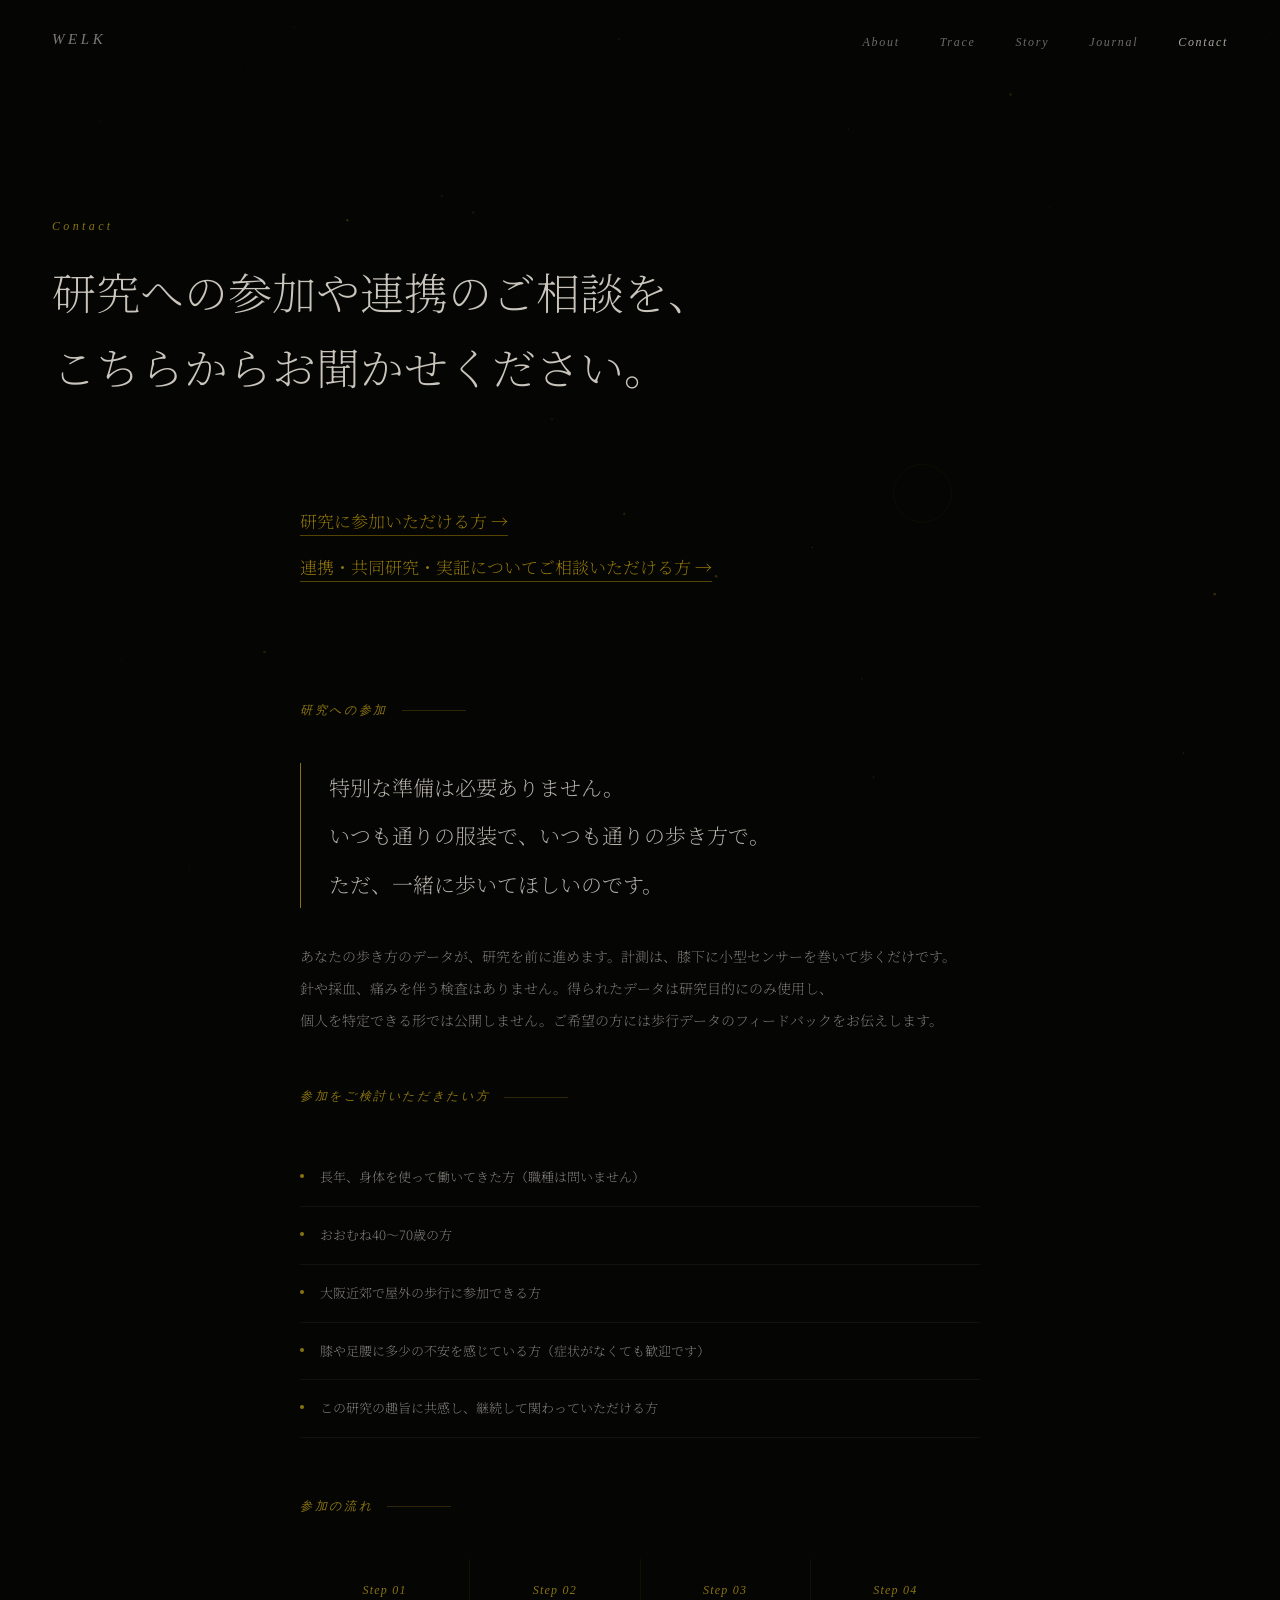
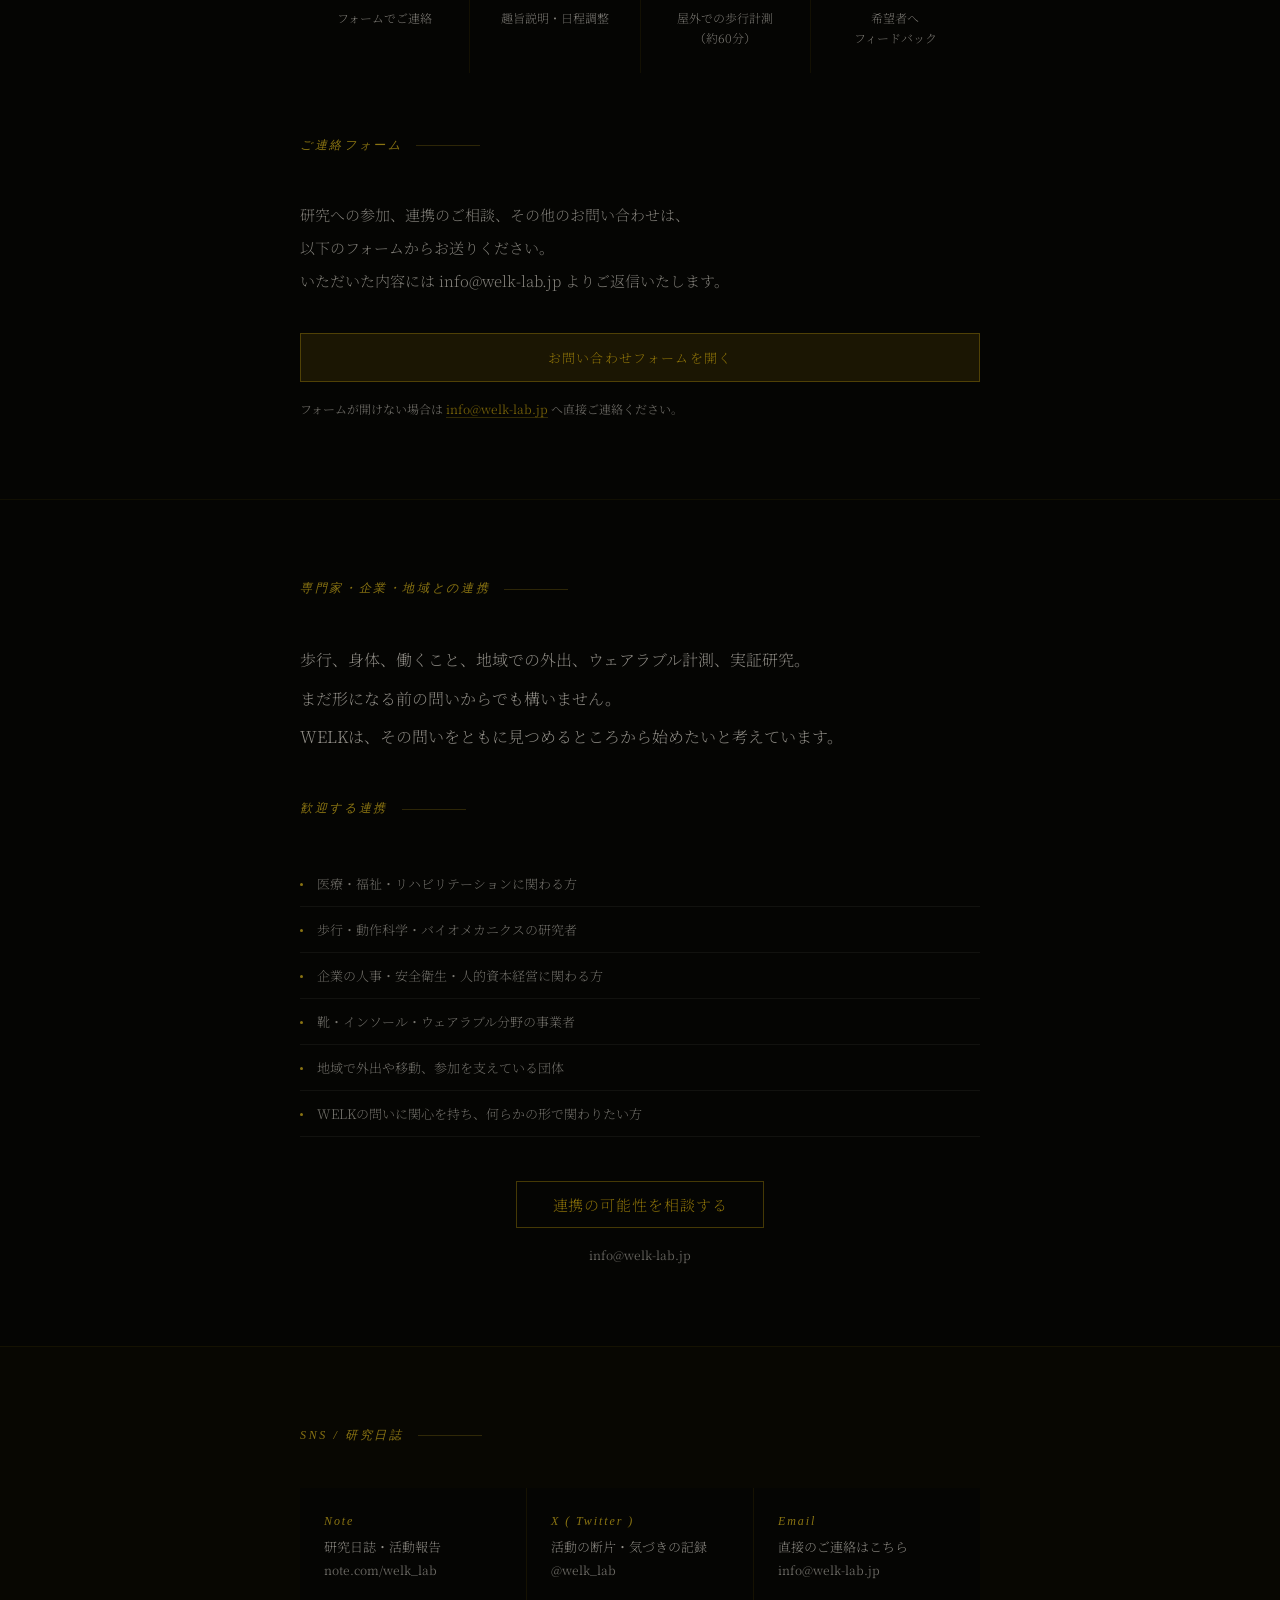
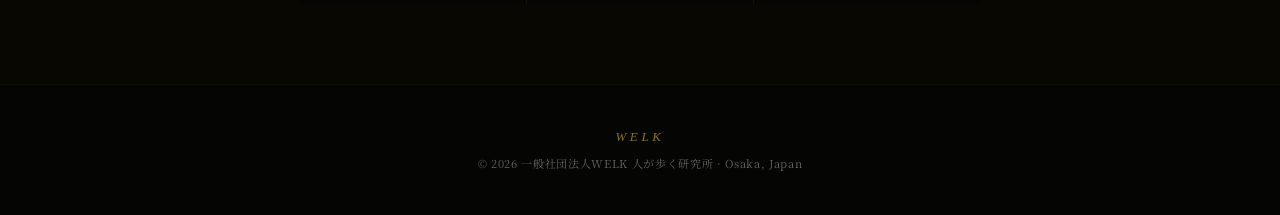
<file: contact.html>
<!DOCTYPE html>
<html lang="ja">
<head>
  <meta charset="UTF-8">
  <meta name="viewport" content="width=device-width, initial-scale=1.0">
  <title>Contact — WELK 人が歩く研究所</title>
  <meta name="description" content="研究参加、連携・共同研究・実証相談のための問い合わせページ。">
  <link rel="canonical" href="https://www.welk-lab.jp/contact.html">
  <meta property="og:title" content="Contact — WELK 人が歩く研究所">
  <meta property="og:description" content="研究参加、連携・共同研究・実証相談のための問い合わせページ。">
  <meta property="og:type" content="website">
  <meta property="og:url" content="https://www.welk-lab.jp/contact.html">
  <meta property="og:image" content="https://www.welk-lab.jp/assets/ogp.png">
  <meta property="og:site_name" content="WELK 人が歩く研究所">
  <meta name="twitter:card" content="summary_large_image">
  <meta name="twitter:title" content="Contact — WELK 人が歩く研究所">
  <meta name="twitter:description" content="研究参加、連携・共同研究・実証相談のための問い合わせページ。">
  <meta name="twitter:image" content="https://www.welk-lab.jp/assets/ogp.png">
  <meta name="theme-color" content="#050503">
  <link rel="preconnect" href="https://fonts.googleapis.com">
  <link rel="preconnect" href="https://fonts.gstatic.com" crossorigin>
  <link href="https://fonts.googleapis.com/css2?family=Noto+Serif+JP:wght@200;300&amp;family=IM+Fell+English:ital@0;1&amp;display=swap" rel="stylesheet">
  <style>
    *,*::before,*::after{box-sizing:border-box;margin:0;padding:0}
    :root{--gold:#B8960C;--goldL:#C9A84C;--goldD:#8A7412;--ink:#050503;--paper:#EAE5DC}
    html{scroll-behavior:smooth}
    body{background:var(--ink);color:var(--paper);font-family:'Noto Serif JP',serif;overflow-x:hidden}
    h1,h2,h3,p,.invite-quote,.invite-body,.ce-text,.lc-desc,.lc-sub{line-break:strict;text-wrap:pretty}
    h1,h2,h3,.ph-title,.invite-quote{text-wrap:balance}
    @supports (word-break:auto-phrase){h1,h2,h3,p,.invite-quote,.invite-body,.ce-text,.lc-desc,.lc-sub{word-break:auto-phrase}}
    #c{position:fixed;inset:0;width:100%;height:100%;z-index:0;pointer-events:none}
    nav{position:fixed;top:0;left:0;right:0;z-index:100;display:flex;justify-content:space-between;align-items:center;padding:28px 52px}
    .logo{font-family:'IM Fell English',serif;font-style:italic;font-size:15px;letter-spacing:.24em;color:rgba(234,229,220,.52);text-decoration:none;transition:color .6s}
    .logo:hover{color:rgba(234,229,220,.72)}
    .nav-links{display:flex;gap:40px;list-style:none}
    .nav-links a{font-family:'IM Fell English',serif;font-style:italic;font-size:12px;letter-spacing:.14em;color:rgba(234,229,220,.46);text-decoration:none;transition:color .5s}
    .nav-links a:hover,.nav-links a.cur{color:rgba(234,229,220,.72)}

    .page-hero{position:relative;z-index:1;min-height:52vh;display:flex;align-items:flex-end;padding:120px 52px 64px}
    .ph-en{font-family:'IM Fell English',serif;font-style:italic;font-size:12px;letter-spacing:.28em;color:var(--goldD);display:block;margin-bottom:20px;opacity:0;animation:fadeUp 0.5s ease 0s forwards}
    .ph-title{font-weight:200;font-size:clamp(22px,3.5vw,44px);line-height:1.7;color:rgba(234,229,220,.86);opacity:0;animation:fadeUp 0.6s ease 0.1s forwards}

    .sec{position:relative;z-index:1;padding:80px 52px}
    .sec-inner{max-width:680px;margin:0 auto}
    .sec-label{font-family:'IM Fell English',serif;font-style:italic;font-weight:200;font-size:12px;letter-spacing:.22em;color:var(--goldD);display:flex;align-items:center;gap:14px;margin-bottom:44px}
    .sec-label::after{content:'';flex:1;height:.5px;background:var(--goldD);opacity:.3;max-width:64px}

    /* invite quote */
    .invite-quote{font-weight:200;font-size:clamp(15px,2vw,21px);line-height:2.3;color:rgba(234,229,220,.78);border-left:1.5px solid var(--goldD);padding-left:28px;margin-bottom:32px}
    .invite-body{font-weight:200;font-size:14px;color:rgba(234,229,220,.56);line-height:2.3;margin-bottom:52px}

    /* conditions */
    .cond-list{list-style:none;margin-bottom:60px}
    .cond-item{display:flex;gap:16px;padding:16px 0;border-bottom:.5px solid rgba(234,229,220,.06);font-weight:200;font-size:13px;color:rgba(234,229,220,.58);line-height:1.9}
    .cond-dot{width:4px;height:4px;border-radius:50%;background:var(--goldD);margin-top:9px;flex-shrink:0}

    /* flow */
    .flow{display:grid;grid-template-columns:repeat(4,1fr);gap:1px;background:rgba(184,150,12,.08);margin-bottom:64px}
    .flow-step{background:var(--ink);padding:24px 18px;text-align:center}
    .flow-num{font-family:'IM Fell English',serif;font-style:italic;font-size:12px;letter-spacing:.1em;color:var(--goldD);margin-bottom:10px}
    .flow-label{font-weight:200;font-size:12px;color:rgba(234,229,220,.55);line-height:1.7}

    /* form */
    .form-row{margin-bottom:20px}
    .form-label{display:block;font-size:12px;letter-spacing:.06em;color:rgba(234,229,220,.56);margin-bottom:8px}
    .form-input,.form-textarea{width:100%;padding:12px 16px;background:rgba(234,229,220,.03);border:.5px solid rgba(234,229,220,.1);color:var(--paper);font-size:13px;font-family:'Noto Serif JP',serif;font-weight:200;transition:border-color .3s}
    .form-input:focus,.form-textarea:focus{outline:none;border-color:rgba(184,150,12,.4)}
    .form-textarea{height:100px;resize:vertical}
    .form-submit{width:100%;padding:14px;background:rgba(184,150,12,.12);color:rgba(184,150,12,.78);border:.5px solid rgba(184,150,12,.34);font-size:13px;font-family:'Noto Serif JP',serif;font-weight:200;letter-spacing:.1em;cursor:pointer;transition:all .4s;margin-top:8px}
    .form-submit:hover{background:rgba(184,150,12,.2);color:var(--goldL);border-color:rgba(184,150,12,.5)}
    .form-note{margin-top:12px;font-size:12px;color:rgba(234,229,220,.42);line-height:1.8}

    /* links grid */
    .link-grid{display:grid;grid-template-columns:repeat(3,1fr);gap:1px;background:rgba(184,150,12,.08)}
    .link-card{background:var(--ink);padding:26px 24px;text-decoration:none;display:block;transition:background .4s}
    .link-card:hover{background:rgba(184,150,12,.03)}
    .lc-service{font-family:'IM Fell English',serif;font-style:italic;font-size:12px;letter-spacing:.16em;color:var(--goldD);margin-bottom:8px;display:block}
    .lc-desc{font-weight:200;font-size:13px;color:rgba(234,229,220,.62)}
    .lc-sub{font-size:12px;color:rgba(234,229,220,.44);margin-top:5px}

    /* collab */
    .collab-list{list-style:none}
    .collab-item{display:flex;gap:14px;padding:13px 0;border-bottom:.5px solid rgba(234,229,220,.06);font-weight:200;font-size:13px;color:rgba(234,229,220,.5)}
    .collab-dot{width:3px;height:3px;border-radius:50%;background:var(--goldD);margin-top:9px;flex-shrink:0}

    .reveal{opacity:0;filter:blur(8px);transform:translateY(16px);transition:opacity 0.5s ease,filter 0.5s ease,transform 0.5s ease}
    .reveal.up{opacity:1;filter:blur(0);transform:none}

    footer{position:relative;z-index:1;padding:44px 52px;text-align:center;border-top:.5px solid rgba(184,150,12,.06)}
    .f-logo{font-family:'IM Fell English',serif;font-style:italic;font-size:13px;letter-spacing:.28em;color:var(--goldD);margin-bottom:10px}
    .f-copy{font-size:11px;letter-spacing:.06em;color:rgba(234,229,220,.42)}

    @keyframes fadeUp{from{opacity:0;transform:translateY(14px)}to{opacity:1;transform:none}}
    @media(prefers-reduced-motion:reduce){
      html{scroll-behavior:auto}
      .ph-en,.ph-title,.reveal{
        animation:none!important;transition:none!important;transform:none!important;filter:none!important;opacity:1!important
      }
      #c{display:none!important}
    }
    @media(max-width:640px){nav{padding:16px 18px;gap:14px;align-items:flex-start}.nav-links{gap:8px 14px;flex-wrap:wrap;justify-content:flex-end;max-width:246px}.nav-links a{font-size:11px;letter-spacing:.08em}.logo{font-size:14px;letter-spacing:.18em}#c{filter:brightness(1.28) contrast(1.08)}.page-hero{padding:100px 26px 48px}.sec{padding:60px 26px}.flow{grid-template-columns:repeat(2,1fr)}.link-grid{grid-template-columns:1fr}}
  </style>
</head>
<body>
<canvas id="c" aria-hidden="true"></canvas>

<nav aria-label="Primary">
  <a class="logo" href="index.html">WELK</a>
  <ul class="nav-links">
    <li><a href="about.html">About</a></li>
    <li><a href="trace.html">Trace</a></li>
    <li><a href="story.html">Story</a></li>
    <li><a href="journal.html">Journal</a></li>
    <li><a href="contact.html" class="cur">Contact</a></li>
  </ul>
</nav>

<main>
<div class="page-hero">
  <div>
    <span class="ph-en">Contact</span>
    <h1 class="ph-title">
      研究への参加や連携のご相談を、<br>
      こちらからお聞かせください。
    </h1>
  </div>
</div>

<!-- 入口 -->
<section class="sec" style="padding-top:40px;padding-bottom:40px">
  <div class="sec-inner reveal" style="display:flex;flex-direction:column;gap:18px;align-items:flex-start">
    <a href="#participate" style="font-weight:200;font-size:clamp(15px,1.6vw,17px);color:rgba(184,150,12,.82);text-decoration:none;border-bottom:.5px solid rgba(184,150,12,.44);padding-bottom:2px;transition:color .4s">研究に参加いただける方 →</a>
    <a href="#collaborate" style="font-weight:200;font-size:clamp(15px,1.6vw,17px);color:rgba(184,150,12,.82);text-decoration:none;border-bottom:.5px solid rgba(184,150,12,.44);padding-bottom:2px;transition:color .4s">連携・共同研究・実証についてご相談いただける方 →</a>
  </div>
</section>

<!-- 研究への参加 -->
<section class="sec" id="participate">
  <div class="sec-inner">
    <h2 class="sec-label reveal">研究への参加</h2>
    <blockquote class="invite-quote reveal">
      特別な準備は必要ありません。<br>
      いつも通りの服装で、いつも通りの歩き方で。<br>
      ただ、一緒に歩いてほしいのです。
    </blockquote>
    <p class="invite-body reveal">
      あなたの歩き方のデータが、研究を前に進めます。計測は、膝下に小型センサーを巻いて歩くだけです。針や採血、痛みを伴う検査はありません。得られたデータは研究目的にのみ使用し、<br>
      個人を特定できる形では公開しません。ご希望の方には歩行データのフィードバックをお伝えします。
    </p>

    <h3 class="sec-label reveal">参加をご検討いただきたい方</h3>
    <ul class="cond-list reveal">
      <li class="cond-item"><div class="cond-dot"></div>長年、身体を使って働いてきた方（職種は問いません）</li>
      <li class="cond-item"><div class="cond-dot"></div>おおむね40〜70歳の方</li>
      <li class="cond-item"><div class="cond-dot"></div>大阪近郊で屋外の歩行に参加できる方</li>
      <li class="cond-item"><div class="cond-dot"></div>膝や足腰に多少の不安を感じている方（症状がなくても歓迎です）</li>
      <li class="cond-item"><div class="cond-dot"></div>この研究の趣旨に共感し、継続して関わっていただける方</li>
    </ul>

    <h3 class="sec-label reveal">参加の流れ</h3>
    <div class="flow reveal">
      <div class="flow-step"><div class="flow-num">Step 01</div><div class="flow-label">フォームでご連絡</div></div>
      <div class="flow-step"><div class="flow-num">Step 02</div><div class="flow-label">趣旨説明・日程調整</div></div>
      <div class="flow-step"><div class="flow-num">Step 03</div><div class="flow-label">屋外での歩行計測<br>（約60分）</div></div>
      <div class="flow-step"><div class="flow-num">Step 04</div><div class="flow-label">希望者へ<br>フィードバック</div></div>
    </div>

    <h2 class="sec-label reveal">ご連絡フォーム</h2>
    <div class="reveal">
      <p class="invite-body" style="color:rgba(234,229,220,.56);font-size:clamp(13px,1.4vw,15px);line-height:2.2;margin-bottom:36px">
        研究への参加、連携のご相談、その他のお問い合わせは、<br>
        以下のフォームからお送りください。<br>
        いただいた内容には info@welk-lab.jp よりご返信いたします。
      </p>
      <a class="form-submit" href="https://docs.google.com/forms/d/e/1FAIpQLScP8nmSD-K28UuIlvw1wuASrgK-M0oNRZLZs8UZkqaGGRYNHw/viewform?usp=header" target="_blank" rel="noopener noreferrer" style="display:block;text-align:center;text-decoration:none">お問い合わせフォームを開く</a>
      <p class="form-note" style="margin-top:16px">フォームが開けない場合は <a href="mailto:info@welk-lab.jp" style="color:rgba(184,150,12,.6);text-decoration:none;border-bottom:.5px solid rgba(184,150,12,.25)">info@welk-lab.jp</a> へ直接ご連絡ください。</p>
    </div>
  </div>
</section>

<!-- 連携 -->
<section class="sec" id="collaborate" style="border-top:.5px solid rgba(184,150,12,.07)">
  <div class="sec-inner">
    <h2 class="sec-label reveal">専門家・企業・地域との連携</h2>
    <p class="invite-body reveal" style="color:rgba(234,229,220,.62);font-size:clamp(14px,1.5vw,16px);line-height:2.4;margin-bottom:44px">
      歩行、身体、働くこと、地域での外出、ウェアラブル計測、実証研究。<br>
      まだ形になる前の問いからでも構いません。<br>
      WELKは、その問いをともに見つめるところから始めたいと考えています。
    </p>

    <h3 class="sec-label reveal">歓迎する連携</h3>
    <ul class="collab-list reveal">
      <li class="collab-item"><div class="collab-dot"></div>医療・福祉・リハビリテーションに関わる方</li>
      <li class="collab-item"><div class="collab-dot"></div>歩行・動作科学・バイオメカニクスの研究者</li>
      <li class="collab-item"><div class="collab-dot"></div>企業の人事・安全衛生・人的資本経営に関わる方</li>
      <li class="collab-item"><div class="collab-dot"></div>靴・インソール・ウェアラブル分野の事業者</li>
      <li class="collab-item"><div class="collab-dot"></div>地域で外出や移動、参加を支えている団体</li>
      <li class="collab-item"><div class="collab-dot"></div>WELKの問いに関心を持ち、何らかの形で関わりたい方</li>
    </ul>

    <div class="reveal" style="margin-top:44px;text-align:center">
      <a href="https://docs.google.com/forms/d/e/1FAIpQLScP8nmSD-K28UuIlvw1wuASrgK-M0oNRZLZs8UZkqaGGRYNHw/viewform?usp=header" target="_blank" rel="noopener noreferrer" style="display:inline-block;padding:12px 36px;border:.5px solid rgba(184,150,12,.36);color:rgba(184,150,12,.78);text-decoration:none;font-weight:200;font-size:15px;letter-spacing:.06em;transition:all .4s">連携の可能性を相談する</a>
      <p class="form-note" style="margin-top:16px">info@welk-lab.jp</p>
    </div>
  </div>
</section>

<!-- SNS -->
<section class="sec" style="background:rgba(184,150,12,.018);border-top:.5px solid rgba(184,150,12,.07)">
  <div class="sec-inner">
    <h2 class="sec-label reveal">SNS / 研究日誌</h2>
    <div class="link-grid reveal">
      <a class="link-card" href="https://note.com/welk_lab" target="_blank" rel="noopener noreferrer">
        <span class="lc-service">Note</span>
        <div class="lc-desc">研究日誌・活動報告</div>
        <div class="lc-sub">note.com/welk_lab</div>
      </a>
      <a class="link-card" href="https://twitter.com/welk_lab" target="_blank" rel="noopener noreferrer">
        <span class="lc-service">X ( Twitter )</span>
        <div class="lc-desc">活動の断片・気づきの記録</div>
        <div class="lc-sub">@welk_lab</div>
      </a>
      <a class="link-card" href="mailto:info@welk-lab.jp">
        <span class="lc-service">Email</span>
        <div class="lc-desc">直接のご連絡はこちら</div>
        <div class="lc-sub">info@welk-lab.jp</div>
      </a>
    </div>
  </div>
</section>
</main>

<footer>
  <div class="f-logo">WELK</div>
  <p class="f-copy">© 2026 一般社団法人WELK 人が歩く研究所 · Osaka, Japan</p>
</footer>

<script>
(() => {
  const reduceMotion = matchMedia('(prefers-reduced-motion: reduce)').matches;
  const cv=document.getElementById('c'),ctx=cv.getContext('2d');
  let W,H;function resize(){W=cv.width=innerWidth;H=cv.height=innerHeight}resize();addEventListener('resize',resize);
  if (reduceMotion) return;
  let mx=-1,my=-1;addEventListener('mousemove',e=>{mx=e.clientX;my=e.clientY});
  const particles=Array.from({length:80},()=>({x:Math.random(),y:Math.random(),vx:(Math.random()-.5)*.00008,vy:-(Math.random()*.00004),r:.3+Math.random()*1.1,phase:Math.random()*Math.PI*2,alpha:.06+Math.random()*.22}));
  const ripples=[];
  function spawnR(x,y,str=1){ripples.push({x,y,r:0,maxR:(80+Math.random()*140)*str,speed:(.5+Math.random()*.5)*str,life:1})}
  let lastAuto=0;
  function loop(t){
    requestAnimationFrame(loop);
    ctx.fillStyle='#050503';ctx.fillRect(0,0,W,H);
    const bv=Math.sin(t*.00036)*.01;
    const vg=ctx.createRadialGradient(W/2,H/2,H*.04,W/2,H/2,H*.9);
    vg.addColorStop(0,'rgba(5,5,3,0)');vg.addColorStop(1,`rgba(5,5,3,${.64+bv})`);
    ctx.fillStyle=vg;ctx.fillRect(0,0,W,H);
    for(const p of particles){
      p.x=(p.x+p.vx+1)%1;p.y=(p.y+p.vy+1)%1;
      if(mx>0){const dx=mx-p.x*W,dy=my-p.y*H,d2=dx*dx+dy*dy;if(d2<30000&&d2>100){p.vx+=dx*.00000005;p.vy+=dy*.00000005}}
      p.vx*=.996;p.vy*=.998;
      const a=p.alpha*(.3+Math.sin(t*.00055+p.phase)*.7);
      ctx.beginPath();ctx.arc(p.x*W,p.y*H,p.r,0,Math.PI*2);ctx.fillStyle=`rgba(184,150,12,${a})`;ctx.fill();
    }
    if(t-lastAuto>3200+Math.random()*1000){lastAuto=t;spawnR(W*(.25+Math.random()*.5),H*(.3+Math.random()*.4),.55)}
    for(let i=ripples.length-1;i>=0;i--){
      const rp=ripples[i];rp.r+=rp.speed;rp.life=1-rp.r/rp.maxR;
      if(rp.life<=0){ripples.splice(i,1);continue}
      ctx.beginPath();ctx.arc(rp.x,rp.y,rp.r,0,Math.PI*2);
      ctx.strokeStyle=`rgba(184,150,12,${rp.life*.22})`;ctx.lineWidth=.8*rp.life;ctx.stroke();
    }
  }
  requestAnimationFrame(loop);
  addEventListener('click',e=>spawnR(e.clientX,e.clientY,1.0));
  const io=new IntersectionObserver(entries=>{entries.forEach(en=>{if(en.isIntersecting){en.target.classList.add('up');io.unobserve(en.target)}})},{threshold:.12});
  document.querySelectorAll('.reveal').forEach(el=>io.observe(el));
})();
</script>
</body>
</html>
</file>
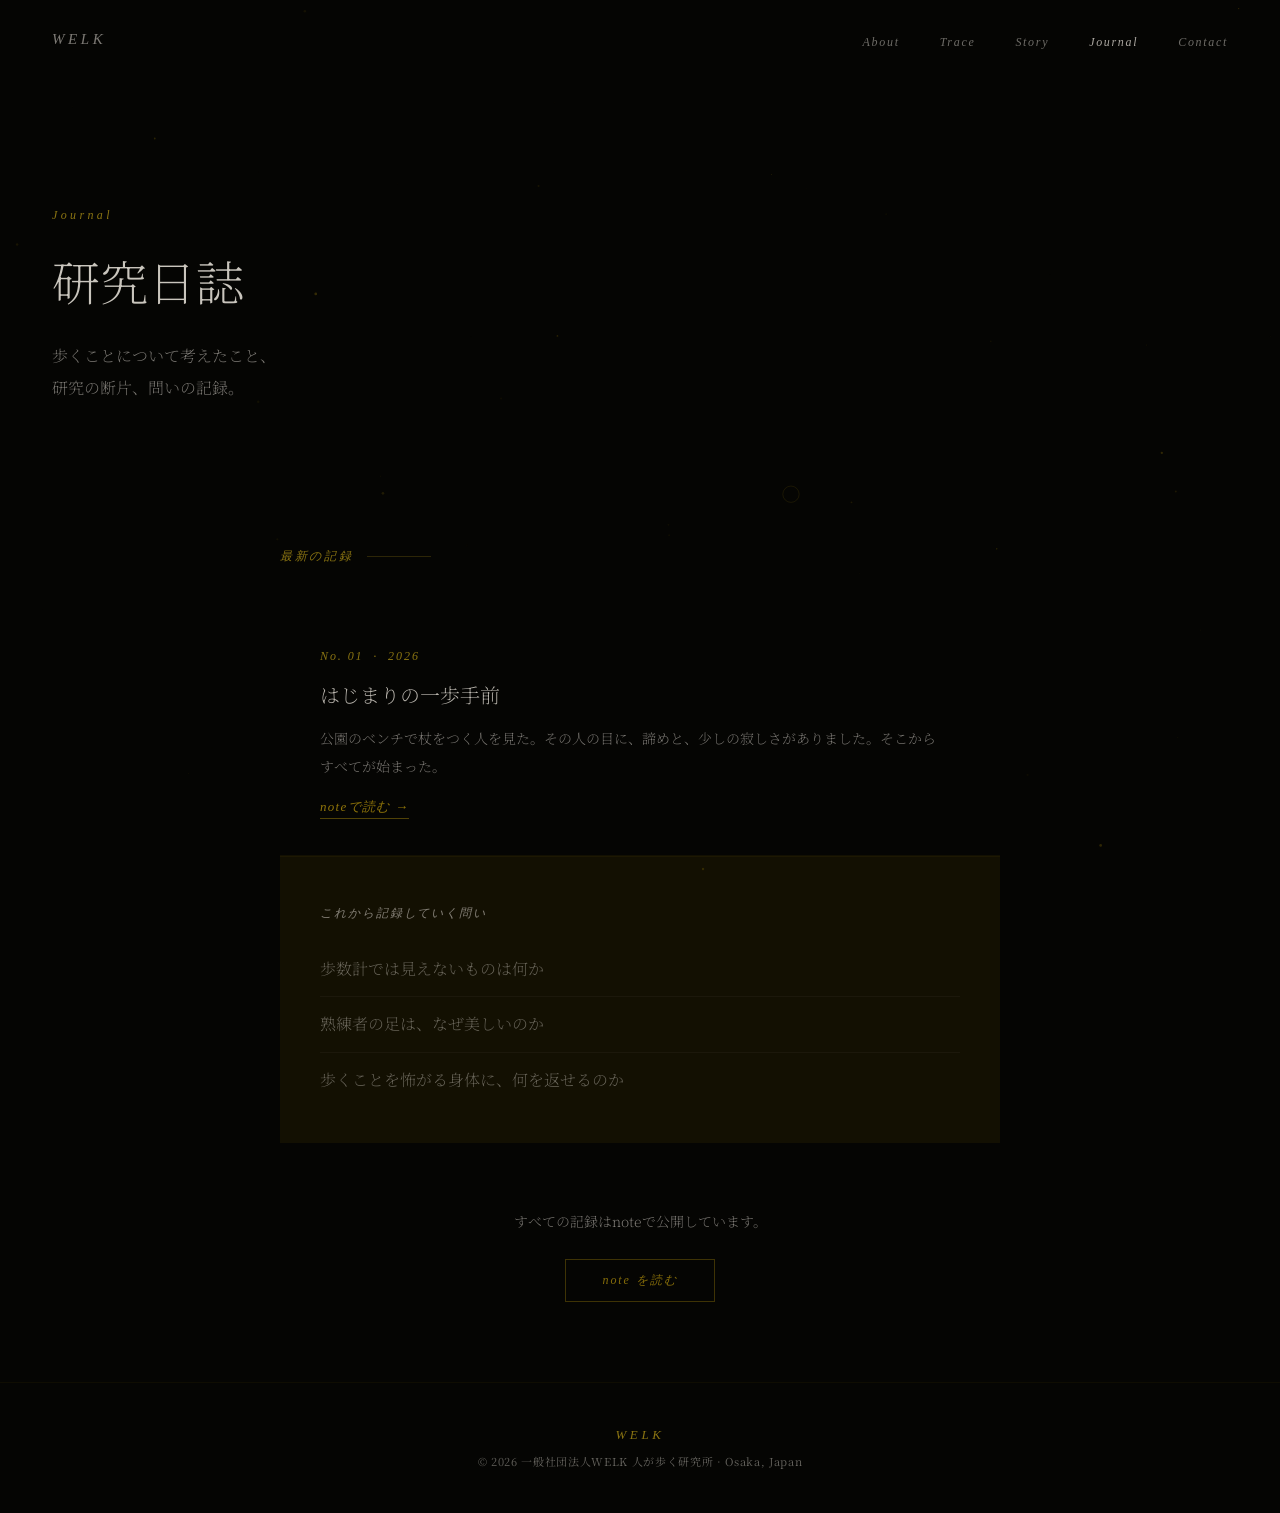
<file: journal.html>
<!DOCTYPE html>
<html lang="ja">
<head>
  <meta charset="UTF-8">
  <meta name="viewport" content="width=device-width, initial-scale=1.0">
  <title>Journal — WELK 人が歩く研究所</title>
  <meta name="description" content="WELKの研究日誌と、これから記録していく問い。">
  <link rel="canonical" href="https://www.welk-lab.jp/journal.html">
  <meta property="og:title" content="Journal — WELK 人が歩く研究所">
  <meta property="og:description" content="WELKの研究日誌と、これから記録していく問い。">
  <meta property="og:type" content="website">
  <meta property="og:url" content="https://www.welk-lab.jp/journal.html">
  <meta property="og:image" content="https://www.welk-lab.jp/assets/ogp.png">
  <meta property="og:site_name" content="WELK 人が歩く研究所">
  <meta name="twitter:card" content="summary_large_image">
  <meta name="twitter:title" content="Journal — WELK 人が歩く研究所">
  <meta name="twitter:description" content="WELKの研究日誌と、これから記録していく問い。">
  <meta name="twitter:image" content="https://www.welk-lab.jp/assets/ogp.png">
  <meta name="theme-color" content="#050503">
  <link rel="preconnect" href="https://fonts.googleapis.com">
  <link rel="preconnect" href="https://fonts.gstatic.com" crossorigin>
  <link href="https://fonts.googleapis.com/css2?family=Noto+Serif+JP:wght@200;300&amp;family=IM+Fell+English:ital@0;1&amp;display=swap" rel="stylesheet">
  <style>
    *,*::before,*::after{box-sizing:border-box;margin:0;padding:0}
    :root{--gold:#B8960C;--goldL:#C9A84C;--goldD:#8A7412;--ink:#050503;--paper:#EAE5DC}
    html{scroll-behavior:smooth}
    body{background:var(--ink);color:var(--paper);font-family:'Noto Serif JP',serif;overflow-x:hidden}
    h1,h2,h3,p,.ph-sub,.ac-title,.ac-body,.note-cta-text{line-break:strict;text-wrap:pretty}
    h1,h2,h3,.ph-title,.ac-title{text-wrap:balance}
    @supports (word-break:auto-phrase){h1,h2,h3,p,.ph-sub,.ac-title,.ac-body,.note-cta-text{word-break:auto-phrase}}
    #c{position:fixed;inset:0;width:100%;height:100%;z-index:0;pointer-events:none}
    nav{position:fixed;top:0;left:0;right:0;z-index:100;display:flex;justify-content:space-between;align-items:center;padding:28px 52px}
    .logo{font-family:'IM Fell English',serif;font-style:italic;font-size:15px;letter-spacing:.24em;color:rgba(234,229,220,.52);text-decoration:none;transition:color .6s}
    .logo:hover{color:rgba(234,229,220,.72)}
    .nav-links{display:flex;gap:40px;list-style:none}
    .nav-links a{font-family:'IM Fell English',serif;font-style:italic;font-size:12px;letter-spacing:.14em;color:rgba(234,229,220,.46);text-decoration:none;transition:color .5s}
    .nav-links a:hover,.nav-links a.cur{color:rgba(234,229,220,.72)}

    .page-hero{position:relative;z-index:1;min-height:52vh;display:flex;align-items:flex-end;padding:120px 52px 64px}
    .ph-en{font-family:'IM Fell English',serif;font-style:italic;font-size:12px;letter-spacing:.28em;color:var(--goldD);display:block;margin-bottom:20px;opacity:0;animation:fadeUp 0.5s ease 0s forwards}
    .ph-title{font-weight:200;font-size:clamp(26px,4vw,48px);line-height:1.6;color:rgba(234,229,220,.86);opacity:0;animation:fadeUp 0.6s ease 0.1s forwards}
    .ph-sub{margin-top:20px;font-weight:200;font-size:clamp(14px,1.4vw,16px);color:rgba(234,229,220,.52);line-height:2.0;opacity:0;animation:fadeUp 0.5s ease 0.2s forwards}

    .sec{position:relative;z-index:1;padding:80px 52px}
    .sec-inner{max-width:720px;margin:0 auto}
    .sec-label{font-family:'IM Fell English',serif;font-style:italic;font-weight:200;font-size:12px;letter-spacing:.22em;color:var(--goldD);display:flex;align-items:center;gap:14px;margin-bottom:48px;opacity:0;filter:blur(6px);transform:translateY(12px);transition:opacity 0.5s ease,filter 0.5s ease,transform 0.5s ease}
    .sec-label::after{content:'';flex:1;height:.5px;background:var(--goldD);opacity:.3;max-width:64px}
    .sec-label.up{opacity:1;filter:blur(0);transform:none}

    /* article cards */
    .articles{display:flex;flex-direction:column;gap:1px;background:rgba(184,150,12,.08)}
    .article-card{background:var(--ink);padding:36px 40px;text-decoration:none;display:block;transition:background .4s;opacity:0;filter:blur(6px);transform:translateY(14px);transition:opacity 0.5s ease,filter 0.5s ease,transform 0.5s ease,background .4s}
    .article-card.up{opacity:1;filter:blur(0);transform:none}
    .article-card:hover{background:rgba(184,150,12,.03)}
    .ac-num{font-family:'IM Fell English',serif;font-style:italic;font-size:12px;letter-spacing:.16em;color:var(--goldD);margin-bottom:14px;display:block}
    .ac-title{font-weight:200;font-size:clamp(15px,2vw,20px);color:rgba(234,229,220,.78);line-height:1.7;margin-bottom:12px}
    .ac-body{font-weight:200;font-size:14px;color:rgba(234,229,220,.52);line-height:2.0}
    .ac-link{display:inline-block;margin-top:18px;font-family:'IM Fell English',serif;font-style:italic;font-size:13px;letter-spacing:.1em;color:rgba(184,150,12,.78);border-bottom:.5px solid rgba(184,150,12,.42);padding-bottom:2px}

    /* note cta */
    .note-cta{margin-top:64px;text-align:center;opacity:0;filter:blur(6px);transition:opacity 0.5s ease,filter 0.5s ease}
    .note-cta.up{opacity:1;filter:blur(0)}
    .note-cta-text{font-weight:200;font-size:14px;color:rgba(234,229,220,.52);margin-bottom:24px;line-height:2}
    .note-btn{display:inline-block;padding:12px 36px;border:.5px solid rgba(184,150,12,.32);color:rgba(184,150,12,.72);text-decoration:none;font-family:'IM Fell English',serif;font-style:italic;font-size:12px;letter-spacing:.16em;transition:all .5s}
    .note-btn:hover{border-color:var(--goldL);color:var(--goldL);background:rgba(184,150,12,.04)}

    footer{position:relative;z-index:1;padding:44px 52px;text-align:center;border-top:.5px solid rgba(184,150,12,.06)}
    .f-logo{font-family:'IM Fell English',serif;font-style:italic;font-size:13px;letter-spacing:.28em;color:var(--goldD);margin-bottom:10px}
    .f-copy{font-size:11px;letter-spacing:.06em;color:rgba(234,229,220,.42)}

    @keyframes fadeUp{from{opacity:0;transform:translateY(14px)}to{opacity:1;transform:none}}
    @media(prefers-reduced-motion:reduce){
      html{scroll-behavior:auto}
      .ph-en,.ph-title,.ph-sub,.sec-label,.article-card,.note-cta{
        animation:none!important;transition:none!important;transform:none!important;filter:none!important;opacity:1!important
      }
      #c{display:none!important}
    }
    @media(max-width:640px){nav{padding:16px 18px;gap:14px;align-items:flex-start}.nav-links{gap:8px 14px;flex-wrap:wrap;justify-content:flex-end;max-width:246px}.nav-links a{font-size:11px;letter-spacing:.08em}.logo{font-size:14px;letter-spacing:.18em}#c{filter:brightness(1.28) contrast(1.08)}.page-hero{padding:100px 26px 48px}.sec{padding:60px 26px}.article-card{padding:28px 24px}}
  </style>
</head>
<body>
<canvas id="c" aria-hidden="true"></canvas>

<nav aria-label="Primary">
  <a class="logo" href="index.html">WELK</a>
  <ul class="nav-links">
    <li><a href="about.html">About</a></li>
    <li><a href="trace.html">Trace</a></li>
    <li><a href="story.html">Story</a></li>
    <li><a href="journal.html" class="cur">Journal</a></li>
    <li><a href="contact.html">Contact</a></li>
  </ul>
</nav>

<main>
<div class="page-hero">
  <div>
    <span class="ph-en">Journal</span>
    <h1 class="ph-title">研究日誌</h1>
    <p class="ph-sub">歩くことについて考えたこと、<br>研究の断片、問いの記録。</p>
  </div>
</div>

<section class="sec">
  <div class="sec-inner">
    <h2 class="sec-label">最新の記録</h2>

    <div class="articles">
      <a class="article-card" href="https://note.com/welk_lab/n/n9741b4f4527b" target="_blank" rel="noopener noreferrer">
        <span class="ac-num">No. 01 &nbsp;·&nbsp; 2026</span>
        <h3 class="ac-title">はじまりの一歩手前</h3>
        <p class="ac-body">公園のベンチで杖をつく人を見た。その人の目に、諦めと、少しの寂しさがありました。そこからすべてが始まった。</p>
        <span class="ac-link">noteで読む →</span>
      </a>

      <div class="article-card" style="border-top:.5px solid rgba(184,150,12,.06);background:transparent;padding-top:48px">
        <span class="ac-num" style="color:rgba(234,229,220,.52)">これから記録していく問い</span>
        <ul style="list-style:none;margin-top:20px">
          <li style="font-weight:200;font-size:clamp(13px,1.5vw,16px);color:rgba(234,229,220,.4);line-height:2.4;padding:8px 0;border-bottom:.5px solid rgba(234,229,220,.04)">歩数計では見えないものは何か</li>
          <li style="font-weight:200;font-size:clamp(13px,1.5vw,16px);color:rgba(234,229,220,.4);line-height:2.4;padding:8px 0;border-bottom:.5px solid rgba(234,229,220,.04)">熟練者の足は、なぜ美しいのか</li>
          <li style="font-weight:200;font-size:clamp(13px,1.5vw,16px);color:rgba(234,229,220,.4);line-height:2.4;padding:8px 0">歩くことを怖がる身体に、何を返せるのか</li>
        </ul>
      </div>
    </div>

    <div class="note-cta">
      <p class="note-cta-text">すべての記録はnoteで公開しています。</p>
      <a class="note-btn" href="https://note.com/welk_lab" target="_blank" rel="noopener noreferrer">note を読む</a>
    </div>
  </div>
</section>
</main>

<footer>
  <div class="f-logo">WELK</div>
  <p class="f-copy">© 2026 一般社団法人WELK 人が歩く研究所 · Osaka, Japan</p>
</footer>

<script>
(() => {
  const reduceMotion = matchMedia('(prefers-reduced-motion: reduce)').matches;
  const cv=document.getElementById('c'),ctx=cv.getContext('2d');
  let W,H;function resize(){W=cv.width=innerWidth;H=cv.height=innerHeight}resize();addEventListener('resize',resize);
  if (reduceMotion) return;
  let mx=-1,my=-1;addEventListener('mousemove',e=>{mx=e.clientX;my=e.clientY});
  const particles=Array.from({length:80},()=>({x:Math.random(),y:Math.random(),vx:(Math.random()-.5)*.00008,vy:-(Math.random()*.00004),r:.3+Math.random()*1.1,phase:Math.random()*Math.PI*2,alpha:.06+Math.random()*.22}));
  const ripples=[];
  function spawnR(x,y,str=1){ripples.push({x,y,r:0,maxR:(80+Math.random()*140)*str,speed:(.5+Math.random()*.5)*str,life:1})}
  let lastAuto=0;
  function loop(t){
    requestAnimationFrame(loop);
    ctx.fillStyle='#050503';ctx.fillRect(0,0,W,H);
    const bv=Math.sin(t*.00036)*.01;
    const vg=ctx.createRadialGradient(W/2,H/2,H*.04,W/2,H/2,H*.9);
    vg.addColorStop(0,'rgba(5,5,3,0)');vg.addColorStop(1,`rgba(5,5,3,${.64+bv})`);
    ctx.fillStyle=vg;ctx.fillRect(0,0,W,H);
    for(const p of particles){
      p.x=(p.x+p.vx+1)%1;p.y=(p.y+p.vy+1)%1;
      if(mx>0){const dx=mx-p.x*W,dy=my-p.y*H,d2=dx*dx+dy*dy;if(d2<30000&&d2>100){p.vx+=dx*.00000005;p.vy+=dy*.00000005}}
      p.vx*=.996;p.vy*=.998;
      const a=p.alpha*(.3+Math.sin(t*.00055+p.phase)*.7);
      ctx.beginPath();ctx.arc(p.x*W,p.y*H,p.r,0,Math.PI*2);ctx.fillStyle=`rgba(184,150,12,${a})`;ctx.fill();
    }
    if(t-lastAuto>3200+Math.random()*1000){lastAuto=t;spawnR(W*(.25+Math.random()*.5),H*(.3+Math.random()*.4),.55)}
    for(let i=ripples.length-1;i>=0;i--){
      const rp=ripples[i];rp.r+=rp.speed;rp.life=1-rp.r/rp.maxR;
      if(rp.life<=0){ripples.splice(i,1);continue}
      ctx.beginPath();ctx.arc(rp.x,rp.y,rp.r,0,Math.PI*2);
      ctx.strokeStyle=`rgba(184,150,12,${rp.life*.22})`;ctx.lineWidth=.8*rp.life;ctx.stroke();
    }
  }
  requestAnimationFrame(loop);
  addEventListener('click',e=>spawnR(e.clientX,e.clientY,1.0));
  const io=new IntersectionObserver(entries=>{entries.forEach(en=>{if(en.isIntersecting){en.target.classList.add('up');io.unobserve(en.target)}})},{threshold:.12});
  document.querySelectorAll('.sec-label,.article-card,.note-cta').forEach(el=>io.observe(el));
})();
</script>
</body>
</html>
</file>
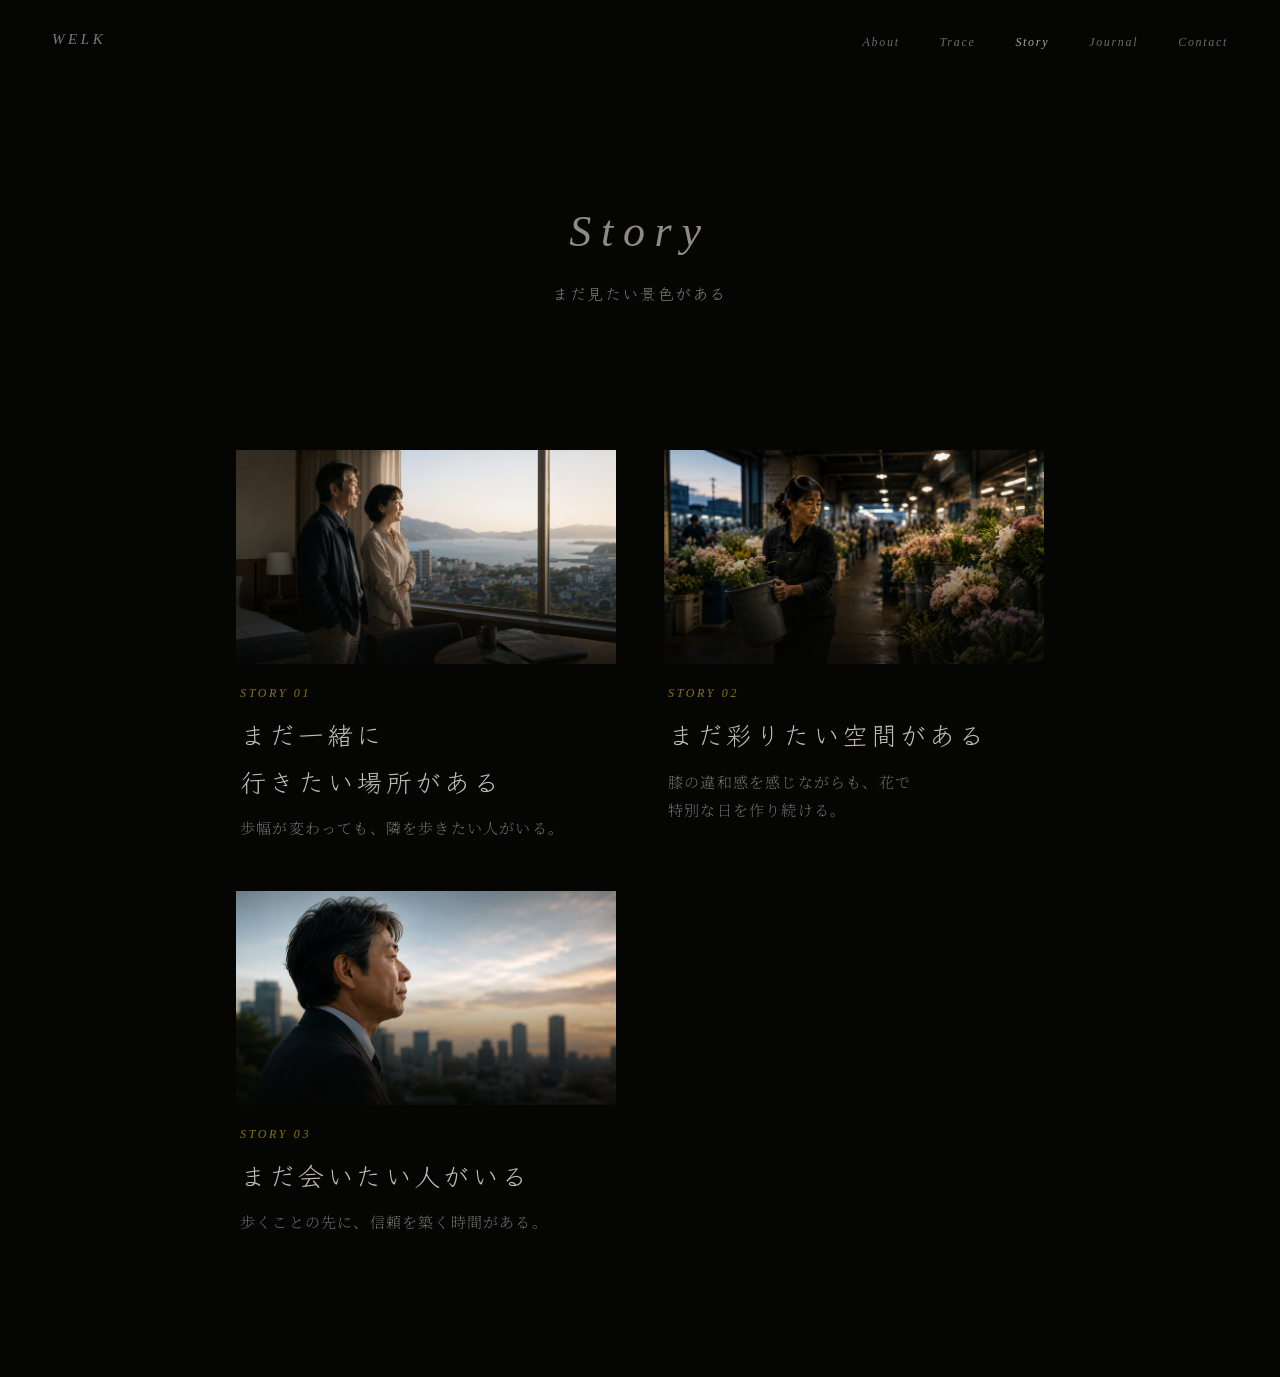
<file: story.html>
<!DOCTYPE html>
<html lang="ja">
<head>
  <meta charset="UTF-8">
  <meta name="viewport" content="width=device-width, initial-scale=1.0">
  <title>Story — WELK 人が歩く研究所</title>
  <meta name="description" content="歩くことの先にある彩をめぐる物語。まだ見たい場所、彩りたい空間、会いたい人がある。">
  <link rel="canonical" href="https://www.welk-lab.jp/story.html">
  <meta property="og:title" content="Story — WELK 人が歩く研究所">
  <meta property="og:description" content="歩くことの先にある彩をめぐる物語。まだ見たい場所、彩りたい空間、会いたい人がある。">
  <meta property="og:type" content="website">
  <meta property="og:url" content="https://www.welk-lab.jp/story.html">
  <meta property="og:image" content="https://www.welk-lab.jp/assets/ogp.png">
  <meta property="og:site_name" content="WELK 人が歩く研究所">
  <meta name="twitter:card" content="summary_large_image">
  <meta name="twitter:title" content="Story — WELK 人が歩く研究所">
  <meta name="twitter:description" content="歩くことの先にある彩をめぐる物語。まだ見たい場所、彩りたい空間、会いたい人がある。">
  <meta name="twitter:image" content="https://www.welk-lab.jp/assets/ogp.png">
  <meta name="theme-color" content="#050503">
  <link rel="preconnect" href="https://fonts.googleapis.com">
  <link rel="preconnect" href="https://fonts.gstatic.com" crossorigin>
  <link href="https://fonts.googleapis.com/css2?family=Noto+Serif+JP:wght@200;300&amp;family=IM+Fell+English:ital@0;1&amp;family=Klee+One:wght@400;600&amp;display=swap" rel="stylesheet">
  <style>
    *, *::before, *::after { box-sizing: border-box; margin: 0; padding: 0; }
    :root {
      --gold: #B8960C; --goldL: #C9A84C; --goldD: #8A7412;
      --ink: #050503; --paper: #EAE5DC;
    }
    html, body {
      width: 100%;
      background: var(--ink);
      color: var(--paper);
      font-family: 'Noto Serif JP', serif;
    }
    h1, h2, h3, p,
    .hero-sub, .card-title, .card-desc {
      line-break: strict;
      text-wrap: pretty;
    }
    h1, h2, h3, .hero-title, .card-title {
      text-wrap: balance;
    }
    @supports (word-break: auto-phrase) {
      h1, h2, h3, p,
      .hero-sub, .card-title, .card-desc {
        word-break: auto-phrase;
      }
    }

    /* Nav（他ページと同一） */
    nav {
      position: fixed; top: 0; left: 0; right: 0; z-index: 100;
      display: flex; justify-content: space-between; align-items: center;
      padding: 28px 52px; pointer-events: none;
      background: linear-gradient(rgba(5,5,3,.95), rgba(5,5,3,0));
    }
    .logo {
      font-family: 'IM Fell English', serif; font-style: italic;
      font-size: 15px; letter-spacing: .24em;
      color: rgba(234,229,220,.52); text-decoration: none;
      pointer-events: all; transition: color .6s;
    }
    .logo:hover { color: rgba(234,229,220,.72); }
    .nav-links { display: flex; gap: 40px; list-style: none; pointer-events: all; }
    .nav-links a {
      font-family: 'IM Fell English', serif; font-style: italic;
      font-size: 12px; letter-spacing: .14em;
      color: rgba(234,229,220,.46); text-decoration: none; transition: color .5s;
    }
    .nav-links a:hover, .nav-links a.cur { color: rgba(234,229,220,.72); }

    /* Hero */
    .hero {
      height: 50vh;
      display: flex; flex-direction: column;
      align-items: center; justify-content: center;
      gap: 24px;
      padding-top: 60px;
    }
    .hero-title {
      font-family: 'IM Fell English', serif; font-style: italic;
      font-weight: normal;
      font-size: clamp(24px, 4vw, 44px);
      letter-spacing: .22em;
      color: rgba(234,229,220,.6);
    }
    .hero-sub {
      font-family: 'Klee One', 'Noto Serif JP', serif;
      font-weight: 400;
      font-size: clamp(14px, 1.6vw, 16px);
      letter-spacing: .1em;
      color: rgba(234,229,220,.52);
    }

    /* Cards */
    .cards {
      max-width: 880px;
      margin: 0 auto;
      padding: 0 36px 140px;
      display: grid;
      grid-template-columns: repeat(auto-fill, minmax(340px, 1fr));
      gap: 48px;
    }
    .card {
      display: block;
      width: 100%;
      max-width: 100%;
      min-width: 0;
      text-decoration: none;
      overflow: hidden;
      transition: transform .5s;
    }
    .card:hover { transform: translateY(-3px); }

    .card-thumb {
      position: relative;
      width: 100%;
      max-width: 100%;
      aspect-ratio: 16 / 9;
      overflow: hidden;
    }
    .card-thumb img {
      display: block;
      width: 100%; height: 100%;
      max-width: 100%;
      object-fit: cover;
      transition: transform .8s;
    }
    .card:hover .card-thumb img { transform: scale(1.03); }
    .card-thumb::after {
      content: '';
      position: absolute; inset: 0;
      background: linear-gradient(transparent 40%, rgba(5,5,3,.75));
    }

    .card-body { padding: 22px 4px 0; }
    .card-num {
      font-family: 'IM Fell English', serif; font-style: italic;
      font-size: 12px; letter-spacing: .22em;
      color: var(--goldD);
      margin-bottom: 10px;
    }
    .card-title {
      font-family: 'Klee One', 'Noto Serif JP', serif;
      font-weight: 400;
      font-size: clamp(18px, 2.6vw, 26px);
      letter-spacing: .12em;
      line-height: 1.8;
      color: rgba(234,229,220,.82);
      margin-bottom: 10px;
    }
    .card-desc {
      font-weight: 200;
      font-size: clamp(14px, 1.3vw, 15px);
      letter-spacing: .08em;
      line-height: 1.9;
      color: rgba(234,229,220,.52);
    }

    /* Canvas */
    #bg-canvas {
      position: fixed; inset: 0; z-index: -1; pointer-events: none;
    }

    @media (prefers-reduced-motion: reduce) {
      html { scroll-behavior: auto; }
      *, *::before, *::after {
        animation: none !important;
        transition: none !important;
      }
      #bg-canvas { display: none !important; }
    }

    @media (max-width: 640px) {
      nav { padding: 16px 18px; gap: 14px; align-items: flex-start; }
      .nav-links { gap: 8px 14px; flex-wrap: wrap; justify-content: flex-end; max-width: 246px; }
      .nav-links a { font-size: 11px; letter-spacing: .08em; }
      .logo { font-size: 14px; letter-spacing: .18em; }
      #bg-canvas { filter: brightness(1.28) contrast(1.08); }
      .hero { height: 40vh; }
      .cards {
        width: 100%;
        max-width: 100%;
        grid-template-columns: 1fr;
        gap: 40px;
        padding: 0 20px 100px;
      }
    }
  </style>
</head>
<body>

<canvas id="bg-canvas" aria-hidden="true"></canvas>

<nav aria-label="Primary">
  <a class="logo" href="index.html">WELK</a>
  <ul class="nav-links">
    <li><a href="about.html">About</a></li>
    <li><a href="trace.html">Trace</a></li>
    <li><a href="story.html" class="cur">Story</a></li>
    <li><a href="journal.html">Journal</a></li>
    <li><a href="contact.html">Contact</a></li>
  </ul>
</nav>

<main>
<section class="hero">
  <h1 class="hero-title">Story</h1>
  <p class="hero-sub">まだ見たい景色がある</p>
</section>

<section class="cards">

  <!-- Story 01 -->
  <a class="card" href="stories/story01/index.html">
    <div class="card-thumb">
      <img src="stories/story01/01.png" alt="まだ一緒に行きたい場所がある">
    </div>
    <div class="card-body">
      <p class="card-num">STORY 01</p>
      <p class="card-title">まだ一緒に行きたい場所がある</p>
      <p class="card-desc">歩幅が変わっても、隣を歩きたい人がいる。</p>
    </div>
  </a>

  <!-- Story 02 -->
  <a class="card" href="stories/story02/index.html">
    <div class="card-thumb">
      <img src="stories/story02/01.png" alt="まだ彩りたい空間がある">
    </div>
    <div class="card-body">
      <p class="card-num">STORY 02</p>
      <p class="card-title">まだ彩りたい空間がある</p>
      <p class="card-desc">膝の違和感を感じながらも、花で特別な日を作り続ける。</p>
    </div>
  </a>

  <!-- Story 03 -->
  <a class="card" href="stories/story03/index.html">
    <div class="card-thumb">
      <img src="stories/story03/01.png" alt="まだ会いたい人がいる">
    </div>
    <div class="card-body">
      <p class="card-num">STORY 03</p>
      <p class="card-title">まだ会いたい人がいる</p>
      <p class="card-desc">歩くことの先に、信頼を築く時間がある。</p>
    </div>
  </a>

</section>
</main>

<script>
(() => {
  const reduceMotion = matchMedia('(prefers-reduced-motion: reduce)').matches;
  const cv = document.getElementById('bg-canvas');
  const ctx = cv.getContext('2d');
  let W, H;
  const resize = () => { W = cv.width = innerWidth; H = cv.height = innerHeight; };
  resize(); addEventListener('resize', resize);
  if (reduceMotion) return;

  const ptcls = Array.from({ length: 40 }, () => ({
    x: Math.random(), y: Math.random(),
    vx: (Math.random()-.5)*.00005, vy: -(Math.random()*.000025),
    r: .3 + Math.random()*.8,
    phase: Math.random()*Math.PI*2,
    alpha: .03 + Math.random()*.10,
  }));

  const loop = (t) => {
    requestAnimationFrame(loop);
    ctx.clearRect(0, 0, W, H);
    for (const p of ptcls) {
      p.x = (p.x + p.vx + 1) % 1;
      p.y = (p.y + p.vy + 1) % 1;
      const a = p.alpha * 0.5 * (.3 + Math.sin(t*.00045+p.phase)*.7);
      if (a < 0.002) continue;
      ctx.beginPath();
      ctx.arc(p.x*W, p.y*H, p.r, 0, Math.PI*2);
      ctx.fillStyle = `rgba(184,150,12,${a})`;
      ctx.fill();
    }
  };
  requestAnimationFrame(loop);
})();
</script>
</body>
</html>
</file>
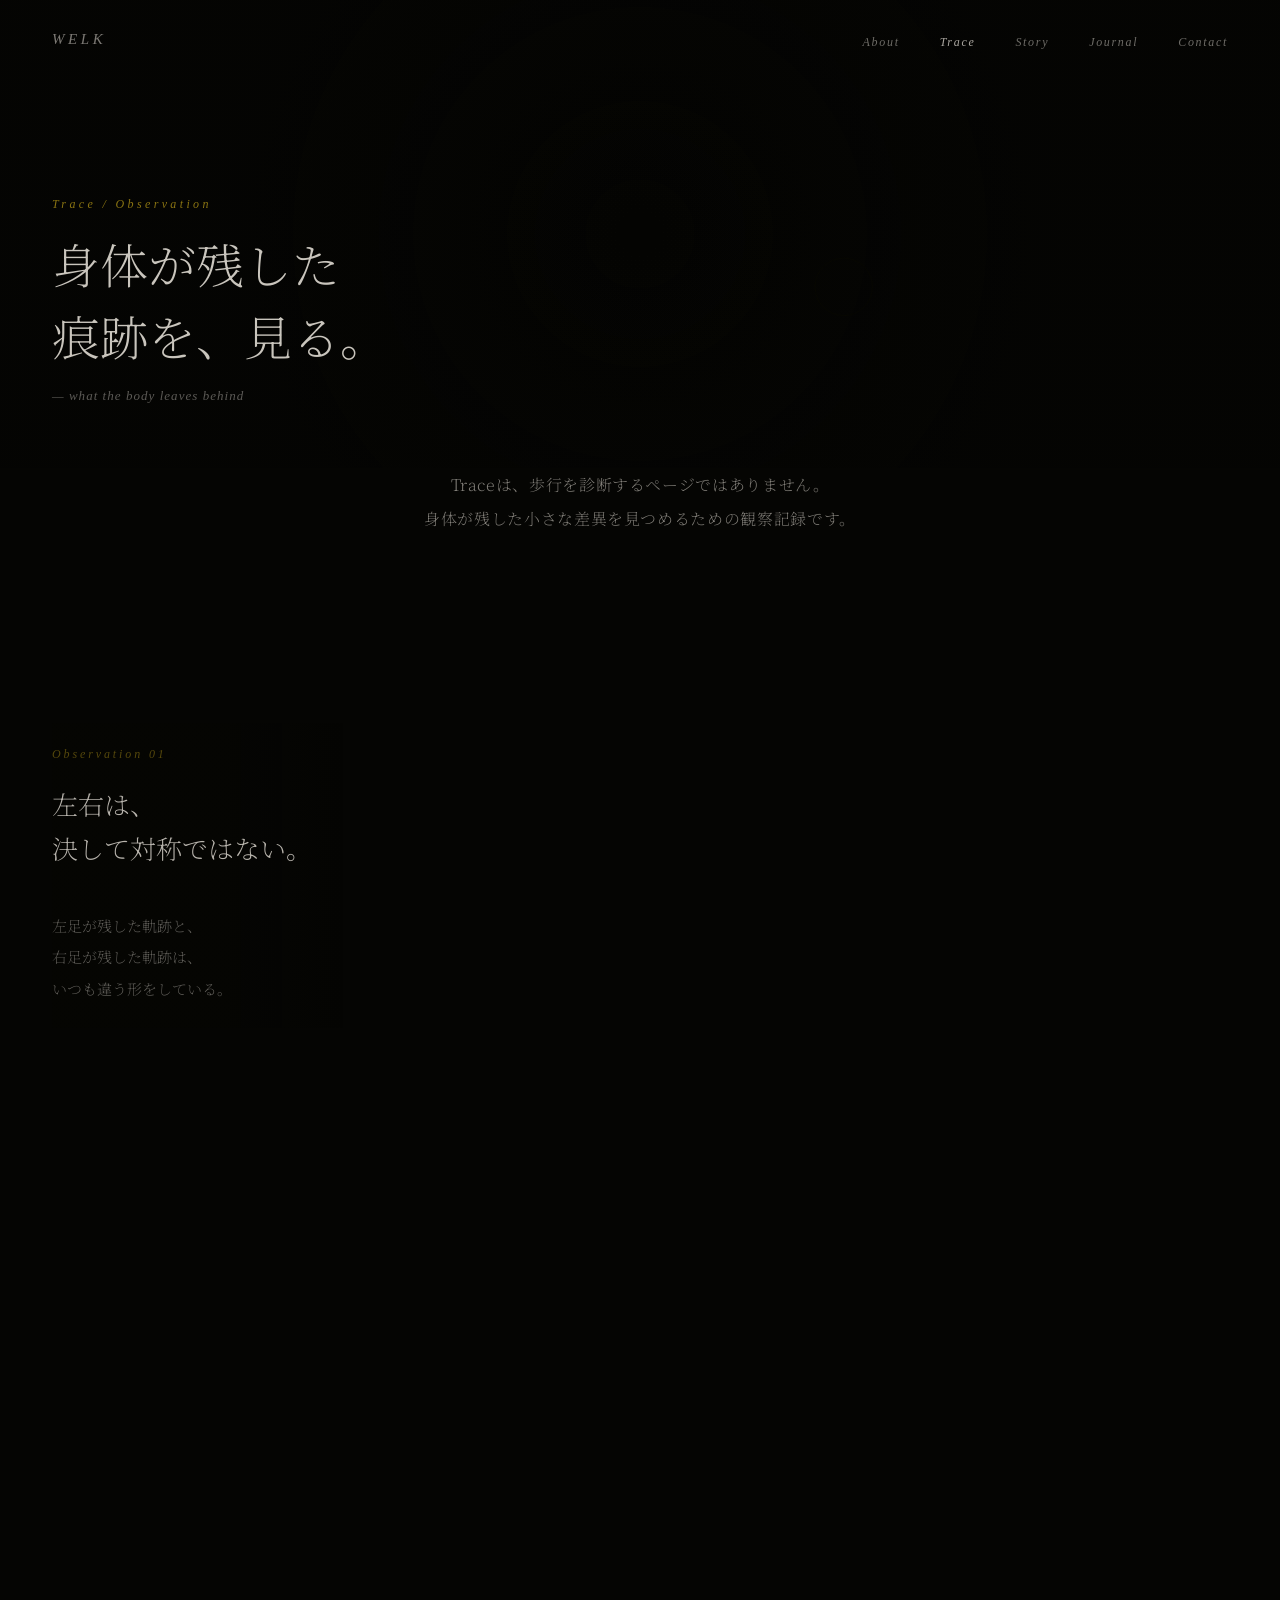
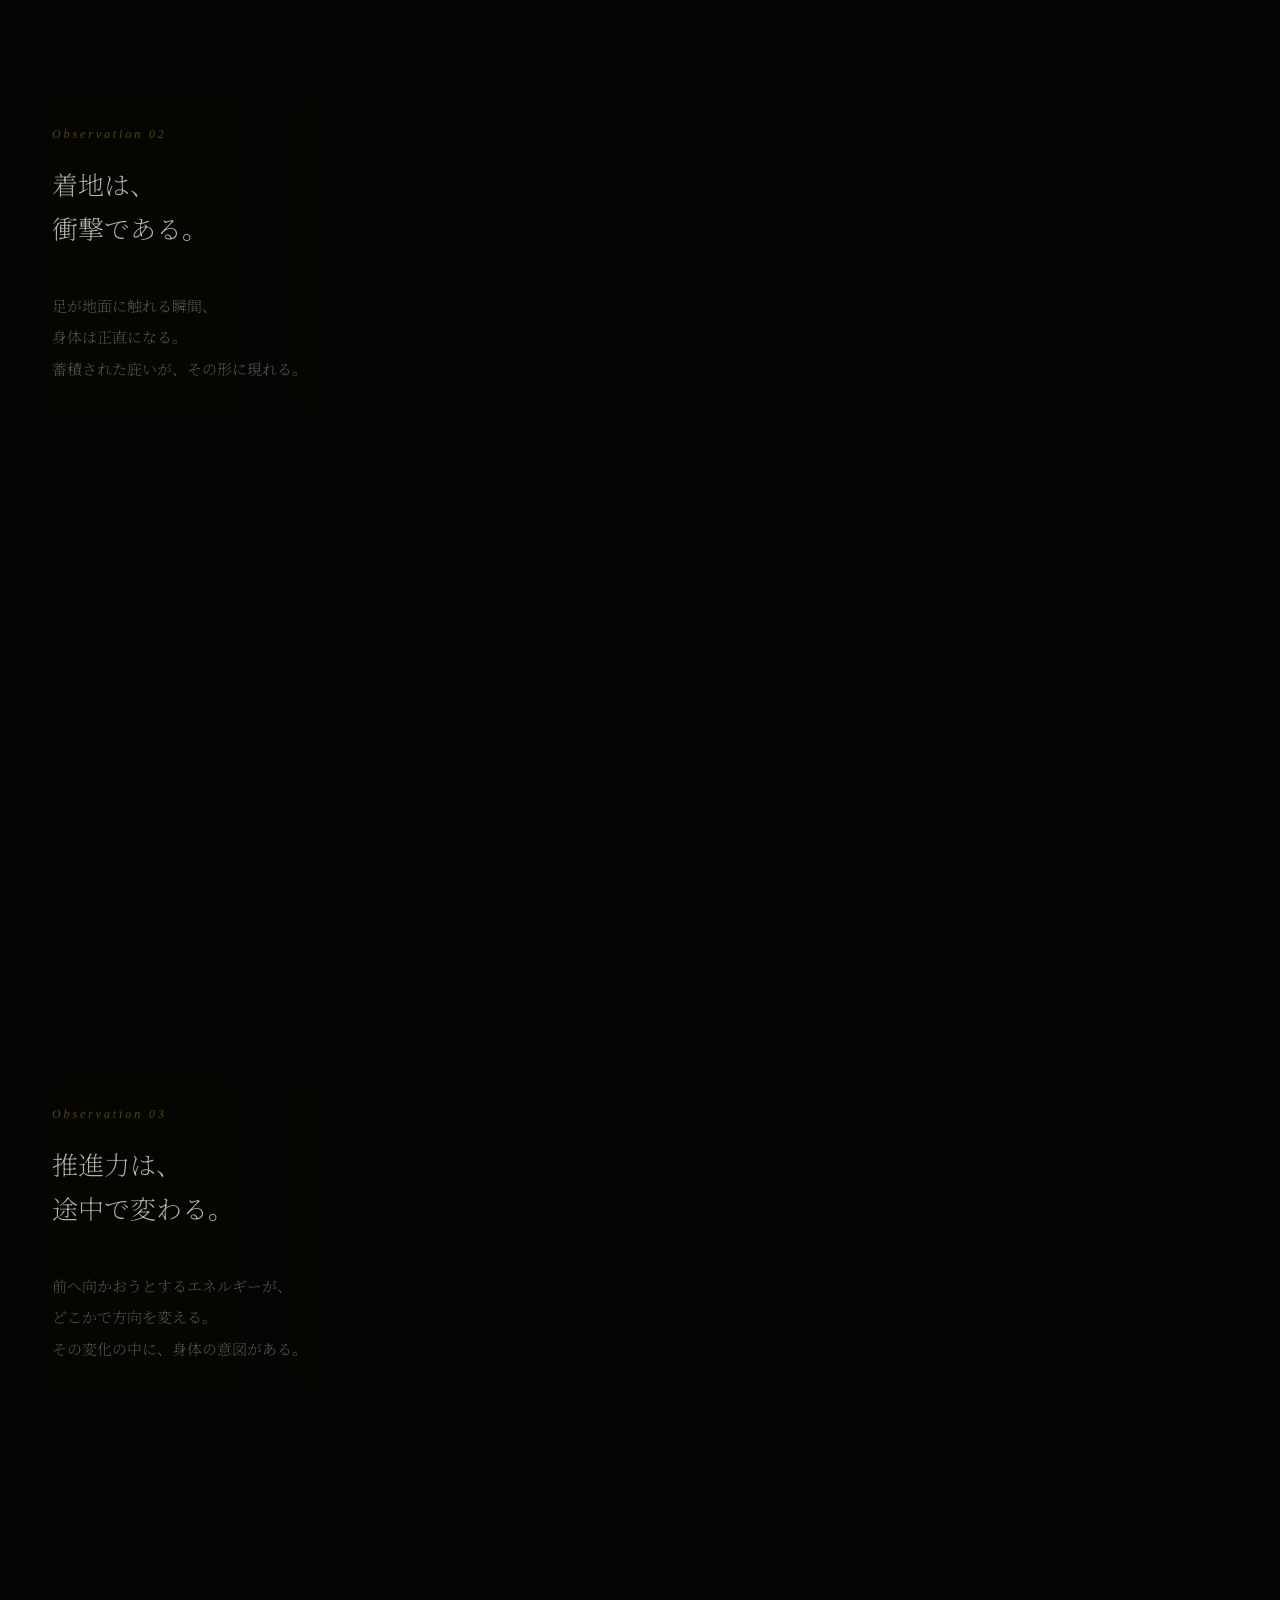
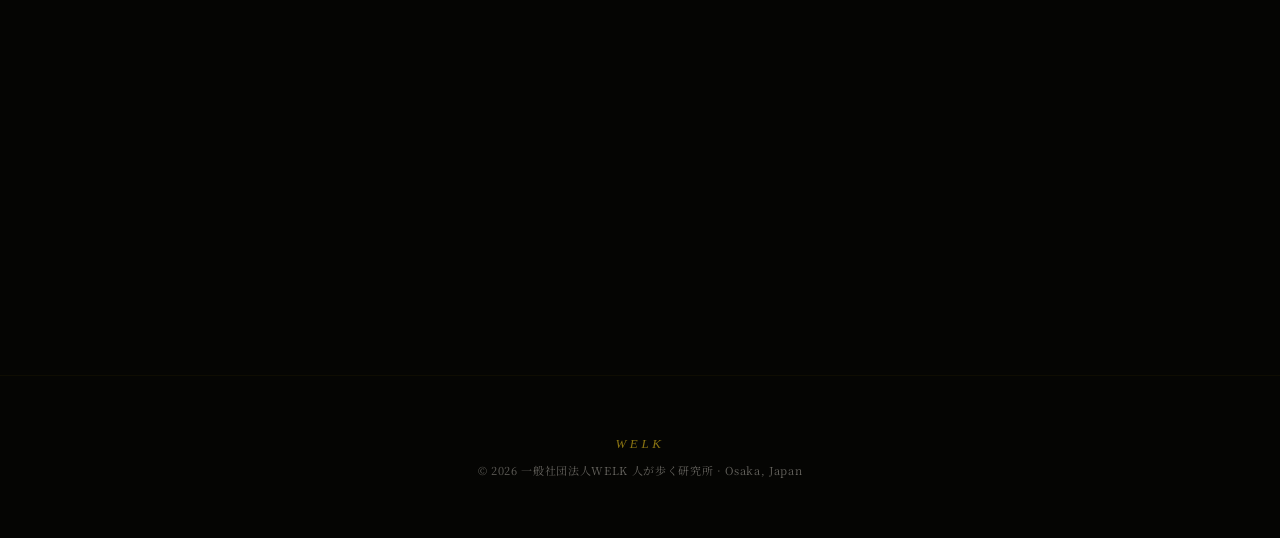
<file: trace.html>
<!DOCTYPE html>
<html lang="ja">
<head>
  <meta charset="UTF-8">
  <meta name="viewport" content="width=device-width, initial-scale=1.0">
  <title>Trace — WELK 人が歩く研究所</title>
  <meta name="description" content="身体が残した小さな差異を見つめる観察記録。左右差、着地、推進の変化を静かに読み取る。">
  <link rel="canonical" href="https://www.welk-lab.jp/trace.html">
  <meta property="og:title" content="Trace — WELK 人が歩く研究所">
  <meta property="og:description" content="身体が残した小さな差異を見つめる観察記録。左右差、着地、推進の変化を静かに読み取る。">
  <meta property="og:type" content="website">
  <meta property="og:url" content="https://www.welk-lab.jp/trace.html">
  <meta property="og:image" content="https://www.welk-lab.jp/assets/ogp.png">
  <meta property="og:site_name" content="WELK 人が歩く研究所">
  <meta name="twitter:card" content="summary_large_image">
  <meta name="twitter:title" content="Trace — WELK 人が歩く研究所">
  <meta name="twitter:description" content="身体が残した小さな差異を見つめる観察記録。左右差、着地、推進の変化を静かに読み取る。">
  <meta name="twitter:image" content="https://www.welk-lab.jp/assets/ogp.png">
  <meta name="theme-color" content="#050503">
  <link rel="preconnect" href="https://fonts.googleapis.com">
  <link rel="preconnect" href="https://fonts.gstatic.com" crossorigin>
  <link href="https://fonts.googleapis.com/css2?family=Noto+Serif+JP:wght@200;300&amp;family=IM+Fell+English:ital@0;1&amp;display=swap" rel="stylesheet">
  <style>
    *,*::before,*::after{box-sizing:border-box;margin:0;padding:0}
    :root{--gold:#B8960C;--goldD:#8A7412;--ink:#050503;--paper:#EAE5DC}
    html{scroll-behavior:smooth}
    body{background:var(--ink);color:var(--paper);font-family:'Noto Serif JP',serif;overflow-x:hidden}
    h1,h2,h3,p,.obs-title,.obs-desc{line-break:strict;text-wrap:pretty}
    h1,h2,h3,.ph-title,.obs-title{text-wrap:balance}
    @supports (word-break:auto-phrase){h1,h2,h3,p,.obs-title,.obs-desc{word-break:auto-phrase}}

    nav{position:fixed;top:0;left:0;right:0;z-index:100;display:flex;justify-content:space-between;align-items:center;padding:28px 52px}
    .logo{font-family:'IM Fell English',serif;font-style:italic;font-size:15px;letter-spacing:.24em;color:rgba(234,229,220,.52);text-decoration:none;transition:color .6s}
    .logo:hover{color:rgba(234,229,220,.72)}
    .nav-links{display:flex;gap:40px;list-style:none}
    .nav-links a{font-family:'IM Fell English',serif;font-style:italic;font-size:12px;letter-spacing:.14em;color:rgba(234,229,220,.46);text-decoration:none;transition:color .5s}
    .nav-links a:hover,.nav-links a.cur{color:rgba(234,229,220,.72)}

    /* hero */
    .page-hero{position:relative;z-index:1;min-height:52vh;display:flex;align-items:flex-end;padding:120px 52px 64px;overflow:hidden}
    .hero-canvas{position:absolute;inset:0;width:100%;height:100%;z-index:0;pointer-events:none}
    .hero-text{position:relative;z-index:1}
    .ph-en{font-family:'IM Fell English',serif;font-style:italic;font-size:12px;letter-spacing:.28em;color:var(--goldD);display:block;margin-bottom:16px;opacity:0;animation:fadeUp 0.5s ease 0s forwards}
    .ph-title{font-weight:200;font-size:clamp(26px,4vw,48px);line-height:1.5;color:rgba(234,229,220,.86);opacity:0;animation:fadeUp 0.6s ease 0.1s forwards}
    .ph-sub{font-family:'IM Fell English',serif;font-style:italic;font-size:13px;letter-spacing:.08em;color:rgba(234,229,220,.38);margin-top:16px;display:block;opacity:0;animation:fadeUp 0.5s ease 0.2s forwards}
    /* animationが効かない環境向け：2.5s後に強制表示 */
    .ph-en,.ph-title,.ph-sub{animation-fill-mode:forwards}

    /* observation */
    .obs{position:relative;min-height:100vh;display:flex;align-items:center;justify-content:flex-start;overflow:hidden;padding:0 52px}
    .obs-canvas{position:absolute;inset:0;width:100%;height:100%;z-index:0;pointer-events:none}
    /* 全Obs共通：文字を左上固定、背景は薄めに */
    .obs{align-items:flex-start !important; padding-bottom:0 !important}
    .obs-inner{
      position:absolute !important;
      top:88px; left:52px;
      z-index:10;
      max-width:380px;
      pointer-events:none;
      background:linear-gradient(to right, rgba(5,5,3,0.38) 60%, rgba(5,5,3,0) 100%) !important;
      padding:24px 32px 24px 0 !important;
    }
    /* フォント・サイズ定義（元の定義を維持） */
    .obs-num{font-family:'IM Fell English',serif;font-style:italic;font-size:12px;letter-spacing:.24em;color:var(--goldD);display:block;margin-bottom:20px}
    .obs-title{font-weight:200;font-size:clamp(17px,2.2vw,26px);line-height:1.7;margin-bottom:1.5em}
    .obs-desc{font-weight:200;font-size:clamp(12px,1.4vw,15px);line-height:2.1}
    /* 常時表示（transitionに依存しない） */
    .obs-num  {opacity:.6 !important}
    .obs-title{color:rgba(234,229,220,.78)!important;filter:blur(0)!important;transform:none!important}
    .obs-desc {color:rgba(234,229,220,.40)!important;filter:blur(0)!important}


    /* Obs03専用（背景を左上グラデに変更） */
    #obs-03 .obs-inner{background:linear-gradient(to right, rgba(5,5,3,0.38) 60%, rgba(5,5,3,0) 100%) !important}

    .s-rule{position:relative;z-index:1;width:.5px;height:80px;background:linear-gradient(to bottom,transparent,var(--goldD),transparent);margin:0 auto;opacity:0;transition:opacity 0.5s ease}
    .s-rule.up{opacity:.32}

    footer{position:relative;z-index:1;padding:60px 52px;text-align:center;border-top:.5px solid rgba(184,150,12,.06)}
    .f-logo{font-family:'IM Fell English',serif;font-style:italic;font-size:13px;letter-spacing:.28em;color:var(--goldD);margin-bottom:10px}
    .f-copy{font-size:11px;letter-spacing:.06em;color:rgba(234,229,220,.42)}
    @keyframes fadeUp{from{opacity:0;transform:translateY(14px)}to{opacity:1;transform:none}}
    @media(prefers-reduced-motion:reduce){
      html{scroll-behavior:auto}
      .ph-en,.ph-title,.ph-sub,.obs-num,.obs-title,.obs-desc,.s-rule{
        animation:none!important;transition:none!important;transform:none!important;filter:none!important;opacity:1!important
      }
      .hero-canvas,.obs-canvas{display:none!important}
    }
    @media(max-width:640px){
      nav{padding:16px 18px;gap:14px;align-items:flex-start}.nav-links{gap:8px 14px;flex-wrap:wrap;justify-content:flex-end;max-width:246px}.nav-links a{font-size:11px;letter-spacing:.08em}.logo{font-size:14px;letter-spacing:.18em}
      .page-hero{padding:100px 26px 52px}
      .obs{padding:0 26px}
      .obs-inner{top:88px;left:26px;right:26px;max-width:none;padding-right:24px!important}
      footer{padding:44px 26px}
      .hero-canvas,.obs-canvas{filter:brightness(1.28) contrast(1.08)}
    }
  </style>
</head>
<body>

<nav aria-label="Primary">
  <a class="logo" href="index.html">WELK</a>
  <ul class="nav-links">
    <li><a href="about.html">About</a></li>
    <li><a href="trace.html" class="cur">Trace</a></li>
    <li><a href="story.html">Story</a></li>
    <li><a href="journal.html">Journal</a></li>
    <li><a href="contact.html">Contact</a></li>
  </ul>
</nav>

<main>
<div class="page-hero">
  <canvas class="hero-canvas" id="hero-c" aria-hidden="true"></canvas>
  <div class="hero-text">
    <span class="ph-en">Trace / Observation</span>
    <h1 class="ph-title">身体が残した<br>痕跡を、見る。</h1>
    <span class="ph-sub">— what the body leaves behind</span>
  </div>
</div>

<div style="position:relative;z-index:1;max-width:540px;margin:0 auto;padding:0 52px 20px;text-align:center">
  <p style="font-weight:200;font-size:clamp(14px,1.4vw,16px);color:rgba(234,229,220,.54);line-height:2.1;letter-spacing:.04em;opacity:0;animation:fadeUp 0.5s ease 0.2s forwards">
    Traceは、歩行を診断するページではありません。<br>
    身体が残した小さな差異を見つめるための観察記録です。
  </p>
</div>

<div class="s-rule"></div>

<section class="obs" id="obs-01">
  <canvas class="obs-canvas" id="c-01" aria-hidden="true"></canvas>
  <div class="obs-inner" id="inner-01">
    <span class="obs-num">Observation 01</span>
    <h2 class="obs-title">左右は、<br>決して対称ではない。</h2>
    <div class="obs-desc">左足が残した軌跡と、<br>右足が残した軌跡は、<br>いつも違う形をしている。</div>
  </div>
</section>

<div class="s-rule"></div>

<section class="obs" id="obs-02">
  <canvas class="obs-canvas" id="c-02" aria-hidden="true"></canvas>
  <div class="obs-inner" id="inner-02">
    <span class="obs-num">Observation 02</span>
    <h2 class="obs-title">着地は、<br>衝撃である。</h2>
    <div class="obs-desc">足が地面に触れる瞬間、<br>身体は正直になる。<br>蓄積された庇いが、その形に現れる。</div>
  </div>
</section>

<div class="s-rule"></div>

<section class="obs" id="obs-03">
  <canvas class="obs-canvas" id="c-03" aria-hidden="true"></canvas>
  <div class="obs-inner" id="inner-03">
    <span class="obs-num">Observation 03</span>
    <h2 class="obs-title">推進力は、<br>途中で変わる。</h2>
    <div class="obs-desc">前へ向かおうとするエネルギーが、<br>どこかで方向を変える。<br>その変化の中に、身体の意図がある。</div>
  </div>
</section>



<div class="s-rule"></div>
</main>

<footer>
  <div class="f-logo">WELK</div>
  <p class="f-copy">© 2026 一般社団法人WELK 人が歩く研究所 · Osaka, Japan</p>
</footer>

<script>
'use strict';
(() => {
const reduceMotion = matchMedia('(prefers-reduced-motion: reduce)').matches;

/* ══════════════════════════════════════════════
   PERLIN NOISE
══════════════════════════════════════════════ */
const P = (() => {
  const pm=new Uint8Array(512), p2=new Uint8Array(256);
  for(let i=0;i<256;i++)p2[i]=i;
  for(let i=255;i>0;i--){const j=Math.random()*(i+1)|0;[p2[i],p2[j]]=[p2[j],p2[i]]}
  for(let i=0;i<512;i++)pm[i]=p2[i&255];
  const f=t=>t*t*t*(t*(t*6-15)+10),l=(a,b,t)=>a+t*(b-a);
  const g=(h,x,y)=>{const v=h&3,u=v<2?x:y,w=v<2?y:x;return((h&1)?-u:u)+((h&2)?-w:w)};
  return(x,y)=>{
    const X=Math.floor(x)&255,Y=Math.floor(y)&255;
    x-=Math.floor(x);y-=Math.floor(y);
    const u=f(x),v=f(y),a=pm[X]+Y,b=pm[X+1]+Y;
    return l(l(g(pm[a],x,y),g(pm[b],x-1,y),u),l(g(pm[a+1],x,y-1),g(pm[b+1],x-1,y-1),u),v);
  };
})();

/* ══════════════════════════════════════════════
   LIVING LINE ENGINE
   「進もうとする線」の核心エンジン

   各ラインは先端(head)と点列(trail)で構成される。
   先端はPerlinノイズで方向を変えながら前進する。
   後方は軌跡として薄く残る。
══════════════════════════════════════════════ */
class LivingLine {
  constructor(opts = {}) {
    // 線の個性パラメータ
    this.noiseScale  = opts.noiseScale  ?? 0.004;  // 角度変化の細かさ
    this.noiseAmp    = opts.noiseAmp    ?? 1.8;    // 角度変化の大きさ
    this.baseAngle   = opts.baseAngle   ?? 0;      // 進行基本方向
    this.baseSpeed   = opts.baseSpeed   ?? 1.2;    // 基本速度
    this.speedJitter = opts.speedJitter ?? 0.6;    // 速度のゆらぎ
    this.maxLen      = opts.maxLen      ?? 220;    // 軌跡の最大長
    this.trailFade   = opts.trailFade   ?? 0.92;   // 軌跡の透明度減衰
    this.lineAlpha   = opts.lineAlpha   ?? 0.55;   // 主線alpha
    this.lineWidth   = opts.lineWidth   ?? 1.1;    // 主線の太さ
    this.color       = opts.color       ?? [184,150,12]; // RGB
    this.sidebias    = opts.sidebias    ?? 0;      // 横方向バイアス（左右差用）

    // 特殊ふるまい
    this.shockMode   = opts.shockMode   ?? false;  // Shock：震え
    this.driveMode   = opts.driveMode   ?? false;  // Drive：失速

    // 状態
    this.x    = 0;
    this.y    = 0;
    this.angle = this.baseAngle;
    this.speed = this.baseSpeed;
    this.trail = []; // {x, y, alpha, width}
    this.noiseT = Math.random() * 1000;
    this.age    = 0;

    // Drive失速用
    this.stall      = 0;   // 失速係数 0→1
    this.stallTimer = 0;
  }

  reset(x, y) {
    this.x          = x;
    this.y          = y;
    this.angle      = this.baseAngle + (Math.random() - 0.5) * 0.4;
    this.speed      = this.baseSpeed;
    this.trail      = [];
    this.noiseT     = Math.random() * 1000;
    this.age        = 0;
    this.stall      = 0;
    this.stallTimer = 0;
    this.phraseAge    = 0;
    this.phraseDur    = (this._phraseDurBase ?? 80) + Math.random() * 80;
    this.phraseTarget = this.angle;
    this.phraseSpeed  = this.baseSpeed;
    this._stopped     = false;
  }

  update(t) {
    this.age++;
    this.noiseT += 0.008;

    this.phraseAge = (this.phraseAge ?? 0) + 1;
    const durBase = this._phraseDurBase ?? 50;
    if (this.phraseAge > this.phraseDur) {
      this.phraseAge  = 0;
      this.phraseDur  = durBase + Math.random() * durBase * 0.6;
      const turnAmp   = this._phraseTurnAmp ?? 2.8;
      const turn = (Math.random() - 0.5) * Math.PI * turnAmp;
      this.phraseTarget = this.angle + turn;
      if (Math.random() < 0.5) {
        this.phraseTarget = this.angle + (Math.random() < 0.5 ? 1 : -1) * (Math.PI * 1.0 + Math.random() * 1.0);
      }
      this.phraseSpeed = this.baseSpeed; // 速度はbaseSpeedで固定
    }

    if (!this._swayMode) {
      const phaseDiff = this.phraseTarget - this.angle;
      const normDiff  = ((phaseDiff + Math.PI * 3) % (Math.PI * 2)) - Math.PI;
      this.angle += normDiff * 0.018;
      const jitter = P(this.x * 0.004, this.noiseT * 2.2) * 0.22;
      this.angle += jitter;
    }

    // 速度：ゆらぎを最小限に
    const speedN = P(this.noiseT * 1.5, this.age * 0.02);
    let spd = this.baseSpeed * (0.92 + speedN * 0.16);

    if (this.driveMode) {
      this.stallTimer = (this.stallTimer ?? 0) + 1;
      if (this.stallTimer > 60 + Math.random() * 40) {
        this.stall = Math.min((this.stall ?? 0) + 0.015, 1.0);
      }
      spd *= (1 - (this.stall ?? 0) * 0.8);
      // 失速後：noiseAmpを上げて方向が変わり始める
      if ((this.stall ?? 0) > 0.4) {
        const extraNoise = P(this.x * 0.006, this.noiseT * 3) * (this.stall ?? 0) * 1.8;
        this.angle += extraNoise * 0.08;
      }
    }

    if (this.shockMode) {
      const freq = this._shockFreq ?? 0.008;
      const amp  = this._shockAmp  ?? 1.2;
      if (Math.random() < freq) {
        // 衝撃：鋭く方向転換
        this.angle += (Math.random() < 0.5 ? 1 : -1) * (0.6 + Math.random() * amp);
        this.phraseTarget = this.angle;
        spd *= 0.2 + Math.random() * 0.5;
      }
    }

    // Obs 04 横振れ：大きなS字蛇行
    if (this._swayMode) {
      this._swayT = (this._swayT ?? 0) + 0.022;
      // 進行方向に対して垂直な大きな振れを加える
      const swayAmount = Math.sin(this._swayT) * 0.12 +
                         Math.sin(this._swayT * 2.3 + 1.2) * 0.06; // 不規則な振れ
      this.angle += swayAmount;
    }

    // Obs 05 回転ロス：大きな円→徐々に崩れる
    if (this._rotMode) {
      this._rotPhase = (this._rotPhase ?? 0) + 1;
      // 円弧の半径：最初は大きく、徐々に崩れて小さくなる
      const cycleLen = 200; // 1周のフレーム数
      const cyclePos = this._rotPhase % (cycleLen * 3);
      // 3周ごとに崩れが進む
      const decay = Math.min(Math.floor(this._rotPhase / cycleLen) * 0.25, 0.85);
      // 定速で曲がり続ける（円弧）+ 崩れノイズ
      const baseRotSpeed = 0.032 * (1 - decay * 0.6); // 崩れると回転も小さくなる
      const collapseNoise = P(this.noiseT * 4, this._rotPhase * 0.01) * decay * 0.15;
      this.angle += baseRotSpeed + collapseNoise;
      // 崩れた分だけ速度も落ちる
      spd *= (1 - decay * 0.4);
    }

    spd = Math.max(spd, 0.12);
    this.speed = spd;

    this.x += Math.cos(this.angle) * spd;
    this.y += Math.sin(this.angle) * spd;

    // 平行度制御：followerはleaderの角度に近づく
    if (this._follower === undefined && this._maxAngleDiff !== undefined) {
      // このlineがフォロワー → leaderの角度と比較して範囲内に収める
    }
    if (this._follower) {
      const leader = this._follower;
      const maxDiff = this._maxAngleDiff ?? 0.45;
      // 角度差を-π〜πに正規化
      let diff = this.angle - leader.angle;
      diff = ((diff + Math.PI * 3) % (Math.PI * 2)) - Math.PI;
      // 差が許容範囲を超えたら引き戻す
      if (Math.abs(diff) > maxDiff) {
        const correction = (diff > 0 ? 1 : -1) * (Math.abs(diff) - maxDiff);
        this.angle -= correction * 0.06; // ゆっくり修正
      }
    }

    this.trail.unshift({ x: this.x, y: this.y });
  }

  draw(ctx, t) {
    if (this.trail.length < 2) return;
    const [R, G, B] = this.color;

    // 2Hzの太さ変動（asymのみ）
    let lw = this.lineWidth;
    if (this._widthFreq && t !== undefined) {
      const hz  = this._widthFreq;
      const ph  = this._widthPhase ?? 0;
      const osc = Math.sin(t * 0.001 * hz * Math.PI * 2 + ph); // t=ms→Hz換算
      lw = this._widthBase + osc * this._widthAmp * 0.5;
      lw = Math.max(lw, 0.4);
    }

    const alpha = this.driveMode
      ? this.lineAlpha * Math.max(0.15, 1 - (this.stall??0) * 0.8)
      : this.lineAlpha;

    ctx.save();
    ctx.globalAlpha = alpha;
    ctx.strokeStyle = `rgb(${R},${G},${B})`;
    ctx.lineWidth   = lw;
    ctx.lineCap     = 'round';
    ctx.lineJoin    = 'round';

    ctx.beginPath();
    ctx.moveTo(this.trail[this.trail.length-1].x, this.trail[this.trail.length-1].y);
    for (let i = this.trail.length-2; i >= 0; i--) {
      const p = this.trail[i];
      let ox = 0, oy = 0;
      if (this.shockMode && i < 3) {
        ox = (Math.random()-0.5)*0.7;
        oy = (Math.random()-0.5)*0.7;
      }
      ctx.lineTo(p.x+ox, p.y+oy);
    }
    ctx.stroke();
    ctx.restore();
  }

  // 画面外チェック
  isOutOfBounds(W, H, margin = 60) {
    return this.x < -margin || this.x > W + margin || this.y < -margin || this.y > H + margin;
  }
}

/* ══════════════════════════════════════════════
   OBS SECTION
   各観測セクションを管理するクラス
══════════════════════════════════════════════ */
class ObsSection {
  constructor(canvasId, type) {
    this.canvas = document.getElementById(canvasId);
    this.ctx    = this.canvas.getContext('2d');
    this.type   = type;
    this.W      = 0;
    this.H      = 0;
    this.active = false;
    this.animId = null;
    this.lines  = [];
    this.centerActivated = false; // 中央到達フラグ

    // セクション到達後の遅延タイマー
    this.revealDelay = null;
  }

  resize() {
    const el = this.canvas.parentElement;
    this.W = this.canvas.width  = el.offsetWidth  || innerWidth;
    this.H = this.canvas.height = el.offsetHeight || innerHeight;
  }

  _buildLines() {
    this.lines = [];
    const W = this.W, H = this.H;

    if (this.type === 'asym') {
      // Obs 01 左右非対称：直線メイン、心拍リズムで太さ変動、平行気味
      const sharedAngle = -Math.PI * 0.5 + (Math.random()-0.5)*0.15; // ほぼ上方向

      const lineA = new LivingLine({
        baseAngle:   sharedAngle,
        noiseAmp:    0.04,
        noiseScale:  0.001,
        baseSpeed:   1.0, speedJitter: 0.15,
        maxLen: 9999, lineAlpha: 0.92, lineWidth: 5.0,
        color: [184,150,12],
      });
      lineA._phraseDurBase = 800;
      lineA._phraseTurnAmp = 1.2;
      lineA._widthBase     = 5.0;
      lineA._widthAmp      = 2.8;
      lineA._widthFreq     = 0.67;
      lineA._widthPhase    = 0;
      lineA._isLeader      = true;
      lineA.reset(W * 0.33, H + 8); // 下端・左寄り

      const lineB = new LivingLine({
        baseAngle:   sharedAngle + (Math.random()-0.5)*0.2,
        noiseAmp:    0.04,
        noiseScale:  0.001,
        baseSpeed:   1.0, speedJitter: 0.12,
        maxLen: 9999, lineAlpha: 0.72, lineWidth: 2.5,
        color: [220, 80, 140],  // ピンク
      });
      lineB._phraseDurBase = 700;
      lineB._phraseTurnAmp = 1.0;
      lineB._widthBase     = 2.5;
      lineB._widthAmp      = 1.8;
      lineB._widthFreq     = 0.67;
      lineB._widthPhase    = Math.PI;
      lineB._follower      = lineA;
      lineB._maxAngleDiff  = 0.0375;
      lineB.reset(W * 0.67, H + 8); // 下端・右寄り（1/3間隔）
      this.lines = [lineA, lineB];

    } else if (this.type === 'shock') {
      // Obs 02 は横スクロール波形エンジンで描画するため LivingLine は使わない
      this.lines = [];

    } else if (this.type === 'drive') {
      // Obs 03 は専用エンジンで描画
      this.lines = [];

    } else if (this.type === 'sway') {
      // Obs 04 は独立エンジンで描画
      this.lines = [];

    } else if (this.type === 'rotation') {
      // Obs 05 回転ロス：大きな円→徐々に崩れる
      const line = new LivingLine({
        baseAngle:   Math.random() * Math.PI * 2,
        noiseAmp:    0.15, noiseScale: 0.001,
        baseSpeed:   0.9, speedJitter: 0.15,
        maxLen: 9999, lineAlpha: 0.92, lineWidth: 5.0,
        color: [184,150,12],
      });
      line._rotMode   = true;
      line._rotPhase  = 0;
      line._phraseDurBase = 9999;
      line.reset(W*(0.2+Math.random()*0.6), H*(0.2+Math.random()*0.6));
      this.lines = [line];
    }
  }

  _resetLines() {
    const W = this.W, H = this.H;
    for (const line of this.lines) {
      // 少しずれた位置からリスタート
      const startX = W * (0.35 + Math.random() * 0.3);
      const startY = H * (0.45 + Math.random() * 0.15);
      line.reset(startX, startY);
    }
  }

  start() {
    this.active = true;
    this.resize();
    this._buildLines();

    // ── Obs 02 shock: 横スクロール波形エンジン ──────────────
    if (this.type === 'shock') {
      const { ctx } = this;

      // パルスパターン4種
      // 'single'  : 山1つ（sin半波）
      // 'double'  : 山1つ → gap → 山1つ（小）
      // 'variable': 高さ変動の山1つ
      // 'classic' : 上昇→下降→減衰振動→収束（山と谷）
      const PATTERNS = ['single', 'double', 'variable', 'classic'];

      const state = {
        points: [], headX: 0, baseY: 0,
        // フェーズ
        // 0=静寂, 1=パルス中(sin山), 2=gap(double用),
        // 3=収束(sin後), 10=classic上昇, 11=classic下降, 12=classic減衰, 13=classic収束
        phase: 0, phaseT: 0,
        nextShock: 80 + Math.random() * 80,
        shockTimer: 0,
        spd: 1.47,
        pattern: 'single',
        ampScale: 1.0,
        pulseDur: 14,
        pulseCount: 0,
        gapDur: 0,
      };

      // 右端到達時：点列クリア＋左端から再スタート（baseYもランダム更新）
      const newLine = (W, H) => {
        state.points     = [];
        state.headX      = W * 0.08;
        state.baseY      = H * (0.38 + Math.random() * 0.34);
        state.shockTimer = 0;
        state.phase      = 0;
        state.phaseT     = 0;
        state.nextShock  = 70 + Math.random() * 90;
      };

      // 次のパルスを選択してphase=1or10へ遷移（点列はそのまま）
      const launchPulse = () => {
        state.pattern    = PATTERNS[Math.floor(Math.random() * PATTERNS.length)];
        state.ampScale   = state.pattern === 'variable'
          ? 0.45 + Math.random() * 0.95 : 1.0;
        state.pulseDur   = 12 + Math.floor(Math.random() * 6);
        state.pulseCount = 0;
        state.gapDur     = 10 + Math.floor(Math.random() * 10);
        state.phaseT     = 0;
        state.phase      = state.pattern === 'classic' ? 10 : 1;
        state.shockTimer = 0;
        state.nextShock  = 80 + Math.random() * 100; // 次の衝撃間隔をリセット
      };

      // sin山のdy
      const sinPulseDy = (phaseT, dur, ampScale, H) =>
        -H * 0.26 * ampScale * Math.sin((phaseT / dur) * Math.PI)
        + (Math.random()-0.5) * 1.2;

      const shockLoop = () => {
        if (!this.active) return;
        this.animId = requestAnimationFrame(shockLoop);
        const W = this.canvas.width, H = this.canvas.height;

        ctx.fillStyle = 'rgba(5,5,3,0.13)';
        ctx.fillRect(0, 0, W, H);

        if (state.headX === 0) {
          state.headX = W * 0.08;
          state.baseY = H * (0.38 + Math.random() * 0.34);
        }

        state.shockTimer++;
        state.phaseT++;
        let dy = 0;

        // ── フェーズ処理 ──────────────────────────
        if (state.phase === 0) {
          // 静寂
          dy = Math.sin(state.shockTimer * 0.07) * 1.8 + (Math.random()-0.5) * 0.8;
          if (state.shockTimer >= state.nextShock) launchPulse();

        } else if (state.phase === 1) {
          // sin山
          dy = sinPulseDy(state.phaseT, state.pulseDur, state.ampScale, H);
          if (state.phaseT >= state.pulseDur) {
            state.pulseCount++;
            if (state.pattern === 'double' && state.pulseCount < 2) {
              state.phase = 2; state.phaseT = 0; // gap へ
            } else {
              state.phase = 3; state.phaseT = 0; // 収束へ
            }
          }

        } else if (state.phase === 2) {
          // double用gap
          dy = (Math.random()-0.5) * 1.0;
          if (state.phaseT >= state.gapDur) {
            state.ampScale *= 0.75;
            state.pulseDur  = 10 + Math.floor(Math.random() * 5);
            state.phase = 1; state.phaseT = 0;
          }

        } else if (state.phase === 3) {
          // sin後の微細収束
          const dec = Math.exp(-state.phaseT * 0.22);
          dy = (Math.random()-0.5) * dec * 2.0;
          if (state.phaseT >= 14) {
            // 次のパルス待ちへ戻る（点列は消さない）
            state.phase      = 0;
            state.phaseT     = 0;
            state.shockTimer = 0;
            state.nextShock  = 70 + Math.random() * 90;
          }

        } else if (state.phase === 10) {
          // classic: 上昇（3f）
          const p = state.phaseT / 3;
          dy = -H * 0.26 * state.ampScale * Math.sin(p * Math.PI * 0.5) * (1 - p * 0.3);
          dy += (Math.random()-0.5) * 4;
          if (state.phaseT >= 3) { state.phase = 11; state.phaseT = 0; }

        } else if (state.phase === 11) {
          // classic: 下降（4f）
          const p = state.phaseT / 4;
          dy = H * 0.36 * state.ampScale * Math.sin(p * Math.PI);
          dy += (Math.random()-0.5) * 5;
          if (state.phaseT >= 4) { state.phase = 12; state.phaseT = 0; }

        } else if (state.phase === 12) {
          // classic: 減衰振動（28f）
          const dec = Math.exp(-state.phaseT * 0.18);
          dy = -H * 0.13 * state.ampScale * dec * Math.sin(state.phaseT * 0.9)
             + (Math.random()-0.5) * dec * 3;
          if (state.phaseT >= 28) { state.phase = 13; state.phaseT = 0; }

        } else if (state.phase === 13) {
          // classic: 収束（20f）→ 次のパルス待ちへ
          const dec = Math.exp(-state.phaseT * 0.12);
          dy = (Math.random()-0.5) * dec * 2;
          if (state.phaseT >= 20) {
            state.phase      = 0;
            state.phaseT     = 0;
            state.shockTimer = 0;
            state.nextShock  = 70 + Math.random() * 90;
          }
        }

        const margin = H * 0.1;
        const newY = Math.max(margin, Math.min(H - margin, state.baseY + dy));
        state.points.push({ x: state.headX, y: newY });
        state.headX += state.spd;

        // 右端到達で新ライン
        if (state.headX > W * 0.92) newLine(W, H);

        if (state.points.length < 2) return;
        const totalPts = state.points.length;
        ctx.lineCap = 'round'; ctx.lineJoin = 'round';

        for (let i = 1; i < totalPts; i++) {
          const a = state.points[i-1], b = state.points[i];
          const distFromTip = totalPts - i;
          const fadeLen = Math.min(totalPts, W * 0.58 / state.spd);
          const alpha = Math.max(0, 1 - distFromTip / fadeLen);
          const isSinPulse  = state.phase === 1;
          const isClassicPk = state.phase === 10 || state.phase === 11;
          const lw = isSinPulse
            ? 2.0 + 2.5 * Math.sin((state.phaseT / state.pulseDur) * Math.PI)
            : isClassicPk ? 4.5 : 2.0;
          ctx.beginPath(); ctx.moveTo(a.x, a.y); ctx.lineTo(b.x, b.y);
          ctx.strokeStyle = `rgba(184,150,12,${alpha * 0.88})`;
          ctx.lineWidth = Math.max(0.5, lw * alpha);
          ctx.stroke();
        }

        const tip = state.points[totalPts-1];
        const glowR = (state.phase === 1 || state.phase === 10 || state.phase === 11)
          ? 4 + 6 * Math.sin(Math.min(1, state.phaseT / 6) * Math.PI * 0.5) : 4;
        const grd = ctx.createRadialGradient(tip.x, tip.y, 0, tip.x, tip.y, glowR);
        grd.addColorStop(0, 'rgba(220,190,40,0.9)'); grd.addColorStop(1, 'rgba(184,150,12,0)');
        ctx.beginPath(); ctx.arc(tip.x, tip.y, glowR, 0, Math.PI*2);
        ctx.fillStyle = grd; ctx.fill();
      };
      requestAnimationFrame(shockLoop);
      this.revealDelay = setTimeout(() => {}, 800);
      return;
    }

    // ── Obs 03 drive: 圧縮→解放→尾流エンジン ─────────────
    // 「線が動く」ではなく「力が発生・解放・減衰する」
    // 接地→荷重→推進解放→尾流減衰 を定点で繰り返す
    if (this.type === 'drive') {
      const { ctx } = this;

      // フェーズ定義
      // 0: 静寂    — ほぼ何もない、薄い残光だけ
      // 1: 接地    — 局所的に空間が沈む・圧縮
      // 2: 荷重    — 密度が後方に集積
      // 3: 解放    — エネルギーが前方へ抜ける（尾流発生）
      // 4: 減衰    — 尾流がゆっくり床へ沈む

      const PHASE_DUR = {
        silence:  55,   // 静寂の長さ（フレーム）
        ground:   18,   // 接地圧縮
        load:     22,   // 荷重蓄積
        release:  30,   // 解放推進
        decay:    50,   // 減衰
      };

      // 発生位置：画面全体からランダムに（余白を考慮）
      // 前回位置から一定距離以上離れるまで再抽選
      const getOrigin = (W, H, prevX, prevY) => {
        const minDist = Math.min(W, H) * 0.28; // 最低でも画面短辺の28%離れる
        let x, y, tries = 0;
        do {
          x = W * (0.15 + Math.random() * 0.70);
          y = H * (0.18 + Math.random() * 0.64);
          tries++;
        } while (
          tries < 20 &&
          prevX !== undefined &&
          Math.hypot(x - prevX, y - prevY) < minDist
        );
        return { x, y };
      };

      const state = {
        phase:  0,
        phaseT: 0,
        ox: 0, oy: 0,

        // サイズスケール（0.6〜1.4倍でランダム）
        scale: 1.0,

        // 回転角度
        // currentRotation: 実効角度（毎フレーム rotSpeed で増加）
        // rotSpeed       : フレームあたりの回転量（フェーズ間でジャンプ）
        // prevRotation   : 前回サイクルの開始角度（比較用）
        targetRotation:  0,
        currentRotation: 0,
        prevRotation:    -999,
        rotSpeed:        0.012,

        quality: 1.0,
        qualityHistory: [],
        compressParticles: [],
        streamParticles: [],
        reactionLines: [],
        ghosts: [],
      };

      // 前回と60°以上差のある角度を選ぶ（フェーズ間ジャンプ用）
      const pickRotation = (prev) => {
        const minDiff = Math.PI / 3; // 60°
        let angle, tries = 0;
        do {
          angle = Math.random() * Math.PI * 2; // 0〜360°全方向
          tries++;
        } while (tries < 30 && prev !== -999 && Math.abs(angle - prev) < minDiff);
        return angle;
      };

      const init = (W, H) => {
        const o = getOrigin(W, H, state.ox || undefined, state.oy || undefined);
        state.phase  = 0;
        state.phaseT = 0;
        state.ox = o.x; state.oy = o.y;
        state.scale = (0.6 + Math.random() * 0.8) * 1.5 * 1.5;

        // サイクル開始時の角度を決定
        state.currentRotation = pickRotation(state.prevRotation);
        state.prevRotation    = state.currentRotation;
        // フェーズ内回転速度（0.008〜0.022 rad/frame）
        state.rotSpeed = (0.008 + Math.random() * 0.014)
                       * (Math.random() < 0.5 ? 1 : -1); // CW/CCWランダム

        state.compressParticles = [];
        state.streamParticles   = [];
        state.reactionLines     = [];
      };

      // 角度を currentRotation で回転するヘルパー
      const rot = (angle) => angle + state.currentRotation;
      const sc  = (v)     => v * state.scale;

      // 圧縮粒子：後方（rotation基準）に密度が集まる
      const spawnCompress = (ox, oy, quality, count) => {
        for (let i = 0; i < count; i++) {
          // 後方 = rotation + π、そこから±0.6radに広がる
          const angle = rot(Math.PI + (Math.random()-0.5) * 1.2);
          const v = sc(0.15 + Math.random() * 0.35);
          state.compressParticles.push({
            x: ox + (Math.random()-0.5)*sc(8),
            y: oy + (Math.random()-0.5)*sc(6),
            vx: Math.cos(angle)*v, vy: Math.sin(angle)*v,
            a: 0.18 + Math.random()*0.14,
            r: sc(1.2 + Math.random()*2.4),
            life: 1.0,
            decay: 0.016 + Math.random()*0.010,
            quality,
          });
        }
      };

      // 尾流粒子：前方（rotation基準）へ抜ける
      const spawnStream = (ox, oy, quality, count) => {
        for (let i = 0; i < count; i++) {
          const spread = (1 - quality) * 0.9;
          // 前方 = rotation、そこから±spreadに広がる
          const angle  = rot((Math.random()-0.5) * spread);
          const speed  = sc((2.4 + Math.random()*2.2) * (0.5 + quality*0.5));
          const length = sc(quality * 38 + Math.random() * 24);
          state.streamParticles.push({
            x:  ox + (Math.random()-0.5)*sc(10),
            y:  oy + (Math.random()-0.5)*sc(6),
            vx: Math.cos(angle)*speed,
            vy: Math.sin(angle)*speed * (1-quality*0.7),
            a:  0.62 + quality*0.28,
            r:  sc(0.5 + Math.random()*0.9),
            life: 1.0,
            decay: 0.016 + Math.random()*0.010 * (1.5 - quality*0.5),
            length, quality,
          });
        }
      };

      // 地面反力線：rotation方向の垂直軸で返る
      const spawnReaction = (ox, oy) => {
        const count = 3 + Math.floor(Math.random()*3);
        // 反力方向 = rotation - π/2 (進行方向の90°側、地面から返る感覚)
        const reactionAngle = rot(-Math.PI * 0.5);
        for (let i = 0; i < count; i++) {
          const v = sc(1.2 + Math.random()*1.0);
          const spread = (Math.random()-0.5)*0.4;
          state.reactionLines.push({
            x: ox + (Math.random()-0.5)*sc(16),
            y: oy + (Math.random()-0.5)*sc(10),
            vx: Math.cos(reactionAngle + spread)*v,
            vy: Math.sin(reactionAngle + spread)*v,
            len: sc(8 + Math.random()*14),
            a: 0.55 + Math.random()*0.25,
            life: 1.0,
            decay: 0.055 + Math.random()*0.025,
          });
        }
      };

      const driveLoop = () => {
        if (!this.active) return;
        this.animId = requestAnimationFrame(driveLoop);
        const W = this.canvas.width, H = this.canvas.height;

        // 残響：半透明塗り（ghost痕跡を残す）
        ctx.fillStyle = 'rgba(5,5,3,0.09)';
        ctx.fillRect(0, 0, W, H);

        if (state.ox === 0) init(W, H);
        state.phaseT++;

        // 毎フレーム：同一フェーズ内で currentRotation を回転
        state.currentRotation += state.rotSpeed;

        // ── フェーズ遷移 ───────────────────────────────
        // フェーズ遷移時：rotSpeedを大きくランダムに変える（方向転換の感覚）
        const advance = (nextPhase) => {
          // フェーズごとに回転速度・方向をランダムに切り替え
          // 速度幅を大きく取り、前フェーズと必ず方向が変わるようにする
          const prevSign = Math.sign(state.rotSpeed);
          state.rotSpeed = (0.018 + Math.random() * 0.028)
                         * (Math.random() < 0.35 ? prevSign : -prevSign);
          state.phase  = nextPhase;
          state.phaseT = 0;
        };

        if (state.phase === 0) {
          // 静寂：薄い残光だけ
          if (state.phaseT >= PHASE_DUR.silence) advance(1);

        } else if (state.phase === 1) {
          // 接地：局所的に圧縮、空間が沈む
          const p = state.phaseT / PHASE_DUR.ground;

          // 圧縮粒子を少量ずつ生成
          if (state.phaseT % 3 === 0) spawnCompress(state.ox, state.oy, state.quality, 2);

          // 接地点が少し沈む（oy を一時的に下げる）
          const sinkAmt = Math.sin(p * Math.PI) * 8;
          state._sinkY = sinkAmt;

          if (state.phaseT >= PHASE_DUR.ground) {
            spawnReaction(state.ox, state.oy); // 地面反力
            advance(2);
          }

        } else if (state.phase === 2) {
          // 荷重：密度が後方へ蓄積
          if (state.phaseT % 2 === 0) spawnCompress(state.ox, state.oy, state.quality, 3);
          state._sinkY = (state._sinkY ?? 0) * 0.88; // 沈みが戻る

          if (state.phaseT >= PHASE_DUR.load) advance(3);

        } else if (state.phase === 3) {
          // 解放：エネルギーが前方へ抜ける
          const p = state.phaseT / PHASE_DUR.release;
          // 解放初期が最も多く、後半は薄れる
          const density = Math.sin(p * Math.PI) * (10 + state.quality * 10);
          if (state.phaseT % 2 === 0) {
            spawnStream(state.ox, state.oy, state.quality, Math.ceil(density * 0.6));
          }
          state._sinkY = (state._sinkY ?? 0) * 0.92;

          if (state.phaseT >= PHASE_DUR.release) advance(4);

        } else if (state.phase === 4) {
          // 減衰：尾流が床へ沈む、次サイクルへ
          if (state.phaseT >= PHASE_DUR.decay) {
            // 推進品質を更新（ランダムに変動→連続性の演出）
            const newQ = Math.max(0.2, Math.min(1.0,
              state.quality + (Math.random()-0.42) * 0.35
            ));
            state.qualityHistory.push(newQ);
            if (state.qualityHistory.length > 6) state.qualityHistory.shift();
            state.quality = state.qualityHistory.reduce((s,v)=>s+v,0)
                          / state.qualityHistory.length;

            // 発生点を少しシフト（連続歩行の感覚）
            const o = getOrigin(W, H);
            state.ox = o.x; state.oy = o.y;
            state._sinkY = 0;
            advance(0);
          }
        }

        const sinkY = state._sinkY ?? 0;

        // ── 描画：圧縮粒子（接地点付近に滞留） ────────
        for (let i = state.compressParticles.length-1; i >= 0; i--) {
          const p = state.compressParticles[i];
          p.x += p.vx; p.y += p.vy;
          p.vx *= 0.88; p.vy *= 0.88;
          p.life -= p.decay; p.a *= 0.93;
          if (p.life <= 0 || p.a < 0.004) { state.compressParticles.splice(i,1); continue; }
          // 質の悪い推進：より赤みがかった色（滞留・濁り）
          const R = Math.round(184 + (1-p.quality)*40);
          const G = Math.round(150 - (1-p.quality)*60);
          const gr = ctx.createRadialGradient(p.x, p.y+sinkY*0.3, 0, p.x, p.y+sinkY*0.3, p.r*p.life);
          gr.addColorStop(0, `rgba(${R},${G},12,${p.a*p.life})`);
          gr.addColorStop(1, `rgba(${R},${G},12,0)`);
          ctx.beginPath(); ctx.arc(p.x, p.y+sinkY*0.3, Math.max(0.1,p.r*p.life), 0, Math.PI*2);
          ctx.fillStyle = gr; ctx.fill();
        }

        // ── 描画：地面反力線 ────────────────────────────
        ctx.lineCap = 'round';
        for (let i = state.reactionLines.length-1; i >= 0; i--) {
          const r = state.reactionLines[i];
          r.x += r.vx; r.y += r.vy;
          r.life -= r.decay; r.a *= 0.90;
          if (r.life <= 0 || r.a < 0.005) { state.reactionLines.splice(i,1); continue; }
          ctx.beginPath();
          ctx.moveTo(r.x, r.y);
          ctx.lineTo(r.x + r.vx*r.len*r.life, r.y + r.vy*r.len*r.life);
          ctx.strokeStyle = `rgba(220,195,50,${r.a*r.life})`;
          ctx.lineWidth = 0.8 * r.life;
          ctx.stroke();
        }

        // ── 描画：尾流粒子（解放→前方へ抜ける） ────────
        for (let i = state.streamParticles.length-1; i >= 0; i--) {
          const p = state.streamParticles[i];
          p.x += p.vx; p.y += p.vy;
          p.vx *= 0.97; p.vy *= 0.97;
          p.life -= p.decay; p.a *= 0.963;
          if (p.life <= 0 || p.a < 0.004 || p.x > W*0.97) {
            state.streamParticles.splice(i,1); continue;
          }

          // 尾流：先端が明るく、後方が薄い
          const tipAlpha = p.a * p.life;
          const tailAlpha = tipAlpha * 0.25;
          const dx = -p.vx * p.length * p.life;
          const dy = -p.vy * p.length * p.life;

          // 良い推進：細く明るい。悪い推進：太く濁る
          const lw = p.quality > 0.6
            ? 0.5 + (1-p.life)*0.8
            : 1.2 + (1-p.quality)*2.0;

          const gr = ctx.createLinearGradient(p.x, p.y, p.x+dx, p.y+dy);
          const R = Math.round(220 - (1-p.quality)*36);
          const G = Math.round(195 - (1-p.quality)*80);
          gr.addColorStop(0, `rgba(${R},${G},45,${tipAlpha})`);
          gr.addColorStop(1, `rgba(184,150,12,${tailAlpha})`);

          ctx.beginPath();
          ctx.moveTo(p.x, p.y);
          ctx.lineTo(p.x+dx, p.y+dy);
          ctx.strokeStyle = gr;
          ctx.lineWidth = Math.max(0.2, lw);
          ctx.stroke();

          // 先端の微細光点
          if (p.life > 0.4) {
            ctx.beginPath();
            ctx.arc(p.x, p.y, Math.max(0.1, p.r*p.life*p.quality), 0, Math.PI*2);
            ctx.fillStyle = `rgba(225,200,55,${tipAlpha*0.7})`;
            ctx.fill();
          }
        }

        // ── 描画：接地点の圧縮感（中心のかすかな光） ──
        if (state.phase >= 1 && state.phase <= 3) {
          const pNorm = state.phaseT / (state.phase === 1 ? PHASE_DUR.ground :
                        state.phase === 2 ? PHASE_DUR.load : PHASE_DUR.release);
          const intensity = state.phase === 1
            ? Math.sin(pNorm * Math.PI) * 0.45
            : state.phase === 2
              ? 0.25 + pNorm * 0.15
              : Math.max(0, 0.4 - pNorm * 0.4);

          const cx = state.ox, cy = state.oy + sinkY;
          const r  = sc(8 + (1-state.quality)*6 + (state.phase===2 ? pNorm*8 : 0));
          const gr = ctx.createRadialGradient(cx, cy, 0, cx, cy, r);
          gr.addColorStop(0, `rgba(200,170,20,${intensity})`);
          gr.addColorStop(0.5, `rgba(184,150,12,${intensity*0.3})`);
          gr.addColorStop(1, 'rgba(184,150,12,0)');
          ctx.beginPath(); ctx.arc(cx, cy, r, 0, Math.PI*2);
          ctx.fillStyle = gr; ctx.fill();
        }
      };
      requestAnimationFrame(driveLoop);
      this.revealDelay = setTimeout(() => {}, 800);
      return;
    }

    // ── Obs 04 sway: 2D 身体軸エンジン ────────────────────────
    // 縦柱＋断面楕円アニメーションで立体感・ねじれを表現
    this.revealDelay = setTimeout(() => {
      this._buildLines();
    }, 800);

    const loop = (t) => {
      if (!this.active) return;
      this.animId = requestAnimationFrame(loop);

      const { ctx, W, H } = this;

      // 残響：clearRectではなく半透明fillRectで軌跡をうっすら残す
      ctx.fillStyle = 'rgba(5,5,3,0.12)';
      ctx.fillRect(0, 0, W, H);

      for (const line of this.lines) {
        line.update(t);

        const mg = 12;
        if (line._swayMode) {
          // sway：端に到達したら即座に反射（直進を維持）
          if (line.x < mg)     { line.angle =  (Math.random()-0.5)*0.3;         line.phraseTarget = line.angle; }
          if (line.x > W - mg) { line.angle =  Math.PI + (Math.random()-0.5)*0.3; line.phraseTarget = line.angle; }
          if (line.y < mg)     { line.angle =  Math.PI*0.5 + (Math.random()-0.5)*0.3; line.phraseTarget = line.angle; }
          if (line.y > H - mg) { line.angle = -Math.PI*0.5 + (Math.random()-0.5)*0.3; line.phraseTarget = line.angle; }
        } else {
          // 通常反射
          if (line.x < mg)     { line.angle = (Math.random()-0.5)*Math.PI*0.8;          line.phraseTarget = line.angle; }
          if (line.x > W - mg) { line.angle = Math.PI+(Math.random()-0.5)*Math.PI*0.8;  line.phraseTarget = line.angle; }
          if (line.y < mg)     { line.angle = Math.PI*0.5+(Math.random()-0.5)*Math.PI*0.8; line.phraseTarget = line.angle; }
          if (line.y > H - mg) { line.angle = -Math.PI*0.5+(Math.random()-0.5)*Math.PI*0.8; line.phraseTarget = line.angle; }
        }

        line.draw(ctx, t);
      }
    };
    requestAnimationFrame(loop);
  }

  stop() {
    this.active = false;
    if (this.animId) cancelAnimationFrame(this.animId);
    if (this.revealDelay) clearTimeout(this.revealDelay);
    this.ctx.clearRect(0, 0, this.W, this.H);
    // obs04 3D canvas のクリア
  }
}

/* ══════════════════════════════════════════════
   HERO CANVAS — 静かな波紋
══════════════════════════════════════════════ */
const heroCv  = document.getElementById('hero-c');
const heroCtx = heroCv.getContext('2d');
function resizeHero(){
  heroCv.width  = heroCv.parentElement.offsetWidth  || innerWidth;
  heroCv.height = heroCv.parentElement.offsetHeight || innerHeight;
}
resizeHero();
const heroRipples = [];
let lastHR = 0;
function heroLoop(t) {
  requestAnimationFrame(heroLoop);
  const W = heroCv.width, H = heroCv.height;
  heroCtx.fillStyle = 'rgba(5,5,3,0.05)'; heroCtx.fillRect(0,0,W,H);
  const vg = heroCtx.createRadialGradient(W/2,H/2,H*.04,W/2,H/2,H*.9);
  vg.addColorStop(0,'rgba(5,5,3,0)'); vg.addColorStop(1,'rgba(5,5,3,0.65)');
  heroCtx.fillStyle=vg; heroCtx.fillRect(0,0,W,H);

  if (t - lastHR > 3000 + Math.random()*1500) {
    lastHR = t;
    if (heroRipples.length >= 5) heroRipples.shift();
    heroRipples.push({x:W*(.25+Math.random()*.5),y:H*(.25+Math.random()*.5),r:0,maxR:50+Math.random()*70,speed:.42+Math.random()*.28,life:1});
  }
  for (let i=heroRipples.length-1;i>=0;i--) {
    const rp=heroRipples[i];
    rp.r+=rp.speed; rp.life=1-rp.r/rp.maxR;
    if(rp.life<=0){heroRipples.splice(i,1);continue}
    heroCtx.beginPath(); heroCtx.arc(rp.x,rp.y,rp.r,0,Math.PI*2);
    heroCtx.strokeStyle=`rgba(184,150,12,${rp.life*.15})`; heroCtx.lineWidth=.5*rp.life; heroCtx.stroke();
  }
}
if (!reduceMotion) requestAnimationFrame(heroLoop);

// Hero文字：animation終了後に確実にopacity:1を維持（forwards が効かない環境対策）
setTimeout(() => {
  document.querySelectorAll('.ph-en,.ph-title,.ph-sub').forEach(el => {
    el.style.opacity = '1';
    el.style.transform = 'translateY(0)';
  });
}, 2800);

/* ══════════════════════════════════════════════
   SECTION INSTANCES
══════════════════════════════════════════════ */
const sec01 = new ObsSection('c-01', 'asym');
const sec02 = new ObsSection('c-02', 'shock');
const sec03 = new ObsSection('c-03', 'drive');

const secMap = {
  'obs-01': sec01, 'obs-02': sec02, 'obs-03': sec03,
};

const visIO = new IntersectionObserver(entries => {
  entries.forEach(en => {
    const sec   = secMap[en.target.id];
    const num   = en.target.id.split('-')[1];
    const inner = document.getElementById('inner-'+num);
    if (!sec) return;
    if (en.isIntersecting) {
      sec.start();
      if (inner) setTimeout(() => inner.classList.add('revealed'), 600);
    } else {
      sec.stop();
      if (inner) inner.classList.remove('revealed');
    }
  });
}, { threshold: 0.3 });

if (!reduceMotion) document.querySelectorAll('.obs').forEach(el => visIO.observe(el));

const rIO = new IntersectionObserver(entries => {
  entries.forEach(en => { if(en.isIntersecting){en.target.classList.add('up');rIO.unobserve(en.target)} });
}, { threshold: .3 });
document.querySelectorAll('.s-rule').forEach(el => rIO.observe(el));

addEventListener('resize', () => {
  resizeHero();
  Object.values(secMap).forEach(s => s.resize());
});

})();
</script>
</body>
</html>
</file>
